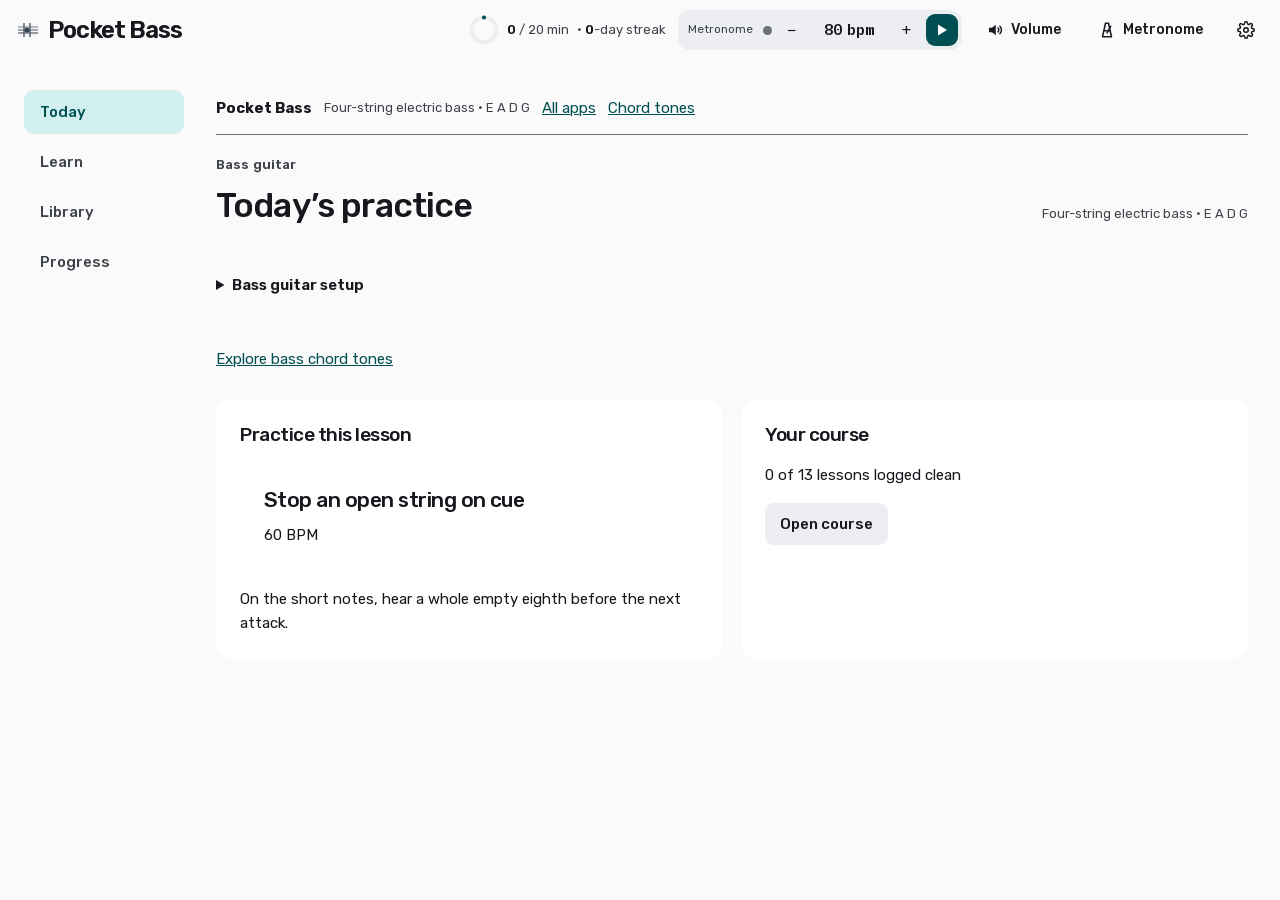
<file: bass/index.html>
<!doctype html>
<html lang="en" data-instrument="bass">
<head>
<meta charset="utf-8">
<meta name="viewport" content="width=device-width,initial-scale=1,viewport-fit=cover">
<meta name="description" content="Electric bass lessons, chord-tone ear training and bass song tabs.">
<style>:root{color-scheme:light;padding-top:env(safe-area-inset-top,0px);padding-bottom:env(safe-area-inset-bottom,0px)}body{margin:0;font:14px system-ui,sans-serif}img{max-width:100%}[hidden]{display:none!important}</style>
<link rel="manifest" href="manifest.webmanifest">
<meta name="theme-color" content="#fafafa" media="(prefers-color-scheme: light)">
<meta name="theme-color" content="#08090b" media="(prefers-color-scheme: dark)">
<link rel="apple-touch-icon" href="../apple-touch-icon.png">
<link rel="icon" type="image/png" href="../icon-192.png">
<meta name="apple-mobile-web-app-capable" content="yes">
<meta name="mobile-web-app-capable" content="yes">
<title>Pocket Bass</title>
</head>
<body>

<meta name="claude:viewport-fit-sides" content="cover">
<link rel="stylesheet" href="../shared/practice.css">

<header class="top pad" id="top">
  <div class="volpop" id="volPop" role="dialog" aria-labelledby="volTitle" hidden>
    <div class="vhd"><h2 id="volTitle">Volume</h2><div class="row"><button class="btn vmute" id="vMute" type="button" aria-pressed="false">Mute</button><button class="iconbtn" id="vClose" type="button" aria-label="Close volume">✕</button></div></div>
    <div class="vrow"><span>Master</span><input type="range" class="vctl" data-ch="master" min="0" max="100" step="1" aria-label="Master volume"><b class="vval" data-ch="master"></b></div>
    <div class="vrow"><span>Notes &amp; tones</span><input type="range" class="vctl" data-ch="notes" min="0" max="150" step="1" aria-label="Notes and tones volume"><b class="vval" data-ch="notes"></b></div>
    <div class="vrow"><span>Click &amp; drums</span><input type="range" class="vctl" data-ch="click" min="0" max="150" step="1" aria-label="Click and drums volume"><b class="vval" data-ch="click"></b></div>
    <div class="vactions"><button class="btn" id="vTest" type="button">Test mix</button><button class="btn" id="vReset" type="button" title="Set Master to 80%, Notes to 100% and Click to 100%">Reset levels</button></div>
    <p class="small muted" id="vSoundStatus" role="status"></p>
    <p class="small muted">Notes and tones covers exercises, chord previews, ear training and drones. Click and drums covers the metronome, count-ins and drum backing. Press M anywhere to mute.</p>
  </div>
  <div class="inner">
    <div class="brand">
      <svg width="24" height="24" viewBox="0 0 24 24" aria-hidden="true"><rect x="2" y="5" width="20" height="14" rx="3" fill="var(--wood)"/><line x1="8" y1="5" x2="8" y2="19" stroke="var(--fret)" stroke-width="1.5"/><line x1="14" y1="5" x2="14" y2="19" stroke="var(--fret)" stroke-width="1.5"/><line x1="2" y1="9" x2="22" y2="9" stroke="var(--string)" stroke-width=".8"/><line x1="2" y1="12" x2="22" y2="12" stroke="var(--string)" stroke-width="1"/><line x1="2" y1="15" x2="22" y2="15" stroke="var(--string)" stroke-width="1.2"/><circle cx="11" cy="12" r="2.6" fill="var(--root)"/></svg>
      <span class="bname">Pocket Bass</span>
    </div>
    <div class="hstat" title="Practice today">
      <svg width="30" height="30" viewBox="0 0 36 36" aria-hidden="true"><circle cx="18" cy="18" r="15" fill="none" stroke="var(--surface-2)" stroke-width="5"/><circle id="hdrRing" cx="18" cy="18" r="15" fill="none" stroke="var(--accent)" stroke-width="5" stroke-linecap="round" stroke-dasharray="0 100" transform="rotate(-90 18 18)"/></svg>
      <span><b id="hdrMin">0</b><span class="hgoal"> / <span id="hdrGoal">20</span></span> min</span>
      <span class="hide-sm">· <b id="hdrStreak">0</b>-day streak</span>
    </div>
    <div class="pill" id="routinePill" hidden>
      <button id="rpOpen" type="button"><span class="rp-action">Open block ↗</span><span id="rpText">Warm-up</span></button><span id="rpTime" class="mono" aria-label="Block time remaining">2:00</span>
      <button id="rpPause" type="button">Pause</button>
      <button id="rpSkip" type="button">Skip</button>
      <button id="rpStop" type="button" aria-label="End routine">End</button>
    </div>
    <div class="mini" aria-label="Playback controls"><span id="miniContext" class="mini-context">Metronome</span>
      <span class="pulse" id="pulse" aria-hidden="true"></span>
      <button type="button" id="miniMinus" aria-label="Slower">−</button>
      <button type="button" class="bpm" id="miniBpm" title="Open metronome">80 bpm</button>
      <button type="button" id="miniPlus" aria-label="Faster">+</button>
      <button type="button" class="play" id="miniPlay" aria-label="Start metronome"><svg width="14" height="14" viewBox="0 0 14 14" aria-hidden="true"><path id="miniIcon" d="M3 1.5v11l9-5.5z" fill="currentColor"/></svg></button>
    </div>
    <button class="iconbtn volbtn" id="volBtn" type="button" aria-label="Volume" aria-expanded="false" aria-controls="volPop" title="Volume (M to mute)"><svg width="18" height="18" viewBox="0 0 24 24" fill="none" stroke="currentColor" stroke-width="2" stroke-linecap="round" stroke-linejoin="round" aria-hidden="true"><path d="M4 9h4l5-4v14l-5-4H4z" fill="currentColor" stroke="none"/><path class="vw1" d="M16 9.5a3.5 3.5 0 0 1 0 5"/><path class="vw2" d="M18.5 7a7 7 0 0 1 0 10"/><path class="vx" d="M16 9l5 6M21 9l-5 6"/></svg><span class="vlabel">Volume</span></button>
    <button class="iconbtn toolbtn" type="button" data-go="tuner" aria-label="Tuner" title="Tuner and drone"><svg width="18" height="18" viewBox="0 0 24 24" fill="none" stroke="currentColor" stroke-width="2" stroke-linecap="round" stroke-linejoin="round" aria-hidden="true"><path d="M8.5 2v6.5a3.5 3.5 0 0 0 7 0V2"/><path d="M12 12v10"/><path d="M9.5 22h5"/></svg><span class="tlabel">Tuner</span></button>
    <button class="iconbtn toolbtn" type="button" data-go="metronome" aria-label="Metronome" title="Metronome"><svg width="18" height="18" viewBox="0 0 24 24" fill="none" stroke="currentColor" stroke-width="2" stroke-linecap="round" stroke-linejoin="round" aria-hidden="true"><path d="M10 3h4l4 18H6z"/><path d="M12 16l5-9"/><path d="M8.5 13h7"/></svg><span class="tlabel">Metronome</span></button>
    <button class="iconbtn" id="openSettings" type="button" aria-label="Settings"><svg width="18" height="18" viewBox="0 0 24 24" fill="none" stroke="currentColor" stroke-width="2" aria-hidden="true"><circle cx="12" cy="12" r="3"/><path d="M19.4 15a1.7 1.7 0 0 0 .3 1.8l.1.1a2 2 0 1 1-2.8 2.8l-.1-.1a1.7 1.7 0 0 0-1.8-.3 1.7 1.7 0 0 0-1 1.5V21a2 2 0 1 1-4 0v-.1a1.7 1.7 0 0 0-1.1-1.5 1.7 1.7 0 0 0-1.8.3l-.1.1a2 2 0 1 1-2.8-2.8l.1-.1a1.7 1.7 0 0 0 .3-1.8 1.7 1.7 0 0 0-1.5-1H3a2 2 0 1 1 0-4h.1a1.7 1.7 0 0 0 1.5-1.1 1.7 1.7 0 0 0-.3-1.8l-.1-.1a2 2 0 1 1 2.8-2.8l.1.1a1.7 1.7 0 0 0 1.8.3H9a1.7 1.7 0 0 0 1-1.5V3a2 2 0 1 1 4 0v.1a1.7 1.7 0 0 0 1 1.5 1.7 1.7 0 0 0 1.8-.3l.1-.1a2 2 0 1 1 2.8 2.8l-.1.1a1.7 1.7 0 0 0-.3 1.8V9a1.7 1.7 0 0 0 1.5 1H21a2 2 0 1 1 0 4h-.1a1.7 1.7 0 0 0-1.5 1z"/></svg></button>
  </div>
</header>
<nav class="tabs pad" aria-label="Main navigation">
  <div class="inner" role="tablist">
    <button class="tab" role="tab" data-tab="today">Today</button>
    <button class="tab" role="tab" data-tab="learn">Learn</button>
    <button class="tab" role="tab" data-tab="library">Library</button>
    <button class="tab" role="tab" data-tab="progress">Progress</button>
  </div>
</nav>

<main class="pad">
<div class="inner">

<div class="studio-bar"><label for="studioPicker">Instrument</label><select id="studioPicker"><option value="guitar">Guitar</option><option value="bass">Bass guitar</option><option value="drums">Drums</option></select><span id="studioDesc" class="small muted"></span></div>
<section id="studioPage" class="view" hidden></section>
<nav id="libraryNav" class="row" aria-label="Library sections" hidden><button class="btn" type="button" data-go="library">All</button><button class="btn" type="button" data-go="songs">Riffs</button><button class="btn" type="button" data-go="voicings">Chord Shapes</button><button class="btn" type="button" data-go="explorer">Scales</button><button class="btn" type="button" data-go="rhythm">Rhythm</button><button class="btn" type="button" data-go="exercises">Exercises</button><button class="btn" type="button" data-go="fretboard">Fretboard</button><button class="btn" type="button" data-go="ear">Ear training</button></nav>
<section class="view" id="view-library" hidden>
  <div class="vhead"><h2>What do you want to work on?</h2><p class="small muted">Explore a sound, practice a skill, or add something to your daily focus.</p></div>
  <div class="card stack" id="essCard"></div>
  <details class="skipped-folder" id="savedPractice" hidden><summary>Saved practice spots <span id="savedPracticeCount"></span></summary><div class="stack" id="savedPracticeList"></div></details>
  <details class="skipped-folder" id="skippedExercises"><summary>Skipped exercises <span id="skippedCount"></span></summary><div class="stack" id="skippedList"></div></details>
  <div class="excards">
    <button class="excard" type="button" data-go="songs"><h3>Riffs</h3><span>Learn real songs from alternative, Midwest emo, indie and shoegaze. Find a riff for your tuning, starting with E standard.</span></button>
    <button class="excard" type="button" data-go="voicings"><h3>Chord Shapes</h3><span>Open-string clusters, modal colors and compact extensions. Hear a sound, then use it in a study.</span></button>
    <button class="excard" type="button" data-go="explorer"><h3>Scales</h3><span>Understand a scale across the neck and hear its sound over a drone.</span></button>
    <button class="excard" type="button" data-go="rhythm"><h3>Rhythm</h3><span>Subdivisions, strumming, chugs, syncopation, odd meters and dotted-8th delay rhythms.</span></button>
    <button class="excard" type="button" data-go="exercises"><h3>Exercises</h3><span>Guided workouts for changes, fretboard fluency, arpeggios and technique.</span></button>
    <button class="excard" type="button" data-go="fretboard"><h3>Fretboard</h3><span>Find notes and intervals, with extra practice for your weak spots.</span></button>
    <button class="excard" type="button" data-go="ear"><h3>Ear training</h3><span>Recognize scale degrees, intervals and chord qualities by sound.</span></button>
  </div>
</section>
<section class="view" id="view-bass" hidden></section>
<section class="view" id="view-drums" hidden></section>
<section class="view" id="view-songs" hidden>
  <div class="vhead"><div class="stack" style="gap:8px"><span class="label">Song repertoire</span><h2>Riffs</h2></div><p class="small muted">Guitar parts worth learning, from Midwest emo to shoegaze. Start in E standard, save a few for practice, and open the tabs on Songsterr.</p></div>
  <div class="riff-filters">
    <label class="f riff-search"><span>Find a riff</span><input id="riffSearch" type="search" placeholder="Song, artist or technique" autocomplete="off"></label>
    <label class="f"><span>Tuning</span><select id="riffTuning"></select></label>
    <button class="btn" type="button" id="riffSaved" aria-pressed="false">☆ Saved <span id="riffSavedCount">0</span></button>
  </div>
  <div class="riff-genres" id="riffGenres" role="group" aria-label="Riff genre"></div>
  <div class="riff-summary"><p class="small muted" id="riffCount" role="status" aria-live="polite"></p><button class="linkbtn" type="button" id="riffReset" hidden>Reset filters</button></div>
  <div class="riff-list" id="riffList"></div>
  <div class="riff-empty stack" id="riffEmpty" hidden><h3 id="riffEmptyTitle"></h3><p class="small muted" id="riffEmptyText"></p><button class="btn" type="button" id="riffShowAll">Show all tunings</button></div>
  <p class="small muted riff-source-note">Tuning is for the linked guitar part; other parts or versions may differ. Tabs open in a new tab on Songsterr and need an internet connection. Your saved list stays here.</p>
</section>
<section class="view" id="view-progress" hidden>
  <div class="vhead"><h2>Your progress</h2><p class="small muted">Return to a previous attempt, review what is due, and see how your playing develops.</p></div>
  <div class="stats">
    <div class="stat"><svg width="46" height="46" viewBox="0 0 36 36" aria-hidden="true"><circle cx="18" cy="18" r="15" fill="none" stroke="var(--surface-2)" stroke-width="4.5"/><circle id="bigRing" cx="18" cy="18" r="15" fill="none" stroke="var(--accent)" stroke-width="4.5" stroke-linecap="round" stroke-dasharray="0 100" transform="rotate(-90 18 18)"/></svg><div><div class="v" id="stToday">0</div><div class="k">minutes today</div></div></div>
    <div class="stat"><div><div class="v" id="stStreak">0</div><div class="k">day streak</div></div></div>
    <div class="stat"><div><div class="v" id="stWeek">0</div><div class="k">minutes this week</div></div></div>
    <div class="stat"><div><div class="v" id="stTotal">0</div><div class="k">hours all time</div></div></div>
  </div>
  <div class="card stack"><h3>Last 7 days</h3><svg id="weekChart" class="weekchart" viewBox="0 0 320 150" width="100%" role="img" aria-label="Minutes practiced over the last seven days"></svg></div>
  <div id="bandProgress" class="card stack" hidden></div>
  <div class="card stack"><h3>Practice history</h3><div id="progressHistory" class="stack"></div></div>
</section>

<!-- TODAY -->
<section class="view" id="view-today">
  <div class="vhead">
    <div class="stack" style="gap:4px"><span class="label" id="todayDate">Today</span><h2>Guitar practice</h2></div>
    <p class="muted small">Choose your time and focus. Your session connects reviews, focused practice and a musical application. Each block opens the right material; move on when you are ready.</p>
  </div>
  <div id="guitarSetup"></div>
  <div class="card practice-resume" id="practiceResume" hidden></div>
  <div class="grid">
    <div class="card stack">
      <div class="row" style="justify-content:space-between"><h3>Routine</h3><span class="small muted" id="rtDone"></span></div>
      <div class="row"><label class="f"><span>Time today (minutes)</span><input id="rtMinutes" type="number" min="5" max="90" step="1"></label><label class="f" style="flex:1;min-width:160px"><span>My focus</span><select id="rtFocus"></select></label></div>
      <div class="seg" id="rtSeg"></div>
      <div class="row"><button class="btn primary big" id="rtStart" type="button">Start my session</button><span class="small muted" id="rtHint"></span></div>
      <details id="rtPreview"><summary>Preview session plan</summary><ul class="blocks" id="rtBlocks"></ul></details>
      <div id="jBox" class="stack" style="gap:6px"></div>
    </div>
    <div class="card stack">
      <h3>Continue learning</h3>
      <div id="continueLearn" class="stack"></div>
      <div id="dueBox" class="stack" style="gap:8px"></div>
    </div>
    <div class="card stack">
      <div class="row" style="justify-content:space-between"><h3>Exercises up next</h3><button class="btn" type="button" data-go="exercises">All exercises</button></div>
      <span class="small muted" id="upNextSum"></span>
      <div id="upNext"></div>
    </div>
    <div class="card stack">
      <h3>Focus next</h3>
      <div id="weakList"></div>
    </div>
  </div>
  <details class="card">
    <summary>How practice works</summary>
    <ul class="method small">
      <li><b>New material in one block, review mixed together.</b> Today's plan gives one new exercise step a solid block of repetition, then mixes short reviews of different skills. In studies with clarinetists, mixing exercises held up better than repeating one at a time when players were tested later, even though most players preferred blocked practice (<a href="https://digitalcommons.georgiasouthern.edu/music-facpubs/2" target="_blank" rel="noopener">Stambaugh, 2011</a>; <a href="https://www.frontiersin.org/articles/10.3389/fpsyg.2016.01251/full" target="_blank" rel="noopener">Carter and Grahn, 2016</a>). Results depend on the task: <a href="https://journals.sagepub.com/doi/full/10.1177/00224294231222801" target="_blank" rel="noopener">Mathias and Goldman, 2025</a> found better retention with blocked practice of difficult violin excerpts. Use focused repetition for an unfamiliar task and manageable contrasts as it becomes comfortable.</li>
      <li><b>Clean runs, not just more runs.</b> In a study of advanced pianists, total practice time and repetitions didn't predict next-day performance. The best players fixed errors on the spot, changed tempo on purpose and repeated a passage until it stayed right (<a href="https://cml.music.utexas.edu/research/music-teaching-and-learning" target="_blank" rel="noopener">Duke, Simmons and Cash, 2009</a>). The two-clean-run rule and slowdown of about 10% are practical defaults inspired by this approach, rather than experimentally established thresholds. In technical steps, the tempo rises after two clean runs, and "Practice" lets you loop just the bar that breaks, then put it back into the whole step.</li>
      <li><b>Listen before you play.</b> Musicians who heard a model before practicing improved more during practice and overnight (<a href="https://scholars.ttu.edu/en/publications/effects-of-model-performances-on-music-skill-acquisition-and-over-5" target="_blank" rel="noopener">Cash and colleagues</a>). New steps suggest one "Listen first" pass.</li>
      <li><b>Spaced, cold reviews.</b> How you play during practice is a poor guide to what you'll keep (<a href="https://pubmed.ncbi.nlm.nih.gov/25910388/" target="_blank" rel="noopener">Soderstrom and Bjork, 2015</a>). Finished steps and passed units come back after 1, 3, 7, 16 and 35 days, with a first-play check before listening or rehearsal. Prepared attempts return tomorrow. These day intervals are practical defaults, rather than a validated guitar-specific schedule. Spacing reviews out helps long-term memory, and the best gap grows the longer you want to remember something (<a href="https://pubmed.ncbi.nlm.nih.gov/19076480/" target="_blank" rel="noopener">Cepeda et al., 2008</a>). Recalling from memory also beats re-reading (<a href="https://applied-science-cisdev.sites.olt.ubc.ca/files/2018/06/retrieval-and-spacing.pdf" target="_blank" rel="noopener">Karpicke and Roediger</a>).</li>
      <li><b>Focus on the sound.</b> Musicians played more expressively, and no less accurately, when they focused on the sound they were making instead of their finger movements (<a href="https://oasis.library.unlv.edu/kns_fac_articles/224" target="_blank" rel="noopener">Mornell and Wulf, 2018</a>). Each exercise gives one listening cue.</li>
      <li><b>Write your own, inside limits.</b> Popular musicians learn by ear and by making their own music alongside practice (<a href="https://www.ucl.ac.uk/ioe/research-projects/2017/jun/adapting-popular-musicians-practices-classroom" target="_blank" rel="noopener">Lucy Green</a>). Every voicing ends with a "Your riff" step, and a small constraint helps you avoid falling back on old habits.</li>
      <li><b>Plan, then reflect.</b> Musicians who were taught to set a goal and check their own progress improved more in the same practice time (<a href="https://bulletproofmusician.com/research-tested-practice-strategies-that-will-help-you-learn-new-&" target="_blank" rel="noopener">Miksza</a>). After a routine, write one line about what to fix next time; it shows up at the start of your next session.</li>
      <li><b>Ears in context.</b> Scale-degree training plays a cadence first, then the note, then resolves it home. It's the approach popularized by the <a href="https://apps.apple.com/app/id1088761926" target="_blank" rel="noopener">Functional Ear Trainer</a> app.</li>
    </ul>
  </details>
</section>



<!-- LEARN -->
<section class="view" id="view-learn" hidden>
  <div id="lnPath" class="stack" style="gap:16px">
    <div class="vhead"><div class="stack" style="gap:4px"><span class="label">Guitar learning path</span><h2>Fretboard mastery</h2></div><p class="muted small">Nine units that build on each other, from naming every note to voicings for writing your own riffs. Each unit has short lessons with diagrams, a 10-question check (8 to pass, with an explanation after every answer, and a couple of questions from earlier units), and the drills and exercises that make it automatic. Passed units come back as short mixed reviews, spaced further apart each time you get them right.</p></div>
    <div id="lnReview"></div>
    <ol class="path" id="lnUnits"></ol>
  </div>
  <div id="lnUnit" class="stack" hidden>
    <div class="row" style="justify-content:space-between"><button class="btn" id="lnBack" type="button">← All units</button><span class="small muted" id="lnUnitNo"></span></div>
    <div class="card stack">
      <div class="stack" style="gap:2px"><h2 id="lnTitle">Unit</h2><p class="small muted" id="lnSum"></p></div>
      <div class="seg" id="lnTabs"><button type="button" data-v="lesson">Lesson</button><button type="button" data-v="quiz">Check</button><button type="button" data-v="practice">Practice</button></div>
      <div id="lnLesson" class="stack">
        <div class="row" style="justify-content:space-between"><span class="label" id="lnCardNo"></span><span class="lndots" id="lnDots"></span></div>
        <h3 id="lnCardTitle"></h3>
        <div class="lnbody" id="lnCardBody"></div>
        <div class="scroll-x"><div id="lnBoard"></div></div>
        <div class="legend" id="lnLegend"></div>
        <div class="row"><button class="btn" id="lnPrev" type="button">Back</button><button class="btn primary" id="lnNext" type="button">Next</button></div>
      </div>
      <div id="lnQuiz" class="stack" hidden>
        <div class="prompt"><div class="q" id="qzQ"></div><div class="scorebar" id="qzScore"></div></div>
        <div class="scroll-x qzwrap" id="qzBoardWrap"><div id="qzBoard"></div></div>
        <p class="small muted" id="qzHint" style="text-align:center"></p>
        <div class="ansbtns" id="qzAns"></div>
        <div class="qzfb" id="qzFb"></div>
        <div class="row" style="justify-content:center"><button class="btn" id="qzSkip" type="button">Show me</button><button class="btn primary" id="qzNext" type="button" hidden>Next question</button></div>
        <div class="row" style="justify-content:center" id="qzEndBtns"></div>
      </div>
      <div id="lnPractice" class="stack" hidden></div>
    </div>
  </div>
</section>

<!-- EXERCISES -->
<section class="view" id="view-exercises" hidden>
  <div id="exLib" class="stack" style="gap:16px">
    <div class="vhead"><div class="stack" style="gap:4px"><span class="label">Play along</span><h2>Exercises</h2></div><p class="muted small">Workouts for knowing the neck in any key, connecting it with technique and chord tones, and turning it into riffs, plus a play-along for every voicing. Scale workouts live under Library → <button class="linkbtn" type="button" data-go="explorer">Scales</button>, bundled with each scale. Each one shows exactly what to play, note by note, in time. Most work in any key: pick one, or let it move up a 4th every loop until you've played it in all 12. Rate every run and the tempo climbs toward the goal.</p></div>
    <label class="f catalog-search"><span>Find an exercise</span><input type="search" id="exSearch" maxlength="120" placeholder="Search a technique, chord or skill…" autocomplete="off"></label>
    <div id="exRecent" class="stack" style="gap:14px"></div>
    <div id="exList" class="stack" style="gap:18px"></div>
    <div id="exHist" class="stack" style="gap:14px" hidden></div>
    <p class="small muted"><button class="linkbtn" type="button" data-go="progress" id="exHistSum">Run history</button></p>
  </div>
  <div id="exPlayer" class="stack" hidden>
    <div class="row" style="justify-content:space-between"><button class="btn" id="pBack" type="button">← All exercises</button><span class="row" style="gap:10px"><span class="small muted" id="pCat"></span><button class="btn" id="pFocusPick" type="button" aria-pressed="false">Make my focus</button><button class="btn" id="pSkip" type="button" aria-pressed="false">Too easy — skip</button><button class="btn favbtn" id="pFav" type="button" aria-pressed="false">☆ Favorite</button></span></div>
    <div class="card stack practice-workspace">
      <h2 id="pTitle">Exercise</h2>
      <div class="practice-layout">
        <div class="practice-stage stack">
          <div class="row" id="pKeyRow" hidden><label class="f" style="flex-direction:row;align-items:center;gap:6px"><span>Key</span><select id="pKey"></select></label><button class="btn" id="pRandKey" type="button">Random key</button></div>
          <div class="steps" id="pSteps"></div>
          <p class="practice-instruction"><b id="pStepName"></b> <span class="muted" id="pStepDesc"></span></p>
          <div class="ptrans">
            <button class="btn primary big" id="pPlay" type="button">Play</button>
            <button class="btn" id="pRestart" type="button" title="Return to the beginning of this step">↶ Restart</button>
            <button class="btn" id="pListen" type="button" title="Hear and watch one pass without playing">Listen first</button>
            <div class="ptempo"><button class="round sm" id="pSlower" type="button" aria-label="Slower">−</button><div><div><button class="bpmtap mono" id="pBpm" type="button" title="Tap to type a tempo">60</button><input class="bpmin mono" id="pBpmIn" type="number" inputmode="numeric" min="30" max="260" aria-label="Tempo in bpm" hidden> <span class="small muted">bpm · goal <button class="bpmtap goaltap mono" id="pGoal" type="button" title="Tap to change the goal tempo">90</button><span id="pOver"></span></span></div><div class="tbar"><i id="pTempoBar"></i></div></div><button class="round sm" id="pFaster" type="button" aria-label="Faster">+</button></div>
          </div>
          <div class="goaled" id="pGoalEd" hidden>
            <label class="f" style="flex-direction:row;align-items:center;gap:6px"><span>Goal tempo</span><input class="bpmin mono" id="pGoalIn" type="number" inputmode="numeric" min="40" max="260"> <span class="small muted">bpm</span></label>
            <label class="toggle"><input type="checkbox" id="pGoalAll"> All steps of this exercise</label>
            <button class="btn primary" id="pGoalSave" type="button">Set goal</button><button class="btn" id="pGoalReset" type="button">Default</button><button class="btn" id="pGoalCancel" type="button">Cancel</button>
            <span class="small muted" id="pGoalNote"></span>
          </div>
          <div class="pctl" id="pCtl">
            <div class="pctl-row" role="group" aria-label="Playback"><span class="pctl-lab">Play</span>
              <label class="chip"><input type="checkbox" id="pLoop"> Loop</label>
              <label class="chip" title="Count four beats, then start from the beginning of the selected beat"><input type="checkbox" id="pCount"> Count-in</label>
              <label class="chip"><input type="checkbox" id="pClick"> Click</label>
              <label class="chip" id="pGuideChip"><input type="checkbox" id="pGuide"> Notes</label>
              <label class="chip" title="Speed up 4 bpm every loop"><input type="checkbox" id="pLadder"> +4 bpm / loop</label>
              <label class="chip" id="pKeyCycleChip" title="Move up a 4th every loop to play through all 12 keys"><input type="checkbox" id="pKeyCycle"> New key / loop</label>
            </div>
            <div class="pctl-row" role="group" aria-label="Display"><span class="pctl-lab">Show</span>
              <div class="seg pseg" id="pLabSeg"><button type="button" data-v="finger">None</button><button type="button" data-v="degree">Degrees</button><button type="button" data-v="chord">Chord tones</button><button type="button" data-v="note">Notes</button></div>
              <select id="pLab" hidden aria-hidden="true" tabindex="-1"><option value="finger">None</option><option value="degree">Scale degrees</option><option value="chord">Chord tones</option><option value="note">Note names</option></select>
              <label class="chip" title="Small finger numbers next to each note"><input type="checkbox" id="pFingers" aria-describedby="pFingerHint"> Show fingers</label>
            </div>
          </div>
          <div class="tab-bar-nav"><span class="small muted">Bars</span><div class="bar-strip" id="pBars" role="group" aria-label="Jump to a bar"></div></div>
          <div class="hw"><canvas id="pCanvas" tabindex="0" aria-describedby="pTabHint pSelection" role="img" aria-label="Exercise tab. Click a note to start there. Drag to select notes. Scroll horizontally to move through the exercise."></canvas><div class="tab-scroll"><input type="range" id="pScroll" min="0" max="4" step="0.01" value="0" aria-label="Tab view position"></div></div>
          <div class="tab-navigation small muted"><span id="pTabHint">Click to position · drag to select · Space play / pause</span><span class="row" style="gap:6px;align-items:center"><span id="pPosition"></span><button class="btn sm" id="pPrev" type="button" aria-label="Previous note" title="Previous note (left arrow)">◀</button><button class="btn sm" id="pNext" type="button" aria-label="Next note" title="Next note (right arrow)">▶</button></span></div>
          <div class="tab-selection"><div class="tab-selection-info" id="pSelection" role="status" aria-live="polite"></div><button class="linkbtn" type="button" id="pClearSelection" hidden>Clear selection</button></div>
          <div class="finger-legend small muted" id="pFingerHint" aria-label="Fretting hand finger key" hidden></div>
          <div class="pstatus small muted" id="pStatus"></div>
          <p class="small pfocus" id="pFocus"></p>
          <div class="scroll-x"><div id="pBoard"></div></div>
          <details class="practice-help"><summary>Notation &amp; keyboard shortcuts</summary><div class="legend"><span><i style="background:var(--warn)"></i>Play now</span><span><i style="background:var(--surface);border:1.5px solid var(--ink)"></i>Next</span><span><i style="background:var(--wood-2);border:1px solid var(--fret)"></i>Rest of the shape</span><span>Above the tab: bracket = downstroke, V = upstroke, h = hammer-on, p = pull-off, sl = slide, PM = palm mute, ~ = tremolo-arm glide, &gt; = accent, faint dashed arrow = air strum (move but miss), ✕ = muted chuck, dashed box = delay echo. Counts under the tab: 1 e &amp; a</span></div><p class="small muted kbdhint">Keys: <kbd>Space</kbd> play / pause · <kbd>Home</kbd> restart · <kbd>1</kbd> Clean · <kbd>2</kbd> Almost · <kbd>3</kbd> Messy · <kbd>L</kbd> listen first · <kbd>←</kbd> <kbd>→</kbd> step through notes · <kbd>M</kbd> mute</p></details>
        </div>
        <aside class="practice-aside stack" aria-label="Practice guidance and settings">
          <div class="feedback" id="pFeedback" role="group" aria-label="Rate the last run">
            <span class="label">Rate the last run</span>
            <button class="btn" id="pClean" type="button">Clean</button>
            <button class="btn" id="pAlmost" type="button">Almost</button>
            <button class="btn" id="pMessy" type="button">Messy</button>
            <button class="btn primary" id="pNextStep" type="button" hidden>Next step →</button>
            <span class="small muted" id="pBest"></span>
          </div>
          <details class="practice-help"><summary id="pCriteriaTitle">What counts as clean?</summary><p class="small muted" id="pCrit"><b>Clean</b>: no stops, every note lands with the click (one tiny slip is fine). <b>Almost</b>: kept going, a few notes off. <b>Messy</b>: stopped or lost the beat. Two clean runs in a row move the tempo up.</p></details>
          <div class="practice-tip"><p class="small"><b>Tip:</b> <span id="pTip"></span></p></div>
          <details class="practice-help"><summary>About this exercise</summary><p class="small muted" id="pAbout"></p><div id="pLesson"></div></details>
          <details class="phist" id="pHistWrap"><summary><b>Your history</b> <span class="small muted" id="pHistSum"></span></summary><div id="pHist" class="stack" style="gap:6px;margin-top:8px"></div></details>
        </aside>
      </div>
    </div>
  </div>
</section>


<!-- VOICINGS -->
<section class="view" id="view-voicings" hidden>
  <div class="stack chord-reference">
    <div class="vhead"><div><span class="label">Voicings worth discovering</span><h2>Chord Shapes</h2></div><p class="muted small">Hear a new color, follow the voice that gives it character, then develop it into a part.</p></div>
    <div class="chord-mode"><div class="seg chord-groups" id="chordGroup" aria-label="Chord shape group"><button type="button" data-group="open">Open chords</button><button type="button" data-group="movable">Movable shapes</button></div><p class="small muted" id="chordGroupHint"></p></div>
    <div class="card chord-controls"><label class="f"><span>Root</span><select id="chordRoot"></select></label><label class="f"><span>Genre</span><select id="chordGenre"></select></label><label class="f"><span>Diagram labels</span><select id="chordLabels"><option value="finger">Fingers</option><option value="note">Notes</option><option value="degree">Chord degrees</option></select></label></div>
    <div class="chord-summary"><h2 id="chordName"></h2><span class="small muted" id="chordCount" aria-live="polite"></span></div>
    <div class="finger-legend small muted" id="chordLegend"></div>
    <div id="chordCards" class="stack">
      <div id="chordGrid" class="chord-grid"></div>
      <details id="chordExtras" class="chord-extras"><summary id="chordExtrasSummary"></summary><div id="chordExtraGrid" class="chord-grid"></div></details>
      <div class="vo-empty" id="chordEmpty" hidden></div>
    </div>
    <p class="small muted">Standard tuning · O = open string · × = skip this string · A bar holds several strings with one finger. Genre tags suggest musical uses. Fingerings are suggestions.</p>
    <p class="small muted">Ready to play them in time? <button class="linkbtn" data-go="exercises" type="button">Open Exercises →</button></p>
  </div>
</section>

<!-- METRONOME -->
<section class="view" id="view-metronome" hidden>
  <div class="vhead"><h2>Metronome</h2><p class="muted small">Space bar starts and stops it from any tab. Tap a beat dot to change its accent: strong, medium, normal, silent.</p></div>
  <div class="metro-main">
    <div class="card">
      <div class="bpmrow">
        <button class="round" id="mMinus" type="button" aria-label="Slower by 1">−</button>
        <div><div class="bpmbig" id="bpmBig">80</div><div class="tempo-name" id="tempoName">Andante</div></div>
        <button class="round" id="mPlus" type="button" aria-label="Faster by 1">+</button>
      </div>
      <input type="range" id="bpmSlider" min="30" max="260" step="1" value="80" aria-label="Tempo" style="margin-top:14px">
      <div class="row" style="justify-content:center;margin-top:8px">
        <button class="btn" id="mMinus5" type="button">−5</button>
        <button class="btn" id="mTap" type="button">Tap tempo</button>
        <button class="btn" id="mPlus5" type="button">+5</button>
      </div>
      <div class="beats" id="beats"></div>
      <div class="barinfo" id="barInfo">Stopped</div>
      <button class="btn primary big playbig" id="mPlay" type="button">Start</button>
    </div>
    <div class="card stack">
      <label class="f"><span>Time signature</span>
        <select id="mSig"><option>2/4</option><option>3/4</option><option selected>4/4</option><option>5/4</option><option>6/8</option><option>7/8</option></select></label>
      <div class="f"><span class="small muted" style="font-weight:500">Subdivision</span>
        <div class="seg" id="mSub"><button data-v="1" type="button">Beats</button><button data-v="2" type="button">8ths</button><button data-v="3" type="button">Triplets</button><button data-v="4" type="button">16ths</button></div></div>
      <div class="f"><span class="small muted" style="font-weight:500">Sound</span>
        <div class="seg" id="mSound"><button data-v="click" type="button">Click</button><button data-v="wood" type="button">Wood</button><button data-v="beep" type="button">Beep</button><button data-v="drums" type="button">Drums</button></div></div>
      <label class="f" id="mDrumWrap"><span>Drum beat</span>
        <select id="mDrum"><option value="rock">Rock</option><option value="half">Half-time</option><option value="four">Four on the floor</option><option value="funk">Funk</option><option value="shuffle">Shuffle (blues)</option></select></label>
      <label class="f"><span>Swing <b class="mono" id="mSwingV">0%</b></span><input type="range" id="mSwing" min="0" max="100" step="5" value="0"></label>
      <label class="toggle"><input type="checkbox" id="mCount"> One-bar count-in</label>
    </div>
  </div>
  <div class="grid">
    <div class="card stack">
      <div class="row" style="justify-content:space-between"><h3>Speed trainer</h3><label class="toggle"><input type="checkbox" id="trOn"> On</label></div>
      <p class="small muted">Starts slow and speeds up automatically. Stay just below the speed where you get sloppy.</p>
      <div class="row">
        <label class="f"><span>From</span><input type="number" id="trStart" min="30" max="260"></label>
        <label class="f"><span>To</span><input type="number" id="trTarget" min="30" max="260"></label>
        <label class="f"><span>+ bpm</span><input type="number" id="trStep" min="1" max="20"></label>
        <label class="f"><span>Every (bars)</span><input type="number" id="trEvery" min="1" max="32"></label>
      </div>
    </div>
    <div class="card stack">
      <div class="row" style="justify-content:space-between"><h3>Gap trainer</h3><label class="toggle"><input type="checkbox" id="gpOn"> On</label></div>
      <p class="small muted">The click drops out for a few bars. Keep playing in time and check that you land together when it comes back.</p>
      <div class="row">
        <label class="f"><span>Play bars</span><input type="number" id="gpPlay" min="1" max="16"></label>
        <label class="f"><span>Silent bars</span><input type="number" id="gpMute" min="1" max="16"></label>
      </div>
    </div>
  </div>
  <div class="card stack">
    <div class="row" style="justify-content:space-between"><h3>Tempo log</h3><span class="small muted">Log the fastest tempo you can play cleanly 3 times in a row.</span></div>
    <div class="tlog" id="tlog"></div>
    <div class="row"><input type="text" id="tlNew" placeholder="New exercise, like Spider walk" style="flex:1;min-width:180px"><button class="btn" id="tlAdd" type="button">Add exercise</button></div>
  </div>
</section>

<!-- FRETBOARD -->
<section class="view" id="view-fretboard" hidden>
  <div class="vhead"><h2>Fretboard trainer</h2><p class="muted small">Notes you miss or answer slowly come up more often. A note counts as learned after you get it right quickly a few times.</p></div>
  <div class="card stack">
    <div class="seg" id="fMode"><button data-v="find" type="button">Find the note</button><button data-v="name" type="button">Name the note</button><button data-v="iv" type="button">Intervals</button><button data-v="all" type="button">Find them all</button><button data-v="heat" type="button">Progress map</button></div>
    <div class="row" id="fOpts">
      <span class="small muted">Strings</span><span class="row" id="fStr" style="gap:4px"></span>
      <label class="f" style="flex-direction:row;align-items:center;gap:6px"><span>Frets</span><select id="fRange"><option value="0-5">0–5</option><option value="0-7">0–7</option><option value="0-12" selected>0–12</option><option value="5-12">5–12</option><option value="7-15">7–15</option><option value="0-15">0–15</option></select></label>
      <label class="toggle"><input type="checkbox" id="fNat"> Natural notes only</label>
    </div>
    <div class="row" id="fIvOpts" hidden><span class="small muted">Intervals</span><span class="row" id="fIvSet" style="gap:4px"></span></div>
    <div class="prompt" id="fPrompt"></div>
    <div class="scroll-x"><div id="fBoard"></div></div>
    <div id="fBelow"></div>
  </div>
</section>

<!-- EAR -->
<section class="view" id="view-ear" hidden>
  <div class="vhead"><h2>Ear trainer</h2><p class="muted small">Number keys answer. Each mode moves up a level once you score 90% over 20 questions.</p></div>
  <div class="card stack">
    <div class="row" style="justify-content:space-between">
      <div class="seg" id="eMode"><button data-v="deg" type="button">Scale degrees</button><button data-v="iv" type="button">Intervals</button><button data-v="chord" type="button">Chord types</button></div>
      <label class="f" style="flex-direction:row;align-items:center;gap:6px"><span>Level</span><select id="eLevel"></select></label>
    </div>
    <div class="prompt">
      <div class="q" id="eQ">Press Play to start</div>
      <div class="fb-msg" id="eMsg"></div>
      <div class="scorebar" id="eScore"></div>
    </div>
    <div class="ansbtns" id="eAns"></div>
    <div class="row" style="justify-content:center">
      <button class="btn primary" id="ePlay" type="button">Play</button>
      <button class="btn" id="eReplay" type="button">Replay</button>
      <button class="btn" id="eCad" type="button">Hear the key</button>
      <button class="btn" id="eNext" type="button">Next</button>
      <label class="toggle"><input type="checkbox" id="eAuto" checked> Auto next</label>
    </div>
    <div id="eLevelUp"></div>
  </div>
  <div class="card stack"><h3>Accuracy by answer</h3><div class="bars" id="eStats"></div></div>
</section>

<!-- EXPLORER -->
<section class="view" id="view-rhythm" hidden>
  <div id="rMain" class="stack" style="gap:16px">
    <div class="vhead"><div class="stack" style="gap:4px"><span class="label">Time and feel</span><h2>Rhythm</h2></div><p class="muted small">Subdivisions, strumming, muting, syncopation, odd meters and delay rhythms. Counts under the tab show where every stroke falls. A faint dashed arrow is an air strum: move the hand but miss the strings. ✕ is a muted chuck.</p></div>
    <div class="stack" id="rEx" style="gap:18px"></div>
  </div>
</section>
<section class="view" id="view-explorer" hidden>
  <div id="xMain" class="stack" style="gap:16px">
  <div class="vhead"><div class="stack" style="gap:4px"><span class="label">See it, then play it</span><h2>Scales</h2></div><p class="muted small">Pick a key and scale and see it on the whole neck or one position at a time. The exercises below are built for that scale and open right here, already in your key.</p></div>
  <div class="card stack">
    <div class="row">
      <label class="f"><span>Key</span><select id="xKey"></select></label>
      <label class="f"><span>Scale</span><select id="xScale"></select></label>
      <label class="f"><span>Labels</span><select id="xLab"><option value="notes">Note names</option><option value="iv">Intervals</option><option value="none">None</option></select></label>
      <label class="toggle" style="margin-top:18px"><input type="checkbox" id="xChord" checked> Color by degree</label>
    </div>
    <div class="seg" id="xPos"></div>
    <div class="scroll-x"><div id="xBoard"></div></div>
    <div class="legend"><span><i style="background:var(--root)"></i>Root</span><span><i style="background:var(--d3)"></i>3rd</span><span><i style="background:var(--d5)"></i>5th</span><span><i style="background:var(--d7)"></i>7th</span><span><i style="background:var(--surface);border:1.5px solid var(--ink)"></i>Other scale notes</span></div>
    <p class="small" id="xInfo"></p>
    <div class="row"><button class="btn primary" id="xPlay" type="button">Play this position</button><button class="btn" id="xDrone" type="button">Root drone</button><span class="small muted">Plays at the metronome tempo, in 8th notes.</span></div>
  </div>
  <div class="card stack">
    <div class="row" style="justify-content:space-between;align-items:baseline"><h3 id="xPracTitle">Practice this scale</h3><span class="small muted">Opens in the key above. Progress and history are saved per scale.</span></div>
    <div class="excards" id="xEx"></div>
  </div>
  </div>
</section>

<!-- TUNER -->
<section class="view" id="view-tuner" hidden>
  <div class="vhead"><h2>Tuner</h2><p class="muted small">Press Start listening and play a string. Auto mode finds the string for you; Manual tunes the one you tap and moves to the next when it's in tune; Chromatic shows any note. Tap a peg anytime to hear its reference note.</p></div>
  <div class="card stack">
    <div class="row" style="justify-content:space-between">
      <label class="f"><span>Tuning</span><select id="tTuning"></select></label>
      <div class="seg" id="tnMode"><button data-v="auto" type="button">Auto</button><button data-v="manual" type="button">Manual</button><button data-v="chromatic" type="button">Chromatic</button></div>
    </div>
    <div class="tuner">
      <div class="stack" style="gap:6px;align-items:center;min-width:0">
        <div class="gauge" id="tnGauge"></div>
        <div class="tn-read" id="tnRead"></div>
        <div class="small muted mono" id="tnHz"></div>
        <div class="row" style="justify-content:center"><button class="btn primary big" id="tnListen" type="button">Start listening</button><button class="btn" id="tnRef" type="button">Play reference</button></div>
        <p class="small tn-mic" id="tnMic" hidden></p>
      </div>
      <div class="stack" style="align-items:center;gap:4px"><div id="tnHead" class="tn-head"></div><span class="small muted" id="tnProgress"></span><button class="btn" id="tnReset" type="button">Start over</button></div>
    </div>
  </div>
  <div class="card stack">
    <h3>Drone</h3>
    <p class="small muted">Hold a root note under your scale practice. Playing against a drone trains your ear to hear each note's pull toward the root and makes tuning problems obvious.</p>
    <div class="row">
      <label class="f"><span>Note</span><select id="drNote"></select></label>
      <label class="f"><span>Octave</span><select id="drOct"><option value="2">Low</option><option value="3" selected>Middle</option></select></label>
      <label class="f"><span>Sound</span><select id="drType"><option value="warm">Warm</option><option value="pure">Pure</option><option value="fifth">Root and fifth</option></select></label>
      <button class="btn primary" id="drGo" type="button" style="margin-top:18px">Start drone</button>
    </div>
  </div>
</section>

</div>
</main>

<div class="overlay" id="settings" hidden>
  <div class="panel" role="dialog" aria-modal="true" aria-labelledby="setTitle">
    <div class="row" style="justify-content:space-between"><h2 id="setTitle">Settings</h2><button class="iconbtn" id="closeSettings" type="button" aria-label="Close settings">✕</button></div>
    <label class="f"><span>Daily goal (minutes)</span><input type="number" id="sGoal" min="5" max="180"></label>
    <label class="f"><span>Note names</span><select id="sAcc"><option value="mixed">Mixed spelling (C#, Eb, F#, Ab, Bb)</option><option value="sharps">Sharps</option><option value="flats">Flats</option></select></label>
    <label class="toggle"><input type="checkbox" id="sLefty"> Left-handed fretboard</label>
    <div class="stack" style="gap:6px"><span class="label">Sound</span><button class="btn" id="sSound" type="button">Open volume controls</button></div>
    <label class="f"><span>Reference pitch</span><select id="sA4"><option value="438">A = 438 Hz</option><option value="439">A = 439 Hz</option><option value="440">A = 440 Hz</option><option value="441">A = 441 Hz</option><option value="442">A = 442 Hz</option></select></label>
    <div class="sync" id="syncStatus"><i></i><span>Progress is saved in this browser.</span></div>
    <div class="hr"></div>
    <div class="stack" style="gap:6px"><b>Back up your progress</b><span class="small muted" id="sBackupNote">Download a backup file of your progress, history and settings, and restore it on another device or browser.</span>
      <div class="row"><button class="btn" id="sExport" type="button">Download backup</button><label class="btn" for="sImport" style="cursor:pointer">Restore from file</label><input type="file" id="sImport" accept="application/json,.json" hidden><span class="small" id="sBackupMsg"></span></div></div>
    <div class="row"><button class="btn warn" id="sReset" type="button">Reset all progress</button><span class="small bad" id="sResetMsg"></span></div>
  </div>
</div>
<div class="toast" id="toast" role="status" aria-live="polite"></div>

<script src="../shared/practice.js"></script>

</body>
</html>
</file>
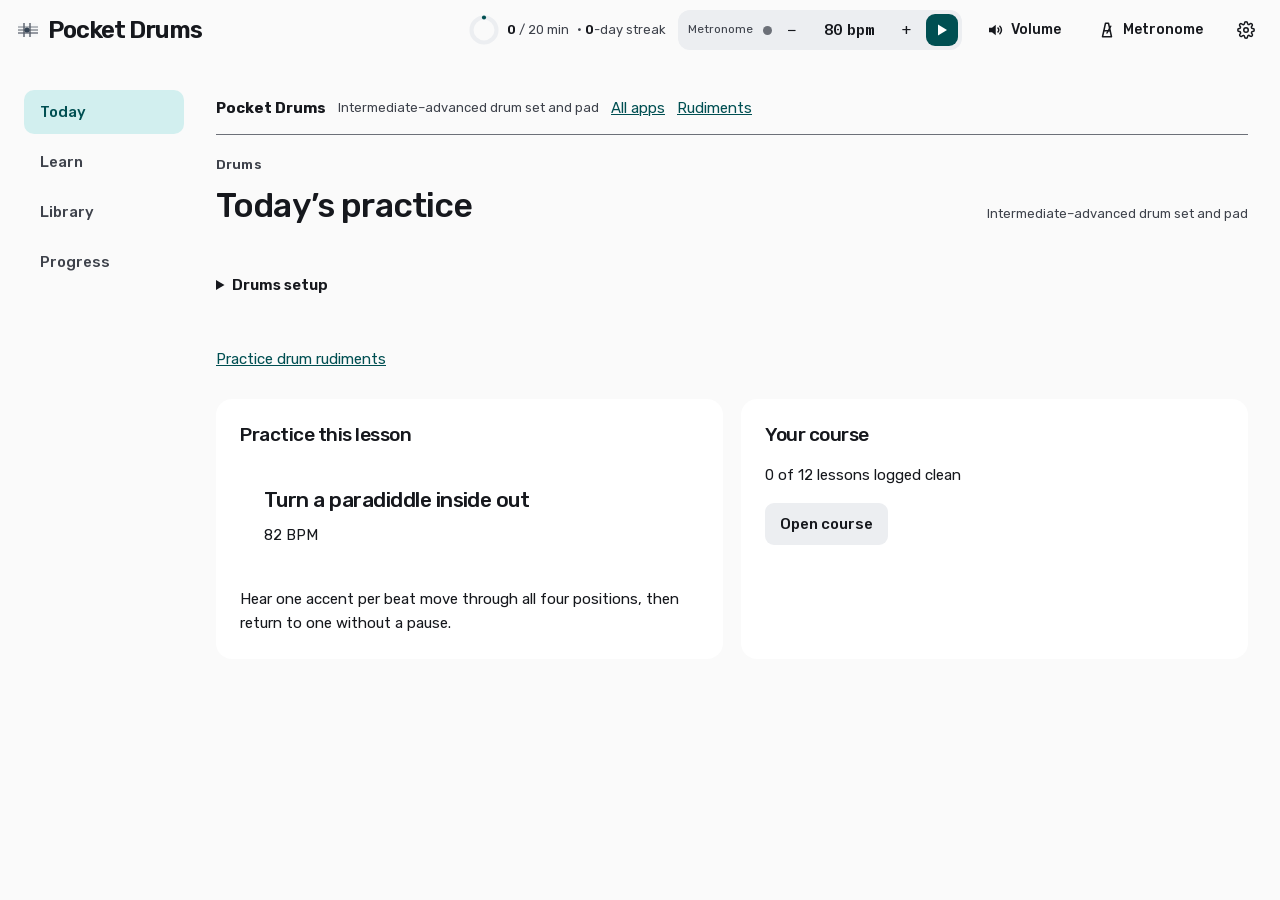
<file: drums/index.html>
<!doctype html>
<html lang="en" data-instrument="drums">
<head>
<meta charset="utf-8">
<meta name="viewport" content="width=device-width,initial-scale=1,viewport-fit=cover">
<meta name="description" content="Practice pad and drum kit lessons, rudiments and groove scores.">
<style>:root{color-scheme:light;padding-top:env(safe-area-inset-top,0px);padding-bottom:env(safe-area-inset-bottom,0px)}body{margin:0;font:14px system-ui,sans-serif}img{max-width:100%}[hidden]{display:none!important}</style>
<link rel="manifest" href="manifest.webmanifest">
<meta name="theme-color" content="#fafafa" media="(prefers-color-scheme: light)">
<meta name="theme-color" content="#08090b" media="(prefers-color-scheme: dark)">
<link rel="apple-touch-icon" href="../apple-touch-icon.png">
<link rel="icon" type="image/png" href="../icon-192.png">
<meta name="apple-mobile-web-app-capable" content="yes">
<meta name="mobile-web-app-capable" content="yes">
<title>Pocket Drums</title>
</head>
<body>

<meta name="claude:viewport-fit-sides" content="cover">
<link rel="stylesheet" href="../shared/practice.css">

<header class="top pad" id="top">
  <div class="volpop" id="volPop" role="dialog" aria-labelledby="volTitle" hidden>
    <div class="vhd"><h2 id="volTitle">Volume</h2><div class="row"><button class="btn vmute" id="vMute" type="button" aria-pressed="false">Mute</button><button class="iconbtn" id="vClose" type="button" aria-label="Close volume">✕</button></div></div>
    <div class="vrow"><span>Master</span><input type="range" class="vctl" data-ch="master" min="0" max="100" step="1" aria-label="Master volume"><b class="vval" data-ch="master"></b></div>
    <div class="vrow"><span>Notes &amp; tones</span><input type="range" class="vctl" data-ch="notes" min="0" max="150" step="1" aria-label="Notes and tones volume"><b class="vval" data-ch="notes"></b></div>
    <div class="vrow"><span>Click &amp; drums</span><input type="range" class="vctl" data-ch="click" min="0" max="150" step="1" aria-label="Click and drums volume"><b class="vval" data-ch="click"></b></div>
    <div class="vactions"><button class="btn" id="vTest" type="button">Test mix</button><button class="btn" id="vReset" type="button" title="Set Master to 80%, Notes to 100% and Click to 100%">Reset levels</button></div>
    <p class="small muted" id="vSoundStatus" role="status"></p>
    <p class="small muted">Notes and tones covers exercises, chord previews, ear training and drones. Click and drums covers the metronome, count-ins and drum backing. Press M anywhere to mute.</p>
  </div>
  <div class="inner">
    <div class="brand">
      <svg width="24" height="24" viewBox="0 0 24 24" aria-hidden="true"><rect x="2" y="5" width="20" height="14" rx="3" fill="var(--wood)"/><line x1="8" y1="5" x2="8" y2="19" stroke="var(--fret)" stroke-width="1.5"/><line x1="14" y1="5" x2="14" y2="19" stroke="var(--fret)" stroke-width="1.5"/><line x1="2" y1="9" x2="22" y2="9" stroke="var(--string)" stroke-width=".8"/><line x1="2" y1="12" x2="22" y2="12" stroke="var(--string)" stroke-width="1"/><line x1="2" y1="15" x2="22" y2="15" stroke="var(--string)" stroke-width="1.2"/><circle cx="11" cy="12" r="2.6" fill="var(--root)"/></svg>
      <span class="bname">Pocket Drums</span>
    </div>
    <div class="hstat" title="Practice today">
      <svg width="30" height="30" viewBox="0 0 36 36" aria-hidden="true"><circle cx="18" cy="18" r="15" fill="none" stroke="var(--surface-2)" stroke-width="5"/><circle id="hdrRing" cx="18" cy="18" r="15" fill="none" stroke="var(--accent)" stroke-width="5" stroke-linecap="round" stroke-dasharray="0 100" transform="rotate(-90 18 18)"/></svg>
      <span><b id="hdrMin">0</b><span class="hgoal"> / <span id="hdrGoal">20</span></span> min</span>
      <span class="hide-sm">· <b id="hdrStreak">0</b>-day streak</span>
    </div>
    <div class="pill" id="routinePill" hidden>
      <button id="rpOpen" type="button"><span class="rp-action">Open block ↗</span><span id="rpText">Warm-up</span></button><span id="rpTime" class="mono" aria-label="Block time remaining">2:00</span>
      <button id="rpPause" type="button">Pause</button>
      <button id="rpSkip" type="button">Skip</button>
      <button id="rpStop" type="button" aria-label="End routine">End</button>
    </div>
    <div class="mini" aria-label="Playback controls"><span id="miniContext" class="mini-context">Metronome</span>
      <span class="pulse" id="pulse" aria-hidden="true"></span>
      <button type="button" id="miniMinus" aria-label="Slower">−</button>
      <button type="button" class="bpm" id="miniBpm" title="Open metronome">80 bpm</button>
      <button type="button" id="miniPlus" aria-label="Faster">+</button>
      <button type="button" class="play" id="miniPlay" aria-label="Start metronome"><svg width="14" height="14" viewBox="0 0 14 14" aria-hidden="true"><path id="miniIcon" d="M3 1.5v11l9-5.5z" fill="currentColor"/></svg></button>
    </div>
    <button class="iconbtn volbtn" id="volBtn" type="button" aria-label="Volume" aria-expanded="false" aria-controls="volPop" title="Volume (M to mute)"><svg width="18" height="18" viewBox="0 0 24 24" fill="none" stroke="currentColor" stroke-width="2" stroke-linecap="round" stroke-linejoin="round" aria-hidden="true"><path d="M4 9h4l5-4v14l-5-4H4z" fill="currentColor" stroke="none"/><path class="vw1" d="M16 9.5a3.5 3.5 0 0 1 0 5"/><path class="vw2" d="M18.5 7a7 7 0 0 1 0 10"/><path class="vx" d="M16 9l5 6M21 9l-5 6"/></svg><span class="vlabel">Volume</span></button>
    <button class="iconbtn toolbtn" type="button" data-go="tuner" aria-label="Tuner" title="Tuner and drone"><svg width="18" height="18" viewBox="0 0 24 24" fill="none" stroke="currentColor" stroke-width="2" stroke-linecap="round" stroke-linejoin="round" aria-hidden="true"><path d="M8.5 2v6.5a3.5 3.5 0 0 0 7 0V2"/><path d="M12 12v10"/><path d="M9.5 22h5"/></svg><span class="tlabel">Tuner</span></button>
    <button class="iconbtn toolbtn" type="button" data-go="metronome" aria-label="Metronome" title="Metronome"><svg width="18" height="18" viewBox="0 0 24 24" fill="none" stroke="currentColor" stroke-width="2" stroke-linecap="round" stroke-linejoin="round" aria-hidden="true"><path d="M10 3h4l4 18H6z"/><path d="M12 16l5-9"/><path d="M8.5 13h7"/></svg><span class="tlabel">Metronome</span></button>
    <button class="iconbtn" id="openSettings" type="button" aria-label="Settings"><svg width="18" height="18" viewBox="0 0 24 24" fill="none" stroke="currentColor" stroke-width="2" aria-hidden="true"><circle cx="12" cy="12" r="3"/><path d="M19.4 15a1.7 1.7 0 0 0 .3 1.8l.1.1a2 2 0 1 1-2.8 2.8l-.1-.1a1.7 1.7 0 0 0-1.8-.3 1.7 1.7 0 0 0-1 1.5V21a2 2 0 1 1-4 0v-.1a1.7 1.7 0 0 0-1.1-1.5 1.7 1.7 0 0 0-1.8.3l-.1.1a2 2 0 1 1-2.8-2.8l.1-.1a1.7 1.7 0 0 0 .3-1.8 1.7 1.7 0 0 0-1.5-1H3a2 2 0 1 1 0-4h.1a1.7 1.7 0 0 0 1.5-1.1 1.7 1.7 0 0 0-.3-1.8l-.1-.1a2 2 0 1 1 2.8-2.8l.1.1a1.7 1.7 0 0 0 1.8.3H9a1.7 1.7 0 0 0 1-1.5V3a2 2 0 1 1 4 0v.1a1.7 1.7 0 0 0 1 1.5 1.7 1.7 0 0 0 1.8-.3l.1-.1a2 2 0 1 1 2.8 2.8l-.1.1a1.7 1.7 0 0 0-.3 1.8V9a1.7 1.7 0 0 0 1.5 1H21a2 2 0 1 1 0 4h-.1a1.7 1.7 0 0 0-1.5 1z"/></svg></button>
  </div>
</header>
<nav class="tabs pad" aria-label="Main navigation">
  <div class="inner" role="tablist">
    <button class="tab" role="tab" data-tab="today">Today</button>
    <button class="tab" role="tab" data-tab="learn">Learn</button>
    <button class="tab" role="tab" data-tab="library">Library</button>
    <button class="tab" role="tab" data-tab="progress">Progress</button>
  </div>
</nav>

<main class="pad">
<div class="inner">

<div class="studio-bar"><label for="studioPicker">Instrument</label><select id="studioPicker"><option value="guitar">Guitar</option><option value="bass">Bass guitar</option><option value="drums">Drums</option></select><span id="studioDesc" class="small muted"></span></div>
<section id="studioPage" class="view" hidden></section>
<nav id="libraryNav" class="row" aria-label="Library sections" hidden><button class="btn" type="button" data-go="library">All</button><button class="btn" type="button" data-go="songs">Riffs</button><button class="btn" type="button" data-go="voicings">Chord Shapes</button><button class="btn" type="button" data-go="explorer">Scales</button><button class="btn" type="button" data-go="rhythm">Rhythm</button><button class="btn" type="button" data-go="exercises">Exercises</button><button class="btn" type="button" data-go="fretboard">Fretboard</button><button class="btn" type="button" data-go="ear">Ear training</button></nav>
<section class="view" id="view-library" hidden>
  <div class="vhead"><h2>What do you want to work on?</h2><p class="small muted">Explore a sound, practice a skill, or add something to your daily focus.</p></div>
  <div class="card stack" id="essCard"></div>
  <details class="skipped-folder" id="savedPractice" hidden><summary>Saved practice spots <span id="savedPracticeCount"></span></summary><div class="stack" id="savedPracticeList"></div></details>
  <details class="skipped-folder" id="skippedExercises"><summary>Skipped exercises <span id="skippedCount"></span></summary><div class="stack" id="skippedList"></div></details>
  <div class="excards">
    <button class="excard" type="button" data-go="songs"><h3>Riffs</h3><span>Learn real songs from alternative, Midwest emo, indie and shoegaze. Find a riff for your tuning, starting with E standard.</span></button>
    <button class="excard" type="button" data-go="voicings"><h3>Chord Shapes</h3><span>Open-string clusters, modal colors and compact extensions. Hear a sound, then use it in a study.</span></button>
    <button class="excard" type="button" data-go="explorer"><h3>Scales</h3><span>Understand a scale across the neck and hear its sound over a drone.</span></button>
    <button class="excard" type="button" data-go="rhythm"><h3>Rhythm</h3><span>Subdivisions, strumming, chugs, syncopation, odd meters and dotted-8th delay rhythms.</span></button>
    <button class="excard" type="button" data-go="exercises"><h3>Exercises</h3><span>Guided workouts for changes, fretboard fluency, arpeggios and technique.</span></button>
    <button class="excard" type="button" data-go="fretboard"><h3>Fretboard</h3><span>Find notes and intervals, with extra practice for your weak spots.</span></button>
    <button class="excard" type="button" data-go="ear"><h3>Ear training</h3><span>Recognize scale degrees, intervals and chord qualities by sound.</span></button>
  </div>
</section>
<section class="view" id="view-bass" hidden></section>
<section class="view" id="view-drums" hidden></section>
<section class="view" id="view-songs" hidden>
  <div class="vhead"><div class="stack" style="gap:8px"><span class="label">Song repertoire</span><h2>Riffs</h2></div><p class="small muted">Guitar parts worth learning, from Midwest emo to shoegaze. Start in E standard, save a few for practice, and open the tabs on Songsterr.</p></div>
  <div class="riff-filters">
    <label class="f riff-search"><span>Find a riff</span><input id="riffSearch" type="search" placeholder="Song, artist or technique" autocomplete="off"></label>
    <label class="f"><span>Tuning</span><select id="riffTuning"></select></label>
    <button class="btn" type="button" id="riffSaved" aria-pressed="false">☆ Saved <span id="riffSavedCount">0</span></button>
  </div>
  <div class="riff-genres" id="riffGenres" role="group" aria-label="Riff genre"></div>
  <div class="riff-summary"><p class="small muted" id="riffCount" role="status" aria-live="polite"></p><button class="linkbtn" type="button" id="riffReset" hidden>Reset filters</button></div>
  <div class="riff-list" id="riffList"></div>
  <div class="riff-empty stack" id="riffEmpty" hidden><h3 id="riffEmptyTitle"></h3><p class="small muted" id="riffEmptyText"></p><button class="btn" type="button" id="riffShowAll">Show all tunings</button></div>
  <p class="small muted riff-source-note">Tuning is for the linked guitar part; other parts or versions may differ. Tabs open in a new tab on Songsterr and need an internet connection. Your saved list stays here.</p>
</section>
<section class="view" id="view-progress" hidden>
  <div class="vhead"><h2>Your progress</h2><p class="small muted">Return to a previous attempt, review what is due, and see how your playing develops.</p></div>
  <div class="stats">
    <div class="stat"><svg width="46" height="46" viewBox="0 0 36 36" aria-hidden="true"><circle cx="18" cy="18" r="15" fill="none" stroke="var(--surface-2)" stroke-width="4.5"/><circle id="bigRing" cx="18" cy="18" r="15" fill="none" stroke="var(--accent)" stroke-width="4.5" stroke-linecap="round" stroke-dasharray="0 100" transform="rotate(-90 18 18)"/></svg><div><div class="v" id="stToday">0</div><div class="k">minutes today</div></div></div>
    <div class="stat"><div><div class="v" id="stStreak">0</div><div class="k">day streak</div></div></div>
    <div class="stat"><div><div class="v" id="stWeek">0</div><div class="k">minutes this week</div></div></div>
    <div class="stat"><div><div class="v" id="stTotal">0</div><div class="k">hours all time</div></div></div>
  </div>
  <div class="card stack"><h3>Last 7 days</h3><svg id="weekChart" class="weekchart" viewBox="0 0 320 150" width="100%" role="img" aria-label="Minutes practiced over the last seven days"></svg></div>
  <div id="bandProgress" class="card stack" hidden></div>
  <div class="card stack"><h3>Practice history</h3><div id="progressHistory" class="stack"></div></div>
</section>

<!-- TODAY -->
<section class="view" id="view-today">
  <div class="vhead">
    <div class="stack" style="gap:4px"><span class="label" id="todayDate">Today</span><h2>Guitar practice</h2></div>
    <p class="muted small">Choose your time and focus. Your session connects reviews, focused practice and a musical application. Each block opens the right material; move on when you are ready.</p>
  </div>
  <div id="guitarSetup"></div>
  <div class="card practice-resume" id="practiceResume" hidden></div>
  <div class="grid">
    <div class="card stack">
      <div class="row" style="justify-content:space-between"><h3>Routine</h3><span class="small muted" id="rtDone"></span></div>
      <div class="row"><label class="f"><span>Time today (minutes)</span><input id="rtMinutes" type="number" min="5" max="90" step="1"></label><label class="f" style="flex:1;min-width:160px"><span>My focus</span><select id="rtFocus"></select></label></div>
      <div class="seg" id="rtSeg"></div>
      <div class="row"><button class="btn primary big" id="rtStart" type="button">Start my session</button><span class="small muted" id="rtHint"></span></div>
      <details id="rtPreview"><summary>Preview session plan</summary><ul class="blocks" id="rtBlocks"></ul></details>
      <div id="jBox" class="stack" style="gap:6px"></div>
    </div>
    <div class="card stack">
      <h3>Continue learning</h3>
      <div id="continueLearn" class="stack"></div>
      <div id="dueBox" class="stack" style="gap:8px"></div>
    </div>
    <div class="card stack">
      <div class="row" style="justify-content:space-between"><h3>Exercises up next</h3><button class="btn" type="button" data-go="exercises">All exercises</button></div>
      <span class="small muted" id="upNextSum"></span>
      <div id="upNext"></div>
    </div>
    <div class="card stack">
      <h3>Focus next</h3>
      <div id="weakList"></div>
    </div>
  </div>
  <details class="card">
    <summary>How practice works</summary>
    <ul class="method small">
      <li><b>New material in one block, review mixed together.</b> Today's plan gives one new exercise step a solid block of repetition, then mixes short reviews of different skills. In studies with clarinetists, mixing exercises held up better than repeating one at a time when players were tested later, even though most players preferred blocked practice (<a href="https://digitalcommons.georgiasouthern.edu/music-facpubs/2" target="_blank" rel="noopener">Stambaugh, 2011</a>; <a href="https://www.frontiersin.org/articles/10.3389/fpsyg.2016.01251/full" target="_blank" rel="noopener">Carter and Grahn, 2016</a>). Results depend on the task: <a href="https://journals.sagepub.com/doi/full/10.1177/00224294231222801" target="_blank" rel="noopener">Mathias and Goldman, 2025</a> found better retention with blocked practice of difficult violin excerpts. Use focused repetition for an unfamiliar task and manageable contrasts as it becomes comfortable.</li>
      <li><b>Clean runs, not just more runs.</b> In a study of advanced pianists, total practice time and repetitions didn't predict next-day performance. The best players fixed errors on the spot, changed tempo on purpose and repeated a passage until it stayed right (<a href="https://cml.music.utexas.edu/research/music-teaching-and-learning" target="_blank" rel="noopener">Duke, Simmons and Cash, 2009</a>). The two-clean-run rule and slowdown of about 10% are practical defaults inspired by this approach, rather than experimentally established thresholds. In technical steps, the tempo rises after two clean runs, and "Practice" lets you loop just the bar that breaks, then put it back into the whole step.</li>
      <li><b>Listen before you play.</b> Musicians who heard a model before practicing improved more during practice and overnight (<a href="https://scholars.ttu.edu/en/publications/effects-of-model-performances-on-music-skill-acquisition-and-over-5" target="_blank" rel="noopener">Cash and colleagues</a>). New steps suggest one "Listen first" pass.</li>
      <li><b>Spaced, cold reviews.</b> How you play during practice is a poor guide to what you'll keep (<a href="https://pubmed.ncbi.nlm.nih.gov/25910388/" target="_blank" rel="noopener">Soderstrom and Bjork, 2015</a>). Finished steps and passed units come back after 1, 3, 7, 16 and 35 days, with a first-play check before listening or rehearsal. Prepared attempts return tomorrow. These day intervals are practical defaults, rather than a validated guitar-specific schedule. Spacing reviews out helps long-term memory, and the best gap grows the longer you want to remember something (<a href="https://pubmed.ncbi.nlm.nih.gov/19076480/" target="_blank" rel="noopener">Cepeda et al., 2008</a>). Recalling from memory also beats re-reading (<a href="https://applied-science-cisdev.sites.olt.ubc.ca/files/2018/06/retrieval-and-spacing.pdf" target="_blank" rel="noopener">Karpicke and Roediger</a>).</li>
      <li><b>Focus on the sound.</b> Musicians played more expressively, and no less accurately, when they focused on the sound they were making instead of their finger movements (<a href="https://oasis.library.unlv.edu/kns_fac_articles/224" target="_blank" rel="noopener">Mornell and Wulf, 2018</a>). Each exercise gives one listening cue.</li>
      <li><b>Write your own, inside limits.</b> Popular musicians learn by ear and by making their own music alongside practice (<a href="https://www.ucl.ac.uk/ioe/research-projects/2017/jun/adapting-popular-musicians-practices-classroom" target="_blank" rel="noopener">Lucy Green</a>). Every voicing ends with a "Your riff" step, and a small constraint helps you avoid falling back on old habits.</li>
      <li><b>Plan, then reflect.</b> Musicians who were taught to set a goal and check their own progress improved more in the same practice time (<a href="https://bulletproofmusician.com/research-tested-practice-strategies-that-will-help-you-learn-new-&" target="_blank" rel="noopener">Miksza</a>). After a routine, write one line about what to fix next time; it shows up at the start of your next session.</li>
      <li><b>Ears in context.</b> Scale-degree training plays a cadence first, then the note, then resolves it home. It's the approach popularized by the <a href="https://apps.apple.com/app/id1088761926" target="_blank" rel="noopener">Functional Ear Trainer</a> app.</li>
    </ul>
  </details>
</section>



<!-- LEARN -->
<section class="view" id="view-learn" hidden>
  <div id="lnPath" class="stack" style="gap:16px">
    <div class="vhead"><div class="stack" style="gap:4px"><span class="label">Guitar learning path</span><h2>Fretboard mastery</h2></div><p class="muted small">Nine units that build on each other, from naming every note to voicings for writing your own riffs. Each unit has short lessons with diagrams, a 10-question check (8 to pass, with an explanation after every answer, and a couple of questions from earlier units), and the drills and exercises that make it automatic. Passed units come back as short mixed reviews, spaced further apart each time you get them right.</p></div>
    <div id="lnReview"></div>
    <ol class="path" id="lnUnits"></ol>
  </div>
  <div id="lnUnit" class="stack" hidden>
    <div class="row" style="justify-content:space-between"><button class="btn" id="lnBack" type="button">← All units</button><span class="small muted" id="lnUnitNo"></span></div>
    <div class="card stack">
      <div class="stack" style="gap:2px"><h2 id="lnTitle">Unit</h2><p class="small muted" id="lnSum"></p></div>
      <div class="seg" id="lnTabs"><button type="button" data-v="lesson">Lesson</button><button type="button" data-v="quiz">Check</button><button type="button" data-v="practice">Practice</button></div>
      <div id="lnLesson" class="stack">
        <div class="row" style="justify-content:space-between"><span class="label" id="lnCardNo"></span><span class="lndots" id="lnDots"></span></div>
        <h3 id="lnCardTitle"></h3>
        <div class="lnbody" id="lnCardBody"></div>
        <div class="scroll-x"><div id="lnBoard"></div></div>
        <div class="legend" id="lnLegend"></div>
        <div class="row"><button class="btn" id="lnPrev" type="button">Back</button><button class="btn primary" id="lnNext" type="button">Next</button></div>
      </div>
      <div id="lnQuiz" class="stack" hidden>
        <div class="prompt"><div class="q" id="qzQ"></div><div class="scorebar" id="qzScore"></div></div>
        <div class="scroll-x qzwrap" id="qzBoardWrap"><div id="qzBoard"></div></div>
        <p class="small muted" id="qzHint" style="text-align:center"></p>
        <div class="ansbtns" id="qzAns"></div>
        <div class="qzfb" id="qzFb"></div>
        <div class="row" style="justify-content:center"><button class="btn" id="qzSkip" type="button">Show me</button><button class="btn primary" id="qzNext" type="button" hidden>Next question</button></div>
        <div class="row" style="justify-content:center" id="qzEndBtns"></div>
      </div>
      <div id="lnPractice" class="stack" hidden></div>
    </div>
  </div>
</section>

<!-- EXERCISES -->
<section class="view" id="view-exercises" hidden>
  <div id="exLib" class="stack" style="gap:16px">
    <div class="vhead"><div class="stack" style="gap:4px"><span class="label">Play along</span><h2>Exercises</h2></div><p class="muted small">Workouts for knowing the neck in any key, connecting it with technique and chord tones, and turning it into riffs, plus a play-along for every voicing. Scale workouts live under Library → <button class="linkbtn" type="button" data-go="explorer">Scales</button>, bundled with each scale. Each one shows exactly what to play, note by note, in time. Most work in any key: pick one, or let it move up a 4th every loop until you've played it in all 12. Rate every run and the tempo climbs toward the goal.</p></div>
    <label class="f catalog-search"><span>Find an exercise</span><input type="search" id="exSearch" maxlength="120" placeholder="Search a technique, chord or skill…" autocomplete="off"></label>
    <div id="exRecent" class="stack" style="gap:14px"></div>
    <div id="exList" class="stack" style="gap:18px"></div>
    <div id="exHist" class="stack" style="gap:14px" hidden></div>
    <p class="small muted"><button class="linkbtn" type="button" data-go="progress" id="exHistSum">Run history</button></p>
  </div>
  <div id="exPlayer" class="stack" hidden>
    <div class="row" style="justify-content:space-between"><button class="btn" id="pBack" type="button">← All exercises</button><span class="row" style="gap:10px"><span class="small muted" id="pCat"></span><button class="btn" id="pFocusPick" type="button" aria-pressed="false">Make my focus</button><button class="btn" id="pSkip" type="button" aria-pressed="false">Too easy — skip</button><button class="btn favbtn" id="pFav" type="button" aria-pressed="false">☆ Favorite</button></span></div>
    <div class="card stack practice-workspace">
      <h2 id="pTitle">Exercise</h2>
      <div class="practice-layout">
        <div class="practice-stage stack">
          <div class="row" id="pKeyRow" hidden><label class="f" style="flex-direction:row;align-items:center;gap:6px"><span>Key</span><select id="pKey"></select></label><button class="btn" id="pRandKey" type="button">Random key</button></div>
          <div class="steps" id="pSteps"></div>
          <p class="practice-instruction"><b id="pStepName"></b> <span class="muted" id="pStepDesc"></span></p>
          <div class="ptrans">
            <button class="btn primary big" id="pPlay" type="button">Play</button>
            <button class="btn" id="pRestart" type="button" title="Return to the beginning of this step">↶ Restart</button>
            <button class="btn" id="pListen" type="button" title="Hear and watch one pass without playing">Listen first</button>
            <div class="ptempo"><button class="round sm" id="pSlower" type="button" aria-label="Slower">−</button><div><div><button class="bpmtap mono" id="pBpm" type="button" title="Tap to type a tempo">60</button><input class="bpmin mono" id="pBpmIn" type="number" inputmode="numeric" min="30" max="260" aria-label="Tempo in bpm" hidden> <span class="small muted">bpm · goal <button class="bpmtap goaltap mono" id="pGoal" type="button" title="Tap to change the goal tempo">90</button><span id="pOver"></span></span></div><div class="tbar"><i id="pTempoBar"></i></div></div><button class="round sm" id="pFaster" type="button" aria-label="Faster">+</button></div>
          </div>
          <div class="goaled" id="pGoalEd" hidden>
            <label class="f" style="flex-direction:row;align-items:center;gap:6px"><span>Goal tempo</span><input class="bpmin mono" id="pGoalIn" type="number" inputmode="numeric" min="40" max="260"> <span class="small muted">bpm</span></label>
            <label class="toggle"><input type="checkbox" id="pGoalAll"> All steps of this exercise</label>
            <button class="btn primary" id="pGoalSave" type="button">Set goal</button><button class="btn" id="pGoalReset" type="button">Default</button><button class="btn" id="pGoalCancel" type="button">Cancel</button>
            <span class="small muted" id="pGoalNote"></span>
          </div>
          <div class="pctl" id="pCtl">
            <div class="pctl-row" role="group" aria-label="Playback"><span class="pctl-lab">Play</span>
              <label class="chip"><input type="checkbox" id="pLoop"> Loop</label>
              <label class="chip" title="Count four beats, then start from the beginning of the selected beat"><input type="checkbox" id="pCount"> Count-in</label>
              <label class="chip"><input type="checkbox" id="pClick"> Click</label>
              <label class="chip" id="pGuideChip"><input type="checkbox" id="pGuide"> Notes</label>
              <label class="chip" title="Speed up 4 bpm every loop"><input type="checkbox" id="pLadder"> +4 bpm / loop</label>
              <label class="chip" id="pKeyCycleChip" title="Move up a 4th every loop to play through all 12 keys"><input type="checkbox" id="pKeyCycle"> New key / loop</label>
            </div>
            <div class="pctl-row" role="group" aria-label="Display"><span class="pctl-lab">Show</span>
              <div class="seg pseg" id="pLabSeg"><button type="button" data-v="finger">None</button><button type="button" data-v="degree">Degrees</button><button type="button" data-v="chord">Chord tones</button><button type="button" data-v="note">Notes</button></div>
              <select id="pLab" hidden aria-hidden="true" tabindex="-1"><option value="finger">None</option><option value="degree">Scale degrees</option><option value="chord">Chord tones</option><option value="note">Note names</option></select>
              <label class="chip" title="Small finger numbers next to each note"><input type="checkbox" id="pFingers" aria-describedby="pFingerHint"> Show fingers</label>
            </div>
          </div>
          <div class="tab-bar-nav"><span class="small muted">Bars</span><div class="bar-strip" id="pBars" role="group" aria-label="Jump to a bar"></div></div>
          <div class="hw"><canvas id="pCanvas" tabindex="0" aria-describedby="pTabHint pSelection" role="img" aria-label="Exercise tab. Click a note to start there. Drag to select notes. Scroll horizontally to move through the exercise."></canvas><div class="tab-scroll"><input type="range" id="pScroll" min="0" max="4" step="0.01" value="0" aria-label="Tab view position"></div></div>
          <div class="tab-navigation small muted"><span id="pTabHint">Click to position · drag to select · Space play / pause</span><span class="row" style="gap:6px;align-items:center"><span id="pPosition"></span><button class="btn sm" id="pPrev" type="button" aria-label="Previous note" title="Previous note (left arrow)">◀</button><button class="btn sm" id="pNext" type="button" aria-label="Next note" title="Next note (right arrow)">▶</button></span></div>
          <div class="tab-selection"><div class="tab-selection-info" id="pSelection" role="status" aria-live="polite"></div><button class="linkbtn" type="button" id="pClearSelection" hidden>Clear selection</button></div>
          <div class="finger-legend small muted" id="pFingerHint" aria-label="Fretting hand finger key" hidden></div>
          <div class="pstatus small muted" id="pStatus"></div>
          <p class="small pfocus" id="pFocus"></p>
          <div class="scroll-x"><div id="pBoard"></div></div>
          <details class="practice-help"><summary>Notation &amp; keyboard shortcuts</summary><div class="legend"><span><i style="background:var(--warn)"></i>Play now</span><span><i style="background:var(--surface);border:1.5px solid var(--ink)"></i>Next</span><span><i style="background:var(--wood-2);border:1px solid var(--fret)"></i>Rest of the shape</span><span>Above the tab: bracket = downstroke, V = upstroke, h = hammer-on, p = pull-off, sl = slide, PM = palm mute, ~ = tremolo-arm glide, &gt; = accent, faint dashed arrow = air strum (move but miss), ✕ = muted chuck, dashed box = delay echo. Counts under the tab: 1 e &amp; a</span></div><p class="small muted kbdhint">Keys: <kbd>Space</kbd> play / pause · <kbd>Home</kbd> restart · <kbd>1</kbd> Clean · <kbd>2</kbd> Almost · <kbd>3</kbd> Messy · <kbd>L</kbd> listen first · <kbd>←</kbd> <kbd>→</kbd> step through notes · <kbd>M</kbd> mute</p></details>
        </div>
        <aside class="practice-aside stack" aria-label="Practice guidance and settings">
          <div class="feedback" id="pFeedback" role="group" aria-label="Rate the last run">
            <span class="label">Rate the last run</span>
            <button class="btn" id="pClean" type="button">Clean</button>
            <button class="btn" id="pAlmost" type="button">Almost</button>
            <button class="btn" id="pMessy" type="button">Messy</button>
            <button class="btn primary" id="pNextStep" type="button" hidden>Next step →</button>
            <span class="small muted" id="pBest"></span>
          </div>
          <details class="practice-help"><summary id="pCriteriaTitle">What counts as clean?</summary><p class="small muted" id="pCrit"><b>Clean</b>: no stops, every note lands with the click (one tiny slip is fine). <b>Almost</b>: kept going, a few notes off. <b>Messy</b>: stopped or lost the beat. Two clean runs in a row move the tempo up.</p></details>
          <div class="practice-tip"><p class="small"><b>Tip:</b> <span id="pTip"></span></p></div>
          <details class="practice-help"><summary>About this exercise</summary><p class="small muted" id="pAbout"></p><div id="pLesson"></div></details>
          <details class="phist" id="pHistWrap"><summary><b>Your history</b> <span class="small muted" id="pHistSum"></span></summary><div id="pHist" class="stack" style="gap:6px;margin-top:8px"></div></details>
        </aside>
      </div>
    </div>
  </div>
</section>


<!-- VOICINGS -->
<section class="view" id="view-voicings" hidden>
  <div class="stack chord-reference">
    <div class="vhead"><div><span class="label">Voicings worth discovering</span><h2>Chord Shapes</h2></div><p class="muted small">Hear a new color, follow the voice that gives it character, then develop it into a part.</p></div>
    <div class="chord-mode"><div class="seg chord-groups" id="chordGroup" aria-label="Chord shape group"><button type="button" data-group="open">Open chords</button><button type="button" data-group="movable">Movable shapes</button></div><p class="small muted" id="chordGroupHint"></p></div>
    <div class="card chord-controls"><label class="f"><span>Root</span><select id="chordRoot"></select></label><label class="f"><span>Genre</span><select id="chordGenre"></select></label><label class="f"><span>Diagram labels</span><select id="chordLabels"><option value="finger">Fingers</option><option value="note">Notes</option><option value="degree">Chord degrees</option></select></label></div>
    <div class="chord-summary"><h2 id="chordName"></h2><span class="small muted" id="chordCount" aria-live="polite"></span></div>
    <div class="finger-legend small muted" id="chordLegend"></div>
    <div id="chordCards" class="stack">
      <div id="chordGrid" class="chord-grid"></div>
      <details id="chordExtras" class="chord-extras"><summary id="chordExtrasSummary"></summary><div id="chordExtraGrid" class="chord-grid"></div></details>
      <div class="vo-empty" id="chordEmpty" hidden></div>
    </div>
    <p class="small muted">Standard tuning · O = open string · × = skip this string · A bar holds several strings with one finger. Genre tags suggest musical uses. Fingerings are suggestions.</p>
    <p class="small muted">Ready to play them in time? <button class="linkbtn" data-go="exercises" type="button">Open Exercises →</button></p>
  </div>
</section>

<!-- METRONOME -->
<section class="view" id="view-metronome" hidden>
  <div class="vhead"><h2>Metronome</h2><p class="muted small">Space bar starts and stops it from any tab. Tap a beat dot to change its accent: strong, medium, normal, silent.</p></div>
  <div class="metro-main">
    <div class="card">
      <div class="bpmrow">
        <button class="round" id="mMinus" type="button" aria-label="Slower by 1">−</button>
        <div><div class="bpmbig" id="bpmBig">80</div><div class="tempo-name" id="tempoName">Andante</div></div>
        <button class="round" id="mPlus" type="button" aria-label="Faster by 1">+</button>
      </div>
      <input type="range" id="bpmSlider" min="30" max="260" step="1" value="80" aria-label="Tempo" style="margin-top:14px">
      <div class="row" style="justify-content:center;margin-top:8px">
        <button class="btn" id="mMinus5" type="button">−5</button>
        <button class="btn" id="mTap" type="button">Tap tempo</button>
        <button class="btn" id="mPlus5" type="button">+5</button>
      </div>
      <div class="beats" id="beats"></div>
      <div class="barinfo" id="barInfo">Stopped</div>
      <button class="btn primary big playbig" id="mPlay" type="button">Start</button>
    </div>
    <div class="card stack">
      <label class="f"><span>Time signature</span>
        <select id="mSig"><option>2/4</option><option>3/4</option><option selected>4/4</option><option>5/4</option><option>6/8</option><option>7/8</option></select></label>
      <div class="f"><span class="small muted" style="font-weight:500">Subdivision</span>
        <div class="seg" id="mSub"><button data-v="1" type="button">Beats</button><button data-v="2" type="button">8ths</button><button data-v="3" type="button">Triplets</button><button data-v="4" type="button">16ths</button></div></div>
      <div class="f"><span class="small muted" style="font-weight:500">Sound</span>
        <div class="seg" id="mSound"><button data-v="click" type="button">Click</button><button data-v="wood" type="button">Wood</button><button data-v="beep" type="button">Beep</button><button data-v="drums" type="button">Drums</button></div></div>
      <label class="f" id="mDrumWrap"><span>Drum beat</span>
        <select id="mDrum"><option value="rock">Rock</option><option value="half">Half-time</option><option value="four">Four on the floor</option><option value="funk">Funk</option><option value="shuffle">Shuffle (blues)</option></select></label>
      <label class="f"><span>Swing <b class="mono" id="mSwingV">0%</b></span><input type="range" id="mSwing" min="0" max="100" step="5" value="0"></label>
      <label class="toggle"><input type="checkbox" id="mCount"> One-bar count-in</label>
    </div>
  </div>
  <div class="grid">
    <div class="card stack">
      <div class="row" style="justify-content:space-between"><h3>Speed trainer</h3><label class="toggle"><input type="checkbox" id="trOn"> On</label></div>
      <p class="small muted">Starts slow and speeds up automatically. Stay just below the speed where you get sloppy.</p>
      <div class="row">
        <label class="f"><span>From</span><input type="number" id="trStart" min="30" max="260"></label>
        <label class="f"><span>To</span><input type="number" id="trTarget" min="30" max="260"></label>
        <label class="f"><span>+ bpm</span><input type="number" id="trStep" min="1" max="20"></label>
        <label class="f"><span>Every (bars)</span><input type="number" id="trEvery" min="1" max="32"></label>
      </div>
    </div>
    <div class="card stack">
      <div class="row" style="justify-content:space-between"><h3>Gap trainer</h3><label class="toggle"><input type="checkbox" id="gpOn"> On</label></div>
      <p class="small muted">The click drops out for a few bars. Keep playing in time and check that you land together when it comes back.</p>
      <div class="row">
        <label class="f"><span>Play bars</span><input type="number" id="gpPlay" min="1" max="16"></label>
        <label class="f"><span>Silent bars</span><input type="number" id="gpMute" min="1" max="16"></label>
      </div>
    </div>
  </div>
  <div class="card stack">
    <div class="row" style="justify-content:space-between"><h3>Tempo log</h3><span class="small muted">Log the fastest tempo you can play cleanly 3 times in a row.</span></div>
    <div class="tlog" id="tlog"></div>
    <div class="row"><input type="text" id="tlNew" placeholder="New exercise, like Spider walk" style="flex:1;min-width:180px"><button class="btn" id="tlAdd" type="button">Add exercise</button></div>
  </div>
</section>

<!-- FRETBOARD -->
<section class="view" id="view-fretboard" hidden>
  <div class="vhead"><h2>Fretboard trainer</h2><p class="muted small">Notes you miss or answer slowly come up more often. A note counts as learned after you get it right quickly a few times.</p></div>
  <div class="card stack">
    <div class="seg" id="fMode"><button data-v="find" type="button">Find the note</button><button data-v="name" type="button">Name the note</button><button data-v="iv" type="button">Intervals</button><button data-v="all" type="button">Find them all</button><button data-v="heat" type="button">Progress map</button></div>
    <div class="row" id="fOpts">
      <span class="small muted">Strings</span><span class="row" id="fStr" style="gap:4px"></span>
      <label class="f" style="flex-direction:row;align-items:center;gap:6px"><span>Frets</span><select id="fRange"><option value="0-5">0–5</option><option value="0-7">0–7</option><option value="0-12" selected>0–12</option><option value="5-12">5–12</option><option value="7-15">7–15</option><option value="0-15">0–15</option></select></label>
      <label class="toggle"><input type="checkbox" id="fNat"> Natural notes only</label>
    </div>
    <div class="row" id="fIvOpts" hidden><span class="small muted">Intervals</span><span class="row" id="fIvSet" style="gap:4px"></span></div>
    <div class="prompt" id="fPrompt"></div>
    <div class="scroll-x"><div id="fBoard"></div></div>
    <div id="fBelow"></div>
  </div>
</section>

<!-- EAR -->
<section class="view" id="view-ear" hidden>
  <div class="vhead"><h2>Ear trainer</h2><p class="muted small">Number keys answer. Each mode moves up a level once you score 90% over 20 questions.</p></div>
  <div class="card stack">
    <div class="row" style="justify-content:space-between">
      <div class="seg" id="eMode"><button data-v="deg" type="button">Scale degrees</button><button data-v="iv" type="button">Intervals</button><button data-v="chord" type="button">Chord types</button></div>
      <label class="f" style="flex-direction:row;align-items:center;gap:6px"><span>Level</span><select id="eLevel"></select></label>
    </div>
    <div class="prompt">
      <div class="q" id="eQ">Press Play to start</div>
      <div class="fb-msg" id="eMsg"></div>
      <div class="scorebar" id="eScore"></div>
    </div>
    <div class="ansbtns" id="eAns"></div>
    <div class="row" style="justify-content:center">
      <button class="btn primary" id="ePlay" type="button">Play</button>
      <button class="btn" id="eReplay" type="button">Replay</button>
      <button class="btn" id="eCad" type="button">Hear the key</button>
      <button class="btn" id="eNext" type="button">Next</button>
      <label class="toggle"><input type="checkbox" id="eAuto" checked> Auto next</label>
    </div>
    <div id="eLevelUp"></div>
  </div>
  <div class="card stack"><h3>Accuracy by answer</h3><div class="bars" id="eStats"></div></div>
</section>

<!-- EXPLORER -->
<section class="view" id="view-rhythm" hidden>
  <div id="rMain" class="stack" style="gap:16px">
    <div class="vhead"><div class="stack" style="gap:4px"><span class="label">Time and feel</span><h2>Rhythm</h2></div><p class="muted small">Subdivisions, strumming, muting, syncopation, odd meters and delay rhythms. Counts under the tab show where every stroke falls. A faint dashed arrow is an air strum: move the hand but miss the strings. ✕ is a muted chuck.</p></div>
    <div class="stack" id="rEx" style="gap:18px"></div>
  </div>
</section>
<section class="view" id="view-explorer" hidden>
  <div id="xMain" class="stack" style="gap:16px">
  <div class="vhead"><div class="stack" style="gap:4px"><span class="label">See it, then play it</span><h2>Scales</h2></div><p class="muted small">Pick a key and scale and see it on the whole neck or one position at a time. The exercises below are built for that scale and open right here, already in your key.</p></div>
  <div class="card stack">
    <div class="row">
      <label class="f"><span>Key</span><select id="xKey"></select></label>
      <label class="f"><span>Scale</span><select id="xScale"></select></label>
      <label class="f"><span>Labels</span><select id="xLab"><option value="notes">Note names</option><option value="iv">Intervals</option><option value="none">None</option></select></label>
      <label class="toggle" style="margin-top:18px"><input type="checkbox" id="xChord" checked> Color by degree</label>
    </div>
    <div class="seg" id="xPos"></div>
    <div class="scroll-x"><div id="xBoard"></div></div>
    <div class="legend"><span><i style="background:var(--root)"></i>Root</span><span><i style="background:var(--d3)"></i>3rd</span><span><i style="background:var(--d5)"></i>5th</span><span><i style="background:var(--d7)"></i>7th</span><span><i style="background:var(--surface);border:1.5px solid var(--ink)"></i>Other scale notes</span></div>
    <p class="small" id="xInfo"></p>
    <div class="row"><button class="btn primary" id="xPlay" type="button">Play this position</button><button class="btn" id="xDrone" type="button">Root drone</button><span class="small muted">Plays at the metronome tempo, in 8th notes.</span></div>
  </div>
  <div class="card stack">
    <div class="row" style="justify-content:space-between;align-items:baseline"><h3 id="xPracTitle">Practice this scale</h3><span class="small muted">Opens in the key above. Progress and history are saved per scale.</span></div>
    <div class="excards" id="xEx"></div>
  </div>
  </div>
</section>

<!-- TUNER -->
<section class="view" id="view-tuner" hidden>
  <div class="vhead"><h2>Tuner</h2><p class="muted small">Press Start listening and play a string. Auto mode finds the string for you; Manual tunes the one you tap and moves to the next when it's in tune; Chromatic shows any note. Tap a peg anytime to hear its reference note.</p></div>
  <div class="card stack">
    <div class="row" style="justify-content:space-between">
      <label class="f"><span>Tuning</span><select id="tTuning"></select></label>
      <div class="seg" id="tnMode"><button data-v="auto" type="button">Auto</button><button data-v="manual" type="button">Manual</button><button data-v="chromatic" type="button">Chromatic</button></div>
    </div>
    <div class="tuner">
      <div class="stack" style="gap:6px;align-items:center;min-width:0">
        <div class="gauge" id="tnGauge"></div>
        <div class="tn-read" id="tnRead"></div>
        <div class="small muted mono" id="tnHz"></div>
        <div class="row" style="justify-content:center"><button class="btn primary big" id="tnListen" type="button">Start listening</button><button class="btn" id="tnRef" type="button">Play reference</button></div>
        <p class="small tn-mic" id="tnMic" hidden></p>
      </div>
      <div class="stack" style="align-items:center;gap:4px"><div id="tnHead" class="tn-head"></div><span class="small muted" id="tnProgress"></span><button class="btn" id="tnReset" type="button">Start over</button></div>
    </div>
  </div>
  <div class="card stack">
    <h3>Drone</h3>
    <p class="small muted">Hold a root note under your scale practice. Playing against a drone trains your ear to hear each note's pull toward the root and makes tuning problems obvious.</p>
    <div class="row">
      <label class="f"><span>Note</span><select id="drNote"></select></label>
      <label class="f"><span>Octave</span><select id="drOct"><option value="2">Low</option><option value="3" selected>Middle</option></select></label>
      <label class="f"><span>Sound</span><select id="drType"><option value="warm">Warm</option><option value="pure">Pure</option><option value="fifth">Root and fifth</option></select></label>
      <button class="btn primary" id="drGo" type="button" style="margin-top:18px">Start drone</button>
    </div>
  </div>
</section>

</div>
</main>

<div class="overlay" id="settings" hidden>
  <div class="panel" role="dialog" aria-modal="true" aria-labelledby="setTitle">
    <div class="row" style="justify-content:space-between"><h2 id="setTitle">Settings</h2><button class="iconbtn" id="closeSettings" type="button" aria-label="Close settings">✕</button></div>
    <label class="f"><span>Daily goal (minutes)</span><input type="number" id="sGoal" min="5" max="180"></label>
    <label class="f"><span>Note names</span><select id="sAcc"><option value="mixed">Mixed spelling (C#, Eb, F#, Ab, Bb)</option><option value="sharps">Sharps</option><option value="flats">Flats</option></select></label>
    <label class="toggle"><input type="checkbox" id="sLefty"> Left-handed fretboard</label>
    <div class="stack" style="gap:6px"><span class="label">Sound</span><button class="btn" id="sSound" type="button">Open volume controls</button></div>
    <label class="f"><span>Reference pitch</span><select id="sA4"><option value="438">A = 438 Hz</option><option value="439">A = 439 Hz</option><option value="440">A = 440 Hz</option><option value="441">A = 441 Hz</option><option value="442">A = 442 Hz</option></select></label>
    <div class="sync" id="syncStatus"><i></i><span>Progress is saved in this browser.</span></div>
    <div class="hr"></div>
    <div class="stack" style="gap:6px"><b>Back up your progress</b><span class="small muted" id="sBackupNote">Download a backup file of your progress, history and settings, and restore it on another device or browser.</span>
      <div class="row"><button class="btn" id="sExport" type="button">Download backup</button><label class="btn" for="sImport" style="cursor:pointer">Restore from file</label><input type="file" id="sImport" accept="application/json,.json" hidden><span class="small" id="sBackupMsg"></span></div></div>
    <div class="row"><button class="btn warn" id="sReset" type="button">Reset all progress</button><span class="small bad" id="sResetMsg"></span></div>
  </div>
</div>
<div class="toast" id="toast" role="status" aria-live="polite"></div>

<script src="../shared/practice.js"></script>

</body>
</html>
</file>
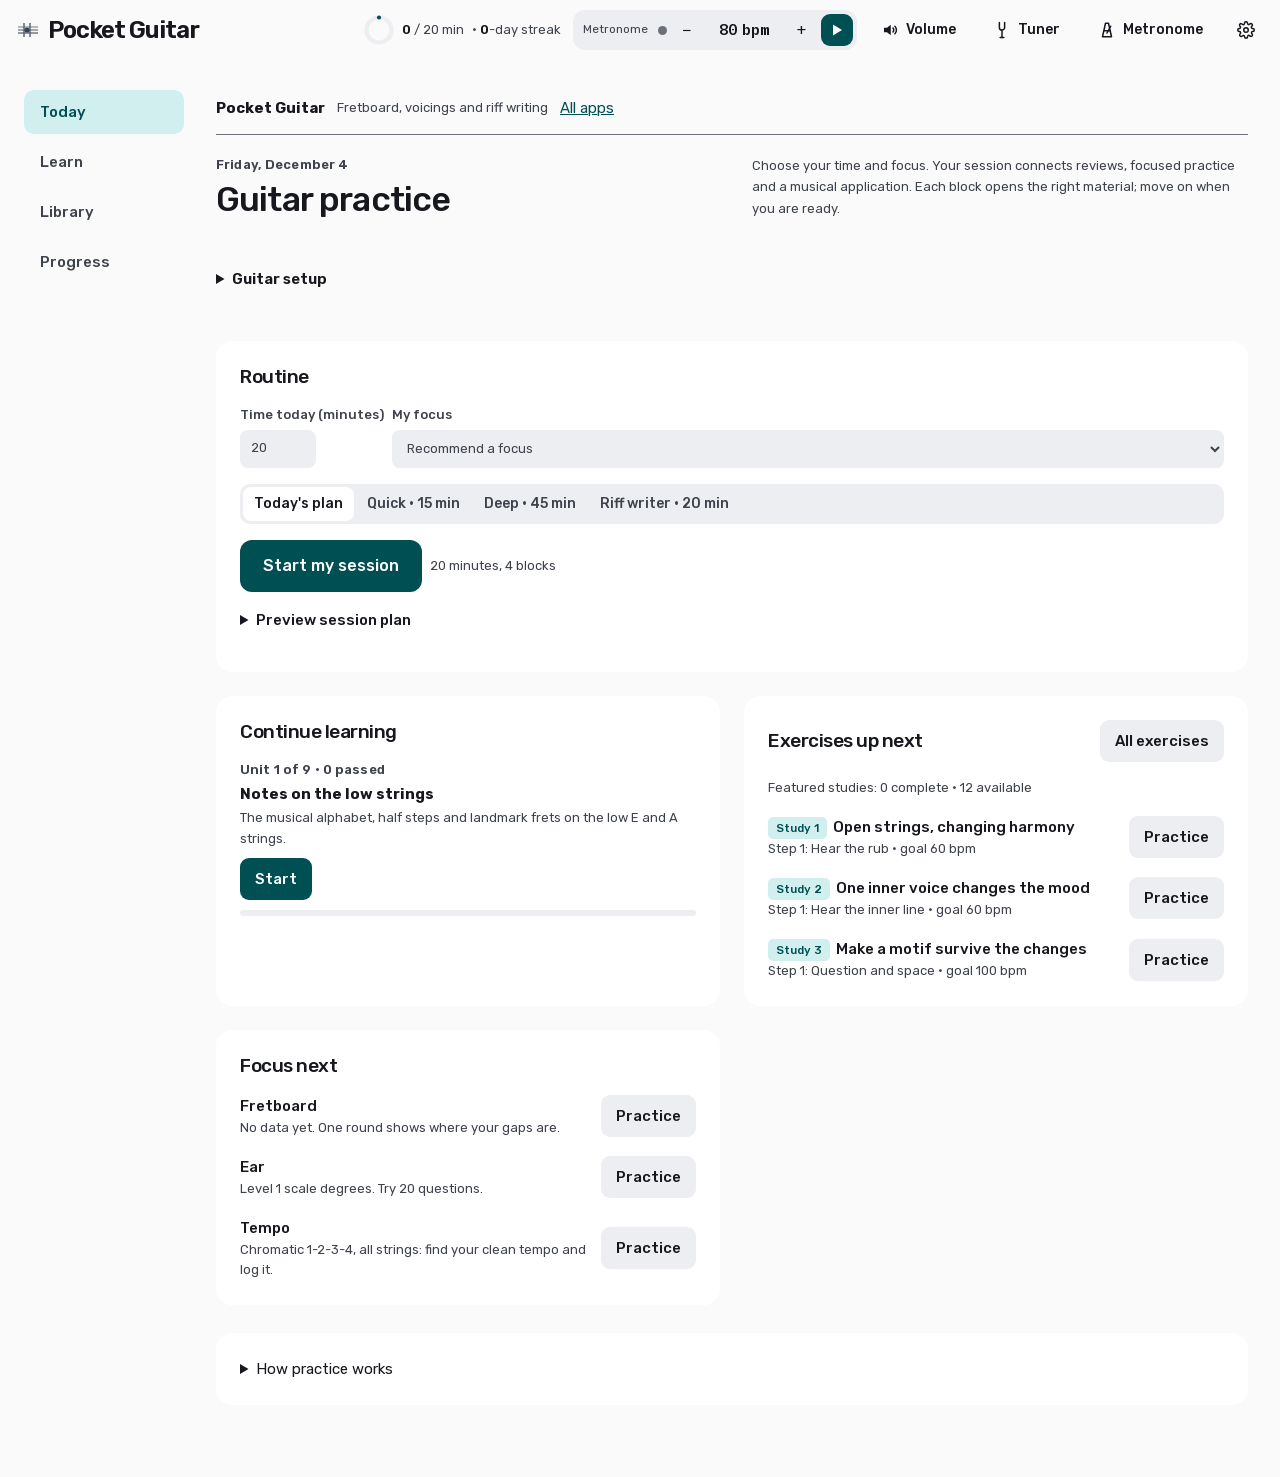
<file: guitar/index.html>
<!doctype html>
<html lang="en" data-instrument="guitar">
<head>
<meta charset="utf-8">
<meta name="viewport" content="width=device-width,initial-scale=1,viewport-fit=cover">
<meta name="description" content="Riff writing, chord voicings, fretboard workouts and guitar repertoire.">
<style>:root{color-scheme:light;padding-top:env(safe-area-inset-top,0px);padding-bottom:env(safe-area-inset-bottom,0px)}body{margin:0;font:14px system-ui,sans-serif}img{max-width:100%}[hidden]{display:none!important}</style>
<link rel="manifest" href="manifest.webmanifest">
<meta name="theme-color" content="#fafafa" media="(prefers-color-scheme: light)">
<meta name="theme-color" content="#08090b" media="(prefers-color-scheme: dark)">
<link rel="apple-touch-icon" href="../apple-touch-icon.png">
<link rel="icon" type="image/png" href="../icon-192.png">
<meta name="apple-mobile-web-app-capable" content="yes">
<meta name="mobile-web-app-capable" content="yes">
<title>Pocket Guitar</title>
</head>
<body>

<meta name="claude:viewport-fit-sides" content="cover">
<link rel="stylesheet" href="../shared/practice.css">

<header class="top pad" id="top">
  <div class="volpop" id="volPop" role="dialog" aria-labelledby="volTitle" hidden>
    <div class="vhd"><h2 id="volTitle">Volume</h2><div class="row"><button class="btn vmute" id="vMute" type="button" aria-pressed="false">Mute</button><button class="iconbtn" id="vClose" type="button" aria-label="Close volume">✕</button></div></div>
    <div class="vrow"><span>Master</span><input type="range" class="vctl" data-ch="master" min="0" max="100" step="1" aria-label="Master volume"><b class="vval" data-ch="master"></b></div>
    <div class="vrow"><span>Notes &amp; tones</span><input type="range" class="vctl" data-ch="notes" min="0" max="150" step="1" aria-label="Notes and tones volume"><b class="vval" data-ch="notes"></b></div>
    <div class="vrow"><span>Click &amp; drums</span><input type="range" class="vctl" data-ch="click" min="0" max="150" step="1" aria-label="Click and drums volume"><b class="vval" data-ch="click"></b></div>
    <div class="vactions"><button class="btn" id="vTest" type="button">Test mix</button><button class="btn" id="vReset" type="button" title="Set Master to 80%, Notes to 100% and Click to 100%">Reset levels</button></div>
    <p class="small muted" id="vSoundStatus" role="status"></p>
    <p class="small muted">Notes and tones covers exercises, chord previews, ear training and drones. Click and drums covers the metronome, count-ins and drum backing. Press M anywhere to mute.</p>
  </div>
  <div class="inner">
    <div class="brand">
      <svg width="24" height="24" viewBox="0 0 24 24" aria-hidden="true"><rect x="2" y="5" width="20" height="14" rx="3" fill="var(--wood)"/><line x1="8" y1="5" x2="8" y2="19" stroke="var(--fret)" stroke-width="1.5"/><line x1="14" y1="5" x2="14" y2="19" stroke="var(--fret)" stroke-width="1.5"/><line x1="2" y1="9" x2="22" y2="9" stroke="var(--string)" stroke-width=".8"/><line x1="2" y1="12" x2="22" y2="12" stroke="var(--string)" stroke-width="1"/><line x1="2" y1="15" x2="22" y2="15" stroke="var(--string)" stroke-width="1.2"/><circle cx="11" cy="12" r="2.6" fill="var(--root)"/></svg>
      <span class="bname">Pocket Guitar</span>
    </div>
    <div class="hstat" title="Practice today">
      <svg width="30" height="30" viewBox="0 0 36 36" aria-hidden="true"><circle cx="18" cy="18" r="15" fill="none" stroke="var(--surface-2)" stroke-width="5"/><circle id="hdrRing" cx="18" cy="18" r="15" fill="none" stroke="var(--accent)" stroke-width="5" stroke-linecap="round" stroke-dasharray="0 100" transform="rotate(-90 18 18)"/></svg>
      <span><b id="hdrMin">0</b><span class="hgoal"> / <span id="hdrGoal">20</span></span> min</span>
      <span class="hide-sm">· <b id="hdrStreak">0</b>-day streak</span>
    </div>
    <div class="pill" id="routinePill" hidden>
      <button id="rpOpen" type="button"><span class="rp-action">Open block ↗</span><span id="rpText">Warm-up</span></button><span id="rpTime" class="mono" aria-label="Block time remaining">2:00</span>
      <button id="rpPause" type="button">Pause</button>
      <button id="rpSkip" type="button">Skip</button>
      <button id="rpStop" type="button" aria-label="End routine">End</button>
    </div>
    <div class="mini" aria-label="Playback controls"><span id="miniContext" class="mini-context">Metronome</span>
      <span class="pulse" id="pulse" aria-hidden="true"></span>
      <button type="button" id="miniMinus" aria-label="Slower">−</button>
      <button type="button" class="bpm" id="miniBpm" title="Open metronome">80 bpm</button>
      <button type="button" id="miniPlus" aria-label="Faster">+</button>
      <button type="button" class="play" id="miniPlay" aria-label="Start metronome"><svg width="14" height="14" viewBox="0 0 14 14" aria-hidden="true"><path id="miniIcon" d="M3 1.5v11l9-5.5z" fill="currentColor"/></svg></button>
    </div>
    <button class="iconbtn volbtn" id="volBtn" type="button" aria-label="Volume" aria-expanded="false" aria-controls="volPop" title="Volume (M to mute)"><svg width="18" height="18" viewBox="0 0 24 24" fill="none" stroke="currentColor" stroke-width="2" stroke-linecap="round" stroke-linejoin="round" aria-hidden="true"><path d="M4 9h4l5-4v14l-5-4H4z" fill="currentColor" stroke="none"/><path class="vw1" d="M16 9.5a3.5 3.5 0 0 1 0 5"/><path class="vw2" d="M18.5 7a7 7 0 0 1 0 10"/><path class="vx" d="M16 9l5 6M21 9l-5 6"/></svg><span class="vlabel">Volume</span></button>
    <button class="iconbtn toolbtn" type="button" data-go="tuner" aria-label="Tuner" title="Tuner and drone"><svg width="18" height="18" viewBox="0 0 24 24" fill="none" stroke="currentColor" stroke-width="2" stroke-linecap="round" stroke-linejoin="round" aria-hidden="true"><path d="M8.5 2v6.5a3.5 3.5 0 0 0 7 0V2"/><path d="M12 12v10"/><path d="M9.5 22h5"/></svg><span class="tlabel">Tuner</span></button>
    <button class="iconbtn toolbtn" type="button" data-go="metronome" aria-label="Metronome" title="Metronome"><svg width="18" height="18" viewBox="0 0 24 24" fill="none" stroke="currentColor" stroke-width="2" stroke-linecap="round" stroke-linejoin="round" aria-hidden="true"><path d="M10 3h4l4 18H6z"/><path d="M12 16l5-9"/><path d="M8.5 13h7"/></svg><span class="tlabel">Metronome</span></button>
    <button class="iconbtn" id="openSettings" type="button" aria-label="Settings"><svg width="18" height="18" viewBox="0 0 24 24" fill="none" stroke="currentColor" stroke-width="2" aria-hidden="true"><circle cx="12" cy="12" r="3"/><path d="M19.4 15a1.7 1.7 0 0 0 .3 1.8l.1.1a2 2 0 1 1-2.8 2.8l-.1-.1a1.7 1.7 0 0 0-1.8-.3 1.7 1.7 0 0 0-1 1.5V21a2 2 0 1 1-4 0v-.1a1.7 1.7 0 0 0-1.1-1.5 1.7 1.7 0 0 0-1.8.3l-.1.1a2 2 0 1 1-2.8-2.8l.1-.1a1.7 1.7 0 0 0 .3-1.8 1.7 1.7 0 0 0-1.5-1H3a2 2 0 1 1 0-4h.1a1.7 1.7 0 0 0 1.5-1.1 1.7 1.7 0 0 0-.3-1.8l-.1-.1a2 2 0 1 1 2.8-2.8l.1.1a1.7 1.7 0 0 0 1.8.3H9a1.7 1.7 0 0 0 1-1.5V3a2 2 0 1 1 4 0v.1a1.7 1.7 0 0 0 1 1.5 1.7 1.7 0 0 0 1.8-.3l.1-.1a2 2 0 1 1 2.8 2.8l-.1.1a1.7 1.7 0 0 0-.3 1.8V9a1.7 1.7 0 0 0 1.5 1H21a2 2 0 1 1 0 4h-.1a1.7 1.7 0 0 0-1.5 1z"/></svg></button>
  </div>
</header>
<nav class="tabs pad" aria-label="Main navigation">
  <div class="inner" role="tablist">
    <button class="tab" role="tab" data-tab="today">Today</button>
    <button class="tab" role="tab" data-tab="learn">Learn</button>
    <button class="tab" role="tab" data-tab="library">Library</button>
    <button class="tab" role="tab" data-tab="progress">Progress</button>
  </div>
</nav>

<main class="pad">
<div class="inner">

<div class="studio-bar"><label for="studioPicker">Instrument</label><select id="studioPicker"><option value="guitar">Guitar</option><option value="bass">Bass guitar</option><option value="drums">Drums</option></select><span id="studioDesc" class="small muted"></span></div>
<section id="studioPage" class="view" hidden></section>
<nav id="libraryNav" class="row" aria-label="Library sections" hidden><button class="btn" type="button" data-go="library">All</button><button class="btn" type="button" data-go="songs">Riffs</button><button class="btn" type="button" data-go="voicings">Chord Shapes</button><button class="btn" type="button" data-go="explorer">Scales</button><button class="btn" type="button" data-go="rhythm">Rhythm</button><button class="btn" type="button" data-go="exercises">Exercises</button><button class="btn" type="button" data-go="fretboard">Fretboard</button><button class="btn" type="button" data-go="ear">Ear training</button></nav>
<section class="view" id="view-library" hidden>
  <div class="vhead"><h2>What do you want to work on?</h2><p class="small muted">Explore a sound, practice a skill, or add something to your daily focus.</p></div>
  <div class="card stack" id="essCard"></div>
  <details class="skipped-folder" id="savedPractice" hidden><summary>Saved practice spots <span id="savedPracticeCount"></span></summary><div class="stack" id="savedPracticeList"></div></details>
  <details class="skipped-folder" id="skippedExercises"><summary>Skipped exercises <span id="skippedCount"></span></summary><div class="stack" id="skippedList"></div></details>
  <div class="excards">
    <button class="excard" type="button" data-go="songs"><h3>Riffs</h3><span>Learn real songs from alternative, Midwest emo, indie and shoegaze. Find a riff for your tuning, starting with E standard.</span></button>
    <button class="excard" type="button" data-go="voicings"><h3>Chord Shapes</h3><span>Open-string clusters, modal colors and compact extensions. Hear a sound, then use it in a study.</span></button>
    <button class="excard" type="button" data-go="explorer"><h3>Scales</h3><span>Understand a scale across the neck and hear its sound over a drone.</span></button>
    <button class="excard" type="button" data-go="rhythm"><h3>Rhythm</h3><span>Subdivisions, strumming, chugs, syncopation, odd meters and dotted-8th delay rhythms.</span></button>
    <button class="excard" type="button" data-go="exercises"><h3>Exercises</h3><span>Guided workouts for changes, fretboard fluency, arpeggios and technique.</span></button>
    <button class="excard" type="button" data-go="fretboard"><h3>Fretboard</h3><span>Find notes and intervals, with extra practice for your weak spots.</span></button>
    <button class="excard" type="button" data-go="ear"><h3>Ear training</h3><span>Recognize scale degrees, intervals and chord qualities by sound.</span></button>
  </div>
</section>
<section class="view" id="view-bass" hidden></section>
<section class="view" id="view-drums" hidden></section>
<section class="view" id="view-songs" hidden>
  <div class="vhead"><div class="stack" style="gap:8px"><span class="label">Song repertoire</span><h2>Riffs</h2></div><p class="small muted">Guitar parts worth learning, from Midwest emo to shoegaze. Start in E standard, save a few for practice, and open the tabs on Songsterr.</p></div>
  <div class="riff-filters">
    <label class="f riff-search"><span>Find a riff</span><input id="riffSearch" type="search" placeholder="Song, artist or technique" autocomplete="off"></label>
    <label class="f"><span>Tuning</span><select id="riffTuning"></select></label>
    <button class="btn" type="button" id="riffSaved" aria-pressed="false">☆ Saved <span id="riffSavedCount">0</span></button>
  </div>
  <div class="riff-genres" id="riffGenres" role="group" aria-label="Riff genre"></div>
  <div class="riff-summary"><p class="small muted" id="riffCount" role="status" aria-live="polite"></p><button class="linkbtn" type="button" id="riffReset" hidden>Reset filters</button></div>
  <div class="riff-list" id="riffList"></div>
  <div class="riff-empty stack" id="riffEmpty" hidden><h3 id="riffEmptyTitle"></h3><p class="small muted" id="riffEmptyText"></p><button class="btn" type="button" id="riffShowAll">Show all tunings</button></div>
  <p class="small muted riff-source-note">Tuning is for the linked guitar part; other parts or versions may differ. Tabs open in a new tab on Songsterr and need an internet connection. Your saved list stays here.</p>
</section>
<section class="view" id="view-progress" hidden>
  <div class="vhead"><h2>Your progress</h2><p class="small muted">Return to a previous attempt, review what is due, and see how your playing develops.</p></div>
  <div class="stats">
    <div class="stat"><svg width="46" height="46" viewBox="0 0 36 36" aria-hidden="true"><circle cx="18" cy="18" r="15" fill="none" stroke="var(--surface-2)" stroke-width="4.5"/><circle id="bigRing" cx="18" cy="18" r="15" fill="none" stroke="var(--accent)" stroke-width="4.5" stroke-linecap="round" stroke-dasharray="0 100" transform="rotate(-90 18 18)"/></svg><div><div class="v" id="stToday">0</div><div class="k">minutes today</div></div></div>
    <div class="stat"><div><div class="v" id="stStreak">0</div><div class="k">day streak</div></div></div>
    <div class="stat"><div><div class="v" id="stWeek">0</div><div class="k">minutes this week</div></div></div>
    <div class="stat"><div><div class="v" id="stTotal">0</div><div class="k">hours all time</div></div></div>
  </div>
  <div class="card stack"><h3>Last 7 days</h3><svg id="weekChart" class="weekchart" viewBox="0 0 320 150" width="100%" role="img" aria-label="Minutes practiced over the last seven days"></svg></div>
  <div id="bandProgress" class="card stack" hidden></div>
  <div class="card stack"><h3>Practice history</h3><div id="progressHistory" class="stack"></div></div>
</section>

<!-- TODAY -->
<section class="view" id="view-today">
  <div class="vhead">
    <div class="stack" style="gap:4px"><span class="label" id="todayDate">Today</span><h2>Guitar practice</h2></div>
    <p class="muted small">Choose your time and focus. Your session connects reviews, focused practice and a musical application. Each block opens the right material; move on when you are ready.</p>
  </div>
  <div id="guitarSetup"></div>
  <div class="card practice-resume" id="practiceResume" hidden></div>
  <div class="grid">
    <div class="card stack">
      <div class="row" style="justify-content:space-between"><h3>Routine</h3><span class="small muted" id="rtDone"></span></div>
      <div class="row"><label class="f"><span>Time today (minutes)</span><input id="rtMinutes" type="number" min="5" max="90" step="1"></label><label class="f" style="flex:1;min-width:160px"><span>My focus</span><select id="rtFocus"></select></label></div>
      <div class="seg" id="rtSeg"></div>
      <div class="row"><button class="btn primary big" id="rtStart" type="button">Start my session</button><span class="small muted" id="rtHint"></span></div>
      <details id="rtPreview"><summary>Preview session plan</summary><ul class="blocks" id="rtBlocks"></ul></details>
      <div id="jBox" class="stack" style="gap:6px"></div>
    </div>
    <div class="card stack">
      <h3>Continue learning</h3>
      <div id="continueLearn" class="stack"></div>
      <div id="dueBox" class="stack" style="gap:8px"></div>
    </div>
    <div class="card stack">
      <div class="row" style="justify-content:space-between"><h3>Exercises up next</h3><button class="btn" type="button" data-go="exercises">All exercises</button></div>
      <span class="small muted" id="upNextSum"></span>
      <div id="upNext"></div>
    </div>
    <div class="card stack">
      <h3>Focus next</h3>
      <div id="weakList"></div>
    </div>
  </div>
  <details class="card">
    <summary>How practice works</summary>
    <ul class="method small">
      <li><b>New material in one block, review mixed together.</b> Today's plan gives one new exercise step a solid block of repetition, then mixes short reviews of different skills. In studies with clarinetists, mixing exercises held up better than repeating one at a time when players were tested later, even though most players preferred blocked practice (<a href="https://digitalcommons.georgiasouthern.edu/music-facpubs/2" target="_blank" rel="noopener">Stambaugh, 2011</a>; <a href="https://www.frontiersin.org/articles/10.3389/fpsyg.2016.01251/full" target="_blank" rel="noopener">Carter and Grahn, 2016</a>). Results depend on the task: <a href="https://journals.sagepub.com/doi/full/10.1177/00224294231222801" target="_blank" rel="noopener">Mathias and Goldman, 2025</a> found better retention with blocked practice of difficult violin excerpts. Use focused repetition for an unfamiliar task and manageable contrasts as it becomes comfortable.</li>
      <li><b>Clean runs, not just more runs.</b> In a study of advanced pianists, total practice time and repetitions didn't predict next-day performance. The best players fixed errors on the spot, changed tempo on purpose and repeated a passage until it stayed right (<a href="https://cml.music.utexas.edu/research/music-teaching-and-learning" target="_blank" rel="noopener">Duke, Simmons and Cash, 2009</a>). The two-clean-run rule and slowdown of about 10% are practical defaults inspired by this approach, rather than experimentally established thresholds. In technical steps, the tempo rises after two clean runs, and "Practice" lets you loop just the bar that breaks, then put it back into the whole step.</li>
      <li><b>Listen before you play.</b> Musicians who heard a model before practicing improved more during practice and overnight (<a href="https://scholars.ttu.edu/en/publications/effects-of-model-performances-on-music-skill-acquisition-and-over-5" target="_blank" rel="noopener">Cash and colleagues</a>). New steps suggest one "Listen first" pass.</li>
      <li><b>Spaced, cold reviews.</b> How you play during practice is a poor guide to what you'll keep (<a href="https://pubmed.ncbi.nlm.nih.gov/25910388/" target="_blank" rel="noopener">Soderstrom and Bjork, 2015</a>). Finished steps and passed units come back after 1, 3, 7, 16 and 35 days, with a first-play check before listening or rehearsal. Prepared attempts return tomorrow. These day intervals are practical defaults, rather than a validated guitar-specific schedule. Spacing reviews out helps long-term memory, and the best gap grows the longer you want to remember something (<a href="https://pubmed.ncbi.nlm.nih.gov/19076480/" target="_blank" rel="noopener">Cepeda et al., 2008</a>). Recalling from memory also beats re-reading (<a href="https://applied-science-cisdev.sites.olt.ubc.ca/files/2018/06/retrieval-and-spacing.pdf" target="_blank" rel="noopener">Karpicke and Roediger</a>).</li>
      <li><b>Focus on the sound.</b> Musicians played more expressively, and no less accurately, when they focused on the sound they were making instead of their finger movements (<a href="https://oasis.library.unlv.edu/kns_fac_articles/224" target="_blank" rel="noopener">Mornell and Wulf, 2018</a>). Each exercise gives one listening cue.</li>
      <li><b>Write your own, inside limits.</b> Popular musicians learn by ear and by making their own music alongside practice (<a href="https://www.ucl.ac.uk/ioe/research-projects/2017/jun/adapting-popular-musicians-practices-classroom" target="_blank" rel="noopener">Lucy Green</a>). Every voicing ends with a "Your riff" step, and a small constraint helps you avoid falling back on old habits.</li>
      <li><b>Plan, then reflect.</b> Musicians who were taught to set a goal and check their own progress improved more in the same practice time (<a href="https://bulletproofmusician.com/research-tested-practice-strategies-that-will-help-you-learn-new-&" target="_blank" rel="noopener">Miksza</a>). After a routine, write one line about what to fix next time; it shows up at the start of your next session.</li>
      <li><b>Ears in context.</b> Scale-degree training plays a cadence first, then the note, then resolves it home. It's the approach popularized by the <a href="https://apps.apple.com/app/id1088761926" target="_blank" rel="noopener">Functional Ear Trainer</a> app.</li>
    </ul>
  </details>
</section>



<!-- LEARN -->
<section class="view" id="view-learn" hidden>
  <div id="lnPath" class="stack" style="gap:16px">
    <div class="vhead"><div class="stack" style="gap:4px"><span class="label">Guitar learning path</span><h2>Fretboard mastery</h2></div><p class="muted small">Nine units that build on each other, from naming every note to voicings for writing your own riffs. Each unit has short lessons with diagrams, a 10-question check (8 to pass, with an explanation after every answer, and a couple of questions from earlier units), and the drills and exercises that make it automatic. Passed units come back as short mixed reviews, spaced further apart each time you get them right.</p></div>
    <div id="lnReview"></div>
    <ol class="path" id="lnUnits"></ol>
  </div>
  <div id="lnUnit" class="stack" hidden>
    <div class="row" style="justify-content:space-between"><button class="btn" id="lnBack" type="button">← All units</button><span class="small muted" id="lnUnitNo"></span></div>
    <div class="card stack">
      <div class="stack" style="gap:2px"><h2 id="lnTitle">Unit</h2><p class="small muted" id="lnSum"></p></div>
      <div class="seg" id="lnTabs"><button type="button" data-v="lesson">Lesson</button><button type="button" data-v="quiz">Check</button><button type="button" data-v="practice">Practice</button></div>
      <div id="lnLesson" class="stack">
        <div class="row" style="justify-content:space-between"><span class="label" id="lnCardNo"></span><span class="lndots" id="lnDots"></span></div>
        <h3 id="lnCardTitle"></h3>
        <div class="lnbody" id="lnCardBody"></div>
        <div class="scroll-x"><div id="lnBoard"></div></div>
        <div class="legend" id="lnLegend"></div>
        <div class="row"><button class="btn" id="lnPrev" type="button">Back</button><button class="btn primary" id="lnNext" type="button">Next</button></div>
      </div>
      <div id="lnQuiz" class="stack" hidden>
        <div class="prompt"><div class="q" id="qzQ"></div><div class="scorebar" id="qzScore"></div></div>
        <div class="scroll-x qzwrap" id="qzBoardWrap"><div id="qzBoard"></div></div>
        <p class="small muted" id="qzHint" style="text-align:center"></p>
        <div class="ansbtns" id="qzAns"></div>
        <div class="qzfb" id="qzFb"></div>
        <div class="row" style="justify-content:center"><button class="btn" id="qzSkip" type="button">Show me</button><button class="btn primary" id="qzNext" type="button" hidden>Next question</button></div>
        <div class="row" style="justify-content:center" id="qzEndBtns"></div>
      </div>
      <div id="lnPractice" class="stack" hidden></div>
    </div>
  </div>
</section>

<!-- EXERCISES -->
<section class="view" id="view-exercises" hidden>
  <div id="exLib" class="stack" style="gap:16px">
    <div class="vhead"><div class="stack" style="gap:4px"><span class="label">Play along</span><h2>Exercises</h2></div><p class="muted small">Workouts for knowing the neck in any key, connecting it with technique and chord tones, and turning it into riffs, plus a play-along for every voicing. Scale workouts live under Library → <button class="linkbtn" type="button" data-go="explorer">Scales</button>, bundled with each scale. Each one shows exactly what to play, note by note, in time. Most work in any key: pick one, or let it move up a 4th every loop until you've played it in all 12. Rate every run and the tempo climbs toward the goal.</p></div>
    <label class="f catalog-search"><span>Find an exercise</span><input type="search" id="exSearch" maxlength="120" placeholder="Search a technique, chord or skill…" autocomplete="off"></label>
    <div id="exRecent" class="stack" style="gap:14px"></div>
    <div id="exList" class="stack" style="gap:18px"></div>
    <div id="exHist" class="stack" style="gap:14px" hidden></div>
    <p class="small muted"><button class="linkbtn" type="button" data-go="progress" id="exHistSum">Run history</button></p>
  </div>
  <div id="exPlayer" class="stack" hidden>
    <div class="row" style="justify-content:space-between"><button class="btn" id="pBack" type="button">← All exercises</button><span class="row" style="gap:10px"><span class="small muted" id="pCat"></span><button class="btn" id="pFocusPick" type="button" aria-pressed="false">Make my focus</button><button class="btn" id="pSkip" type="button" aria-pressed="false">Too easy — skip</button><button class="btn favbtn" id="pFav" type="button" aria-pressed="false">☆ Favorite</button></span></div>
    <div class="card stack practice-workspace">
      <h2 id="pTitle">Exercise</h2>
      <div class="practice-layout">
        <div class="practice-stage stack">
          <div class="row" id="pKeyRow" hidden><label class="f" style="flex-direction:row;align-items:center;gap:6px"><span>Key</span><select id="pKey"></select></label><button class="btn" id="pRandKey" type="button">Random key</button></div>
          <div class="steps" id="pSteps"></div>
          <p class="practice-instruction"><b id="pStepName"></b> <span class="muted" id="pStepDesc"></span></p>
          <div class="ptrans">
            <button class="btn primary big" id="pPlay" type="button">Play</button>
            <button class="btn" id="pRestart" type="button" title="Return to the beginning of this step">↶ Restart</button>
            <button class="btn" id="pListen" type="button" title="Hear and watch one pass without playing">Listen first</button>
            <div class="ptempo"><button class="round sm" id="pSlower" type="button" aria-label="Slower">−</button><div><div><button class="bpmtap mono" id="pBpm" type="button" title="Tap to type a tempo">60</button><input class="bpmin mono" id="pBpmIn" type="number" inputmode="numeric" min="30" max="260" aria-label="Tempo in bpm" hidden> <span class="small muted">bpm · goal <button class="bpmtap goaltap mono" id="pGoal" type="button" title="Tap to change the goal tempo">90</button><span id="pOver"></span></span></div><div class="tbar"><i id="pTempoBar"></i></div></div><button class="round sm" id="pFaster" type="button" aria-label="Faster">+</button></div>
          </div>
          <div class="goaled" id="pGoalEd" hidden>
            <label class="f" style="flex-direction:row;align-items:center;gap:6px"><span>Goal tempo</span><input class="bpmin mono" id="pGoalIn" type="number" inputmode="numeric" min="40" max="260"> <span class="small muted">bpm</span></label>
            <label class="toggle"><input type="checkbox" id="pGoalAll"> All steps of this exercise</label>
            <button class="btn primary" id="pGoalSave" type="button">Set goal</button><button class="btn" id="pGoalReset" type="button">Default</button><button class="btn" id="pGoalCancel" type="button">Cancel</button>
            <span class="small muted" id="pGoalNote"></span>
          </div>
          <div class="pctl" id="pCtl">
            <div class="pctl-row" role="group" aria-label="Playback"><span class="pctl-lab">Play</span>
              <label class="chip"><input type="checkbox" id="pLoop"> Loop</label>
              <label class="chip" title="Count four beats, then start from the beginning of the selected beat"><input type="checkbox" id="pCount"> Count-in</label>
              <label class="chip"><input type="checkbox" id="pClick"> Click</label>
              <label class="chip" id="pGuideChip"><input type="checkbox" id="pGuide"> Notes</label>
              <label class="chip" title="Speed up 4 bpm every loop"><input type="checkbox" id="pLadder"> +4 bpm / loop</label>
              <label class="chip" id="pKeyCycleChip" title="Move up a 4th every loop to play through all 12 keys"><input type="checkbox" id="pKeyCycle"> New key / loop</label>
            </div>
            <div class="pctl-row" role="group" aria-label="Display"><span class="pctl-lab">Show</span>
              <div class="seg pseg" id="pLabSeg"><button type="button" data-v="finger">None</button><button type="button" data-v="degree">Degrees</button><button type="button" data-v="chord">Chord tones</button><button type="button" data-v="note">Notes</button></div>
              <select id="pLab" hidden aria-hidden="true" tabindex="-1"><option value="finger">None</option><option value="degree">Scale degrees</option><option value="chord">Chord tones</option><option value="note">Note names</option></select>
              <label class="chip" title="Small finger numbers next to each note"><input type="checkbox" id="pFingers" aria-describedby="pFingerHint"> Show fingers</label>
            </div>
          </div>
          <div class="tab-bar-nav"><span class="small muted">Bars</span><div class="bar-strip" id="pBars" role="group" aria-label="Jump to a bar"></div></div>
          <div class="hw"><canvas id="pCanvas" tabindex="0" aria-describedby="pTabHint pSelection" role="img" aria-label="Exercise tab. Click a note to start there. Drag to select notes. Scroll horizontally to move through the exercise."></canvas><div class="tab-scroll"><input type="range" id="pScroll" min="0" max="4" step="0.01" value="0" aria-label="Tab view position"></div></div>
          <div class="tab-navigation small muted"><span id="pTabHint">Click to position · drag to select · Space play / pause</span><span class="row" style="gap:6px;align-items:center"><span id="pPosition"></span><button class="btn sm" id="pPrev" type="button" aria-label="Previous note" title="Previous note (left arrow)">◀</button><button class="btn sm" id="pNext" type="button" aria-label="Next note" title="Next note (right arrow)">▶</button></span></div>
          <div class="tab-selection"><div class="tab-selection-info" id="pSelection" role="status" aria-live="polite"></div><button class="linkbtn" type="button" id="pClearSelection" hidden>Clear selection</button></div>
          <div class="finger-legend small muted" id="pFingerHint" aria-label="Fretting hand finger key" hidden></div>
          <div class="pstatus small muted" id="pStatus"></div>
          <p class="small pfocus" id="pFocus"></p>
          <div class="scroll-x"><div id="pBoard"></div></div>
          <details class="practice-help"><summary>Notation &amp; keyboard shortcuts</summary><div class="legend"><span><i style="background:var(--warn)"></i>Play now</span><span><i style="background:var(--surface);border:1.5px solid var(--ink)"></i>Next</span><span><i style="background:var(--wood-2);border:1px solid var(--fret)"></i>Rest of the shape</span><span>Above the tab: bracket = downstroke, V = upstroke, h = hammer-on, p = pull-off, sl = slide, PM = palm mute, ~ = tremolo-arm glide, &gt; = accent, faint dashed arrow = air strum (move but miss), ✕ = muted chuck, dashed box = delay echo. Counts under the tab: 1 e &amp; a</span></div><p class="small muted kbdhint">Keys: <kbd>Space</kbd> play / pause · <kbd>Home</kbd> restart · <kbd>1</kbd> Clean · <kbd>2</kbd> Almost · <kbd>3</kbd> Messy · <kbd>L</kbd> listen first · <kbd>←</kbd> <kbd>→</kbd> step through notes · <kbd>M</kbd> mute</p></details>
        </div>
        <aside class="practice-aside stack" aria-label="Practice guidance and settings">
          <div class="feedback" id="pFeedback" role="group" aria-label="Rate the last run">
            <span class="label">Rate the last run</span>
            <button class="btn" id="pClean" type="button">Clean</button>
            <button class="btn" id="pAlmost" type="button">Almost</button>
            <button class="btn" id="pMessy" type="button">Messy</button>
            <button class="btn primary" id="pNextStep" type="button" hidden>Next step →</button>
            <span class="small muted" id="pBest"></span>
          </div>
          <details class="practice-help"><summary id="pCriteriaTitle">What counts as clean?</summary><p class="small muted" id="pCrit"><b>Clean</b>: no stops, every note lands with the click (one tiny slip is fine). <b>Almost</b>: kept going, a few notes off. <b>Messy</b>: stopped or lost the beat. Two clean runs in a row move the tempo up.</p></details>
          <div class="practice-tip"><p class="small"><b>Tip:</b> <span id="pTip"></span></p></div>
          <details class="practice-help"><summary>About this exercise</summary><p class="small muted" id="pAbout"></p><div id="pLesson"></div></details>
          <details class="phist" id="pHistWrap"><summary><b>Your history</b> <span class="small muted" id="pHistSum"></span></summary><div id="pHist" class="stack" style="gap:6px;margin-top:8px"></div></details>
        </aside>
      </div>
    </div>
  </div>
</section>


<!-- VOICINGS -->
<section class="view" id="view-voicings" hidden>
  <div class="stack chord-reference">
    <div class="vhead"><div><span class="label">Voicings worth discovering</span><h2>Chord Shapes</h2></div><p class="muted small">Hear a new color, follow the voice that gives it character, then develop it into a part.</p></div>
    <div class="chord-mode"><div class="seg chord-groups" id="chordGroup" aria-label="Chord shape group"><button type="button" data-group="open">Open chords</button><button type="button" data-group="movable">Movable shapes</button></div><p class="small muted" id="chordGroupHint"></p></div>
    <div class="card chord-controls"><label class="f"><span>Root</span><select id="chordRoot"></select></label><label class="f"><span>Genre</span><select id="chordGenre"></select></label><label class="f"><span>Diagram labels</span><select id="chordLabels"><option value="finger">Fingers</option><option value="note">Notes</option><option value="degree">Chord degrees</option></select></label></div>
    <div class="chord-summary"><h2 id="chordName"></h2><span class="small muted" id="chordCount" aria-live="polite"></span></div>
    <div class="finger-legend small muted" id="chordLegend"></div>
    <div id="chordCards" class="stack">
      <div id="chordGrid" class="chord-grid"></div>
      <details id="chordExtras" class="chord-extras"><summary id="chordExtrasSummary"></summary><div id="chordExtraGrid" class="chord-grid"></div></details>
      <div class="vo-empty" id="chordEmpty" hidden></div>
    </div>
    <p class="small muted">Standard tuning · O = open string · × = skip this string · A bar holds several strings with one finger. Genre tags suggest musical uses. Fingerings are suggestions.</p>
    <p class="small muted">Ready to play them in time? <button class="linkbtn" data-go="exercises" type="button">Open Exercises →</button></p>
  </div>
</section>

<!-- METRONOME -->
<section class="view" id="view-metronome" hidden>
  <div class="vhead"><h2>Metronome</h2><p class="muted small">Space bar starts and stops it from any tab. Tap a beat dot to change its accent: strong, medium, normal, silent.</p></div>
  <div class="metro-main">
    <div class="card">
      <div class="bpmrow">
        <button class="round" id="mMinus" type="button" aria-label="Slower by 1">−</button>
        <div><div class="bpmbig" id="bpmBig">80</div><div class="tempo-name" id="tempoName">Andante</div></div>
        <button class="round" id="mPlus" type="button" aria-label="Faster by 1">+</button>
      </div>
      <input type="range" id="bpmSlider" min="30" max="260" step="1" value="80" aria-label="Tempo" style="margin-top:14px">
      <div class="row" style="justify-content:center;margin-top:8px">
        <button class="btn" id="mMinus5" type="button">−5</button>
        <button class="btn" id="mTap" type="button">Tap tempo</button>
        <button class="btn" id="mPlus5" type="button">+5</button>
      </div>
      <div class="beats" id="beats"></div>
      <div class="barinfo" id="barInfo">Stopped</div>
      <button class="btn primary big playbig" id="mPlay" type="button">Start</button>
    </div>
    <div class="card stack">
      <label class="f"><span>Time signature</span>
        <select id="mSig"><option>2/4</option><option>3/4</option><option selected>4/4</option><option>5/4</option><option>6/8</option><option>7/8</option></select></label>
      <div class="f"><span class="small muted" style="font-weight:500">Subdivision</span>
        <div class="seg" id="mSub"><button data-v="1" type="button">Beats</button><button data-v="2" type="button">8ths</button><button data-v="3" type="button">Triplets</button><button data-v="4" type="button">16ths</button></div></div>
      <div class="f"><span class="small muted" style="font-weight:500">Sound</span>
        <div class="seg" id="mSound"><button data-v="click" type="button">Click</button><button data-v="wood" type="button">Wood</button><button data-v="beep" type="button">Beep</button><button data-v="drums" type="button">Drums</button></div></div>
      <label class="f" id="mDrumWrap"><span>Drum beat</span>
        <select id="mDrum"><option value="rock">Rock</option><option value="half">Half-time</option><option value="four">Four on the floor</option><option value="funk">Funk</option><option value="shuffle">Shuffle (blues)</option></select></label>
      <label class="f"><span>Swing <b class="mono" id="mSwingV">0%</b></span><input type="range" id="mSwing" min="0" max="100" step="5" value="0"></label>
      <label class="toggle"><input type="checkbox" id="mCount"> One-bar count-in</label>
    </div>
  </div>
  <div class="grid">
    <div class="card stack">
      <div class="row" style="justify-content:space-between"><h3>Speed trainer</h3><label class="toggle"><input type="checkbox" id="trOn"> On</label></div>
      <p class="small muted">Starts slow and speeds up automatically. Stay just below the speed where you get sloppy.</p>
      <div class="row">
        <label class="f"><span>From</span><input type="number" id="trStart" min="30" max="260"></label>
        <label class="f"><span>To</span><input type="number" id="trTarget" min="30" max="260"></label>
        <label class="f"><span>+ bpm</span><input type="number" id="trStep" min="1" max="20"></label>
        <label class="f"><span>Every (bars)</span><input type="number" id="trEvery" min="1" max="32"></label>
      </div>
    </div>
    <div class="card stack">
      <div class="row" style="justify-content:space-between"><h3>Gap trainer</h3><label class="toggle"><input type="checkbox" id="gpOn"> On</label></div>
      <p class="small muted">The click drops out for a few bars. Keep playing in time and check that you land together when it comes back.</p>
      <div class="row">
        <label class="f"><span>Play bars</span><input type="number" id="gpPlay" min="1" max="16"></label>
        <label class="f"><span>Silent bars</span><input type="number" id="gpMute" min="1" max="16"></label>
      </div>
    </div>
  </div>
  <div class="card stack">
    <div class="row" style="justify-content:space-between"><h3>Tempo log</h3><span class="small muted">Log the fastest tempo you can play cleanly 3 times in a row.</span></div>
    <div class="tlog" id="tlog"></div>
    <div class="row"><input type="text" id="tlNew" placeholder="New exercise, like Spider walk" style="flex:1;min-width:180px"><button class="btn" id="tlAdd" type="button">Add exercise</button></div>
  </div>
</section>

<!-- FRETBOARD -->
<section class="view" id="view-fretboard" hidden>
  <div class="vhead"><h2>Fretboard trainer</h2><p class="muted small">Notes you miss or answer slowly come up more often. A note counts as learned after you get it right quickly a few times.</p></div>
  <div class="card stack">
    <div class="seg" id="fMode"><button data-v="find" type="button">Find the note</button><button data-v="name" type="button">Name the note</button><button data-v="iv" type="button">Intervals</button><button data-v="all" type="button">Find them all</button><button data-v="heat" type="button">Progress map</button></div>
    <div class="row" id="fOpts">
      <span class="small muted">Strings</span><span class="row" id="fStr" style="gap:4px"></span>
      <label class="f" style="flex-direction:row;align-items:center;gap:6px"><span>Frets</span><select id="fRange"><option value="0-5">0–5</option><option value="0-7">0–7</option><option value="0-12" selected>0–12</option><option value="5-12">5–12</option><option value="7-15">7–15</option><option value="0-15">0–15</option></select></label>
      <label class="toggle"><input type="checkbox" id="fNat"> Natural notes only</label>
    </div>
    <div class="row" id="fIvOpts" hidden><span class="small muted">Intervals</span><span class="row" id="fIvSet" style="gap:4px"></span></div>
    <div class="prompt" id="fPrompt"></div>
    <div class="scroll-x"><div id="fBoard"></div></div>
    <div id="fBelow"></div>
  </div>
</section>

<!-- EAR -->
<section class="view" id="view-ear" hidden>
  <div class="vhead"><h2>Ear trainer</h2><p class="muted small">Number keys answer. Each mode moves up a level once you score 90% over 20 questions.</p></div>
  <div class="card stack">
    <div class="row" style="justify-content:space-between">
      <div class="seg" id="eMode"><button data-v="deg" type="button">Scale degrees</button><button data-v="iv" type="button">Intervals</button><button data-v="chord" type="button">Chord types</button></div>
      <label class="f" style="flex-direction:row;align-items:center;gap:6px"><span>Level</span><select id="eLevel"></select></label>
    </div>
    <div class="prompt">
      <div class="q" id="eQ">Press Play to start</div>
      <div class="fb-msg" id="eMsg"></div>
      <div class="scorebar" id="eScore"></div>
    </div>
    <div class="ansbtns" id="eAns"></div>
    <div class="row" style="justify-content:center">
      <button class="btn primary" id="ePlay" type="button">Play</button>
      <button class="btn" id="eReplay" type="button">Replay</button>
      <button class="btn" id="eCad" type="button">Hear the key</button>
      <button class="btn" id="eNext" type="button">Next</button>
      <label class="toggle"><input type="checkbox" id="eAuto" checked> Auto next</label>
    </div>
    <div id="eLevelUp"></div>
  </div>
  <div class="card stack"><h3>Accuracy by answer</h3><div class="bars" id="eStats"></div></div>
</section>

<!-- EXPLORER -->
<section class="view" id="view-rhythm" hidden>
  <div id="rMain" class="stack" style="gap:16px">
    <div class="vhead"><div class="stack" style="gap:4px"><span class="label">Time and feel</span><h2>Rhythm</h2></div><p class="muted small">Subdivisions, strumming, muting, syncopation, odd meters and delay rhythms. Counts under the tab show where every stroke falls. A faint dashed arrow is an air strum: move the hand but miss the strings. ✕ is a muted chuck.</p></div>
    <div class="stack" id="rEx" style="gap:18px"></div>
  </div>
</section>
<section class="view" id="view-explorer" hidden>
  <div id="xMain" class="stack" style="gap:16px">
  <div class="vhead"><div class="stack" style="gap:4px"><span class="label">See it, then play it</span><h2>Scales</h2></div><p class="muted small">Pick a key and scale and see it on the whole neck or one position at a time. The exercises below are built for that scale and open right here, already in your key.</p></div>
  <div class="card stack">
    <div class="row">
      <label class="f"><span>Key</span><select id="xKey"></select></label>
      <label class="f"><span>Scale</span><select id="xScale"></select></label>
      <label class="f"><span>Labels</span><select id="xLab"><option value="notes">Note names</option><option value="iv">Intervals</option><option value="none">None</option></select></label>
      <label class="toggle" style="margin-top:18px"><input type="checkbox" id="xChord" checked> Color by degree</label>
    </div>
    <div class="seg" id="xPos"></div>
    <div class="scroll-x"><div id="xBoard"></div></div>
    <div class="legend"><span><i style="background:var(--root)"></i>Root</span><span><i style="background:var(--d3)"></i>3rd</span><span><i style="background:var(--d5)"></i>5th</span><span><i style="background:var(--d7)"></i>7th</span><span><i style="background:var(--surface);border:1.5px solid var(--ink)"></i>Other scale notes</span></div>
    <p class="small" id="xInfo"></p>
    <div class="row"><button class="btn primary" id="xPlay" type="button">Play this position</button><button class="btn" id="xDrone" type="button">Root drone</button><span class="small muted">Plays at the metronome tempo, in 8th notes.</span></div>
  </div>
  <div class="card stack">
    <div class="row" style="justify-content:space-between;align-items:baseline"><h3 id="xPracTitle">Practice this scale</h3><span class="small muted">Opens in the key above. Progress and history are saved per scale.</span></div>
    <div class="excards" id="xEx"></div>
  </div>
  </div>
</section>

<!-- TUNER -->
<section class="view" id="view-tuner" hidden>
  <div class="vhead"><h2>Tuner</h2><p class="muted small">Press Start listening and play a string. Auto mode finds the string for you; Manual tunes the one you tap and moves to the next when it's in tune; Chromatic shows any note. Tap a peg anytime to hear its reference note.</p></div>
  <div class="card stack">
    <div class="row" style="justify-content:space-between">
      <label class="f"><span>Tuning</span><select id="tTuning"></select></label>
      <div class="seg" id="tnMode"><button data-v="auto" type="button">Auto</button><button data-v="manual" type="button">Manual</button><button data-v="chromatic" type="button">Chromatic</button></div>
    </div>
    <div class="tuner">
      <div class="stack" style="gap:6px;align-items:center;min-width:0">
        <div class="gauge" id="tnGauge"></div>
        <div class="tn-read" id="tnRead"></div>
        <div class="small muted mono" id="tnHz"></div>
        <div class="row" style="justify-content:center"><button class="btn primary big" id="tnListen" type="button">Start listening</button><button class="btn" id="tnRef" type="button">Play reference</button></div>
        <p class="small tn-mic" id="tnMic" hidden></p>
      </div>
      <div class="stack" style="align-items:center;gap:4px"><div id="tnHead" class="tn-head"></div><span class="small muted" id="tnProgress"></span><button class="btn" id="tnReset" type="button">Start over</button></div>
    </div>
  </div>
  <div class="card stack">
    <h3>Drone</h3>
    <p class="small muted">Hold a root note under your scale practice. Playing against a drone trains your ear to hear each note's pull toward the root and makes tuning problems obvious.</p>
    <div class="row">
      <label class="f"><span>Note</span><select id="drNote"></select></label>
      <label class="f"><span>Octave</span><select id="drOct"><option value="2">Low</option><option value="3" selected>Middle</option></select></label>
      <label class="f"><span>Sound</span><select id="drType"><option value="warm">Warm</option><option value="pure">Pure</option><option value="fifth">Root and fifth</option></select></label>
      <button class="btn primary" id="drGo" type="button" style="margin-top:18px">Start drone</button>
    </div>
  </div>
</section>

</div>
</main>

<div class="overlay" id="settings" hidden>
  <div class="panel" role="dialog" aria-modal="true" aria-labelledby="setTitle">
    <div class="row" style="justify-content:space-between"><h2 id="setTitle">Settings</h2><button class="iconbtn" id="closeSettings" type="button" aria-label="Close settings">✕</button></div>
    <label class="f"><span>Daily goal (minutes)</span><input type="number" id="sGoal" min="5" max="180"></label>
    <label class="f"><span>Note names</span><select id="sAcc"><option value="mixed">Mixed spelling (C#, Eb, F#, Ab, Bb)</option><option value="sharps">Sharps</option><option value="flats">Flats</option></select></label>
    <label class="toggle"><input type="checkbox" id="sLefty"> Left-handed fretboard</label>
    <div class="stack" style="gap:6px"><span class="label">Sound</span><button class="btn" id="sSound" type="button">Open volume controls</button></div>
    <label class="f"><span>Reference pitch</span><select id="sA4"><option value="438">A = 438 Hz</option><option value="439">A = 439 Hz</option><option value="440">A = 440 Hz</option><option value="441">A = 441 Hz</option><option value="442">A = 442 Hz</option></select></label>
    <div class="sync" id="syncStatus"><i></i><span>Progress is saved in this browser.</span></div>
    <div class="hr"></div>
    <div class="stack" style="gap:6px"><b>Back up your progress</b><span class="small muted" id="sBackupNote">Download a backup file of your progress, history and settings, and restore it on another device or browser.</span>
      <div class="row"><button class="btn" id="sExport" type="button">Download backup</button><label class="btn" for="sImport" style="cursor:pointer">Restore from file</label><input type="file" id="sImport" accept="application/json,.json" hidden><span class="small" id="sBackupMsg"></span></div></div>
    <div class="row"><button class="btn warn" id="sReset" type="button">Reset all progress</button><span class="small bad" id="sResetMsg"></span></div>
  </div>
</div>
<div class="toast" id="toast" role="status" aria-live="polite"></div>

<script src="../shared/practice.js"></script>

</body>
</html>
</file>
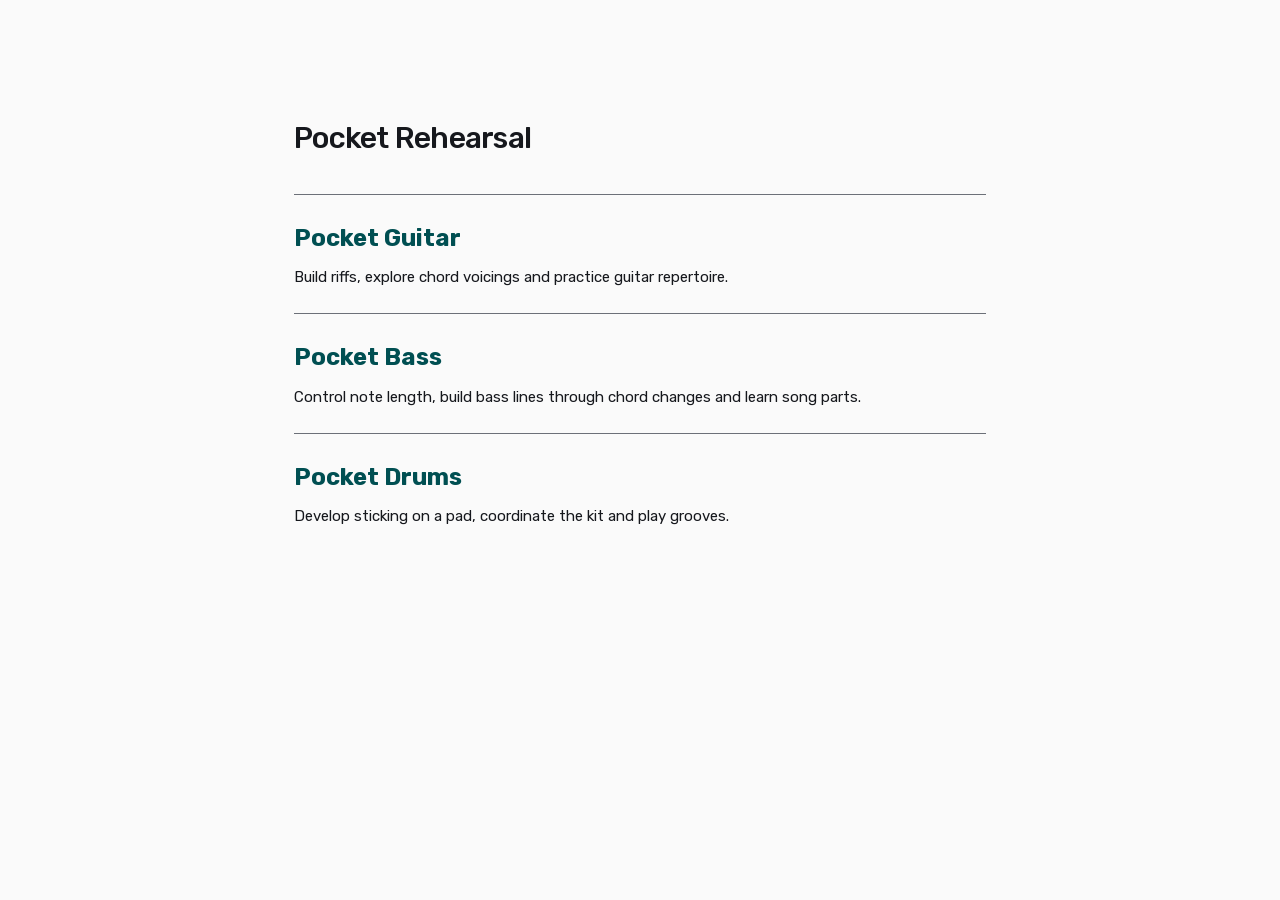
<file: apps.html>
<!doctype html>
<html lang="en"><head><meta charset="utf-8"><meta name="viewport" content="width=device-width,initial-scale=1"><title>Pocket Rehearsal · Choose your instrument</title><link rel="stylesheet" href="shared/practice.css"><style>main.chooser{max-width:740px;margin:clamp(36px,10vh,100px) auto;padding:24px}.chooser h1{margin:0 0 32px}.chooser a{display:block;padding:24px 0;border-top:1px solid var(--line);text-decoration:none}.chooser strong,.chooser span{display:block}.chooser strong{font-size:1.5rem;color:var(--accent)}.chooser span{margin-top:8px;color:var(--ink)}</style></head>
<body><main class="chooser"><h1>Pocket Rehearsal</h1><nav aria-label="Instrument apps">
<a href="guitar/"><strong>Pocket Guitar</strong><span>Build riffs, explore chord voicings and practice guitar repertoire.</span></a>
<a href="bass/"><strong>Pocket Bass</strong><span>Control note length, build bass lines through chord changes and learn song parts.</span></a>
<a href="drums/"><strong>Pocket Drums</strong><span>Develop sticking on a pad, coordinate the kit and play grooves.</span></a>
</nav></main></body></html>
</file>
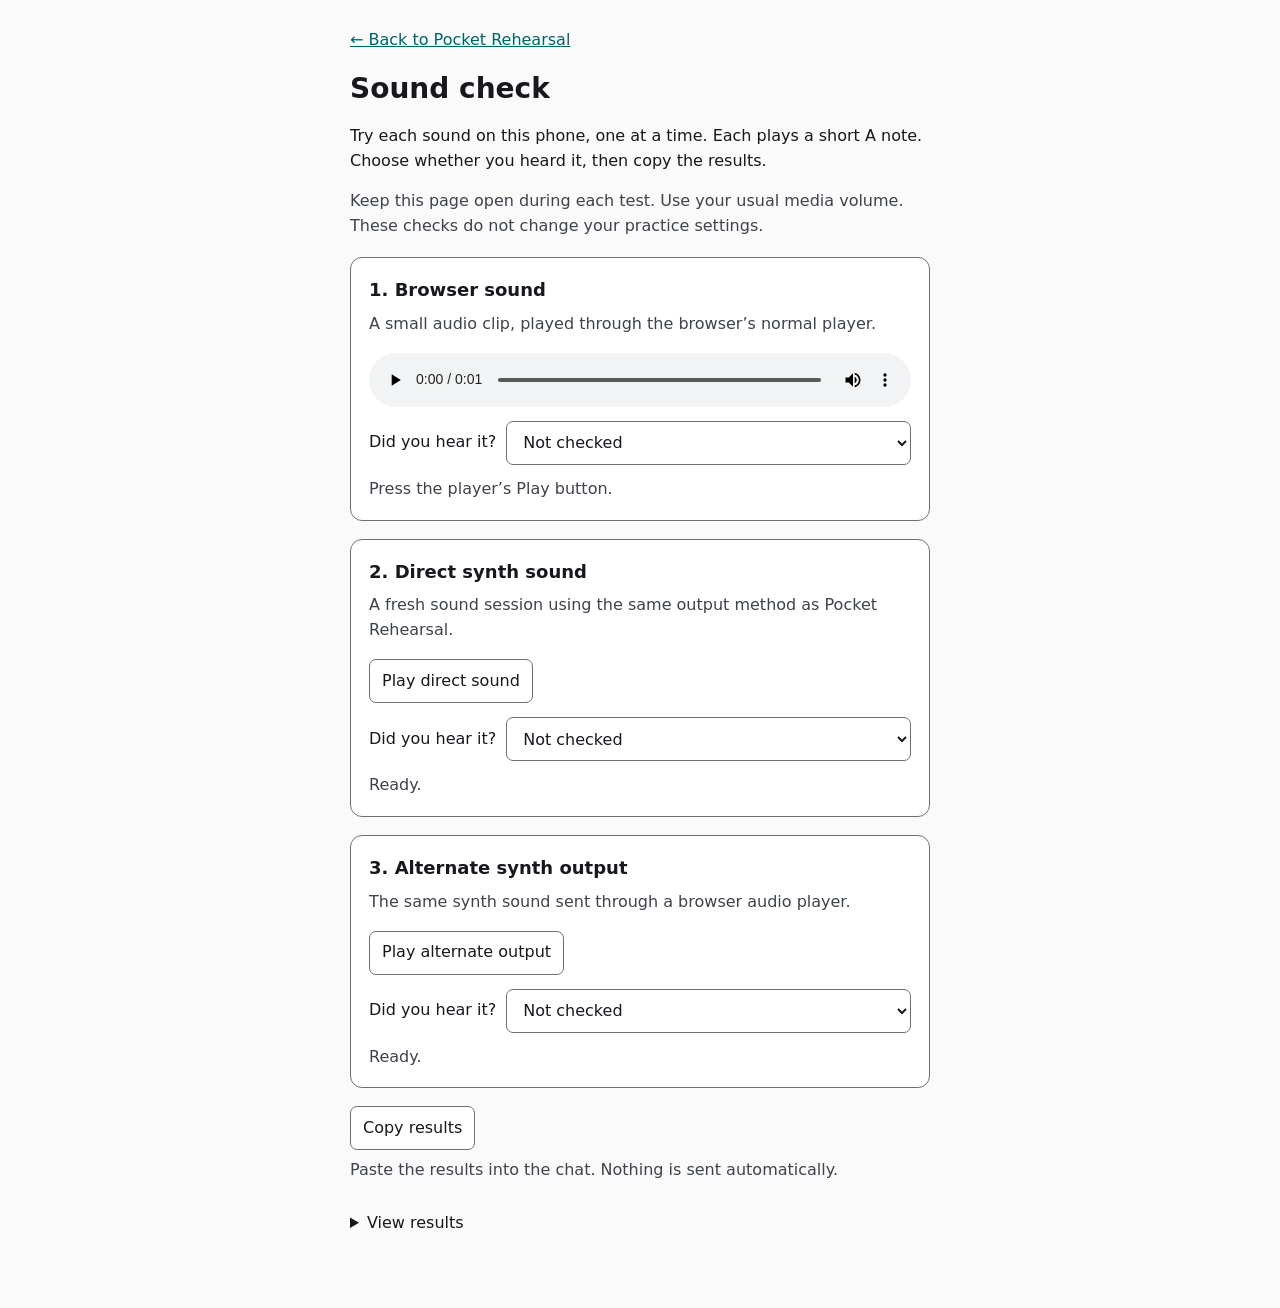
<file: audio-check.html>
<!doctype html>
<html lang="en">
<meta charset="utf-8">
<meta name="viewport" content="width=device-width,initial-scale=1">
<meta name="color-scheme" content="light dark">
<title>Pocket Rehearsal · Sound check</title>
<style>
:root{font:16px/1.55 system-ui,sans-serif;color-scheme:light dark;--bg:#fafafa;--surface:#fff;--ink:#16181d;--muted:#3e424b;--line:#6c7078;--accent:#006369}
@media(prefers-color-scheme:dark){:root{--bg:#08090b;--surface:#202328;--ink:#fff;--muted:#e0e4eb;--line:#949aa5;--accent:#22d9dc}}
*{box-sizing:border-box}body{margin:0;background:var(--bg);color:var(--ink)}main{max-width:620px;margin:auto;padding:28px 20px 60px}a{color:var(--accent)}h1{font-size:28px;line-height:1.2}h2{font-size:18px;margin:0 0 8px}p{margin:8px 0 16px}.muted{color:var(--muted)}section{margin:18px 0;padding:18px;border:1px solid var(--line);border-radius:12px;background:var(--surface)}button,select{font:inherit;min-height:44px;border:1px solid var(--line);border-radius:7px;color:var(--ink);background:var(--surface);padding:8px 12px}button{cursor:pointer}button:disabled{opacity:.6;cursor:wait}button:focus-visible,select:focus-visible{outline:3px solid var(--accent);outline-offset:3px}audio{display:block;width:100%;margin:12px 0}.answer{display:flex;align-items:center;flex-wrap:wrap;gap:10px;margin-top:14px}select{flex:1;min-width:160px}output{display:block;color:var(--muted);margin-top:12px;overflow-wrap:anywhere}textarea{width:100%;min-height:210px;font:12px/1.5 ui-monospace,monospace;color:var(--ink);background:var(--surface);padding:12px;border:1px solid var(--line);border-radius:7px}summary{cursor:pointer;padding:12px 0}#copyStatus{display:inline;margin-left:8px}
</style>
<main>
<a href="./">← Back to Pocket Rehearsal</a>
<h1>Sound check</h1>
<p>Try each sound on this phone, one at a time. Each plays a short A note. Choose whether you heard it, then copy the results.</p>
<p class="muted">Keep this page open during each test. Use your usual media volume. These checks do not change your practice settings.</p>
<section>
  <h2>1. Browser sound</h2>
  <p class="muted">A small audio clip, played through the browser’s normal player.</p>
  <audio id="clip" controls preload="auto"></audio>
  <label class="answer">Did you hear it? <select data-answer="clip" aria-label="Did you hear browser sound?"><option value="not checked">Not checked</option><option value="yes">Yes</option><option value="no">No</option></select></label>
  <output id="clipStatus" role="status">Press the player’s Play button.</output>
</section>
<section>
  <h2>2. Direct synth sound</h2>
  <p class="muted">A fresh sound session using the same output method as Pocket Rehearsal.</p>
  <button id="direct" type="button">Play direct sound</button>
  <label class="answer">Did you hear it? <select data-answer="direct" aria-label="Did you hear direct synth sound?"><option value="not checked">Not checked</option><option value="yes">Yes</option><option value="no">No</option></select></label>
  <output id="directStatus" role="status">Ready.</output>
</section>
<section>
  <h2>3. Alternate synth output</h2>
  <p class="muted">The same synth sound sent through a browser audio player.</p>
  <button id="media" type="button">Play alternate output</button>
  <label class="answer">Did you hear it? <select data-answer="media" aria-label="Did you hear alternate synth output?"><option value="not checked">Not checked</option><option value="yes">Yes</option><option value="no">No</option></select></label>
  <output id="mediaStatus" role="status">Ready.</output>
</section>
<button id="copy" type="button">Copy results</button><output id="copyStatus" role="status"></output>
<p class="muted">Paste the results into the chat. Nothing is sent automatically.</p>
<details><summary>View results</summary><textarea id="report" readonly aria-label="Sound check results"></textarea></details>
<audio id="stream" hidden></audio>
</main>
<script>
(() => {
'use strict';
const $=s=>document.querySelector(s),results={version:'audio-check-1',browser:navigator.userAgent,secure:window.isSecureContext,appSettings:null,tests:{clip:{},direct:{},media:{}}};
try{const s=JSON.parse(localStorage.getItem('fretlab.v1'));if(s)results.appSettings={vol:s.settings?.vol,muted:s.settings?.muted,nvol:s.settings?.nvol,cvol:s.settings?.cvol,guide:s.ui?.exopts?.guide,click:s.ui?.exopts?.click};}catch(e){}
let context=null,timer=null,serial=0;
function update(){for(const n of document.querySelectorAll('[data-answer]'))results.tests[n.dataset.answer].heard=n.value;$('#report').value=JSON.stringify(results,null,2);}
function status(id,text){$('#'+id+'Status').textContent=text;update();}
function wav(){
  const rate=22050,count=Math.round(rate*1.2),bytes=new Uint8Array(44+count*2),v=new DataView(bytes.buffer);
  const word=(offset,s)=>{for(let i=0;i<s.length;i++)bytes[offset+i]=s.charCodeAt(i);};
  word(0,'RIFF');v.setUint32(4,36+count*2,true);word(8,'WAVE');word(12,'fmt ');v.setUint32(16,16,true);v.setUint16(20,1,true);v.setUint16(22,1,true);v.setUint32(24,rate,true);v.setUint32(28,rate*2,true);v.setUint16(32,2,true);v.setUint16(34,16,true);word(36,'data');v.setUint32(40,count*2,true);
  for(let i=0;i<count;i++){const t=i/rate,envelope=Math.min(1,t/.015,(1.2-t)/.08);v.setInt16(44+i*2,Math.round(Math.sin(2*Math.PI*440*t)*.2*envelope*32767),true);}
  let binary='';for(const byte of bytes)binary+=String.fromCharCode(byte);return 'data:audio/wav;base64,'+btoa(binary);
}
$('#clip').src=wav();
for(const event of ['playing','ended','error'])$('#clip').addEventListener(event,()=>{
  const a=$('#clip'),r=results.tests.clip;Object.assign(r,{event,time:a.currentTime,error:a.error?{code:a.error.code,message:a.error.message}:null});
  status('clip',event==='error'?'The browser could not play the clip.':event==='ended'?'Clip finished. Did you hear it?':'Clip is playing.');
});
function stop(){
  serial++;clearTimeout(timer);$('#clip').pause();$('#stream').pause();$('#stream').srcObject=null;
  if(context){context.close().catch(()=>{});context=null;}
  $('#direct').disabled=false;$('#media').disabled=false;
}
async function play(id){
  stop();const token=serial,r=results.tests[id];delete r.error;status(id,'Starting…');$('#'+id).disabled=true;
  try{
    const C=window.AudioContext||window.webkitAudioContext,c=context=new C(),start=c.currentTime,resume=c.resume();
    let played=Promise.resolve(),output=c.destination;
    if(id==='media'){output=c.createMediaStreamDestination();r.route='media element';$('#stream').srcObject=output.stream;played=$('#stream').play();}
    else r.route='direct';
    timer=setTimeout(()=>{if(token!==serial)return;r.state=c.state;r.clockAdvance=c.currentTime-start;r.error={name:'TimeoutError',message:'Audio start did not complete'};stop();status(id,'Sound has not started. Copy the results so we can investigate.');},2500);
    await Promise.all([resume,played]);if(token!==serial)return;
    clearTimeout(timer);const now=c.currentTime,o=c.createOscillator(),g=c.createGain();o.frequency.value=440;g.gain.setValueAtTime(0,now);g.gain.linearRampToValueAtTime(.2,now+.015);g.gain.setValueAtTime(.2,now+1.1);g.gain.linearRampToValueAtTime(0,now+1.2);o.connect(g);g.connect(output);o.start(now);o.stop(now+1.22);
    Object.assign(r,{state:c.state,sampleRate:c.sampleRate,baseLatency:c.baseLatency});status(id,'Sound is playing.');
    timer=setTimeout(()=>{if(token!==serial)return;Object.assign(r,{state:c.state,clockAdvance:Math.round((c.currentTime-start)*1000)/1000});status(id,'Test finished. Did you hear it?');stop();},1450);
  }catch(e){if(token!==serial)return;r.error={name:e.name,message:e.message};stop();status(id,'The browser could not start this sound. Copy the results so we can investigate.');}
}
$('#clip').addEventListener('play',()=>{serial++;clearTimeout(timer);$('#stream').pause();$('#stream').srcObject=null;if(context){context.close().catch(()=>{});context=null;}$('#direct').disabled=false;$('#media').disabled=false;});
$('#direct').onclick=()=>play('direct');$('#media').onclick=()=>play('media');
document.querySelectorAll('[data-answer]').forEach(n=>n.onchange=update);
$('#copy').onclick=async()=>{update();try{await navigator.clipboard.writeText($('#report').value);$('#copyStatus').textContent='Copied.';}catch(e){$('details').open=true;$('#report').focus();$('#report').select();$('#copyStatus').textContent='Select and copy the results below.';}};
window.addEventListener('pagehide',stop);update();
})();
</script>
</html>
</file>
<file: shared/practice.css>
@font-face {
  font-family: 'IBM Plex Mono';
  font-style: normal;
  font-weight: 400;
  font-display: swap;
  src: url([data-uri]) format('woff2');
  unicode-range: U+0000-00FF, U+0131, U+0152-0153, U+02BB-02BC, U+02C6, U+02DA, U+02DC, U+0304, U+0308, U+0329, U+2000-206F, U+20AC, U+2122, U+2191, U+2193, U+2212, U+2215, U+FEFF, U+FFFD;
}
@font-face {
  font-family: 'IBM Plex Mono';
  font-style: normal;
  font-weight: 500;
  font-display: swap;
  src: url([data-uri]) format('woff2');
  unicode-range: U+0000-00FF, U+0131, U+0152-0153, U+02BB-02BC, U+02C6, U+02DA, U+02DC, U+0304, U+0308, U+0329, U+2000-206F, U+20AC, U+2122, U+2191, U+2193, U+2212, U+2215, U+FEFF, U+FFFD;
}
@font-face {
  font-family: 'IBM Plex Mono';
  font-style: normal;
  font-weight: 600;
  font-display: swap;
  src: url([data-uri]) format('woff2');
  unicode-range: U+0000-00FF, U+0131, U+0152-0153, U+02BB-02BC, U+02C6, U+02DA, U+02DC, U+0304, U+0308, U+0329, U+2000-206F, U+20AC, U+2122, U+2191, U+2193, U+2212, U+2215, U+FEFF, U+FFFD;
}
@font-face {
  font-family: 'Rubik';
  font-style: normal;
  font-weight: 300 700;
  font-display: swap;
  src: url([data-uri]) format('woff2');
  unicode-range: U+0000-00FF, U+0131, U+0152-0153, U+02BB-02BC, U+02C6, U+02DA, U+02DC, U+0304, U+0308, U+0329, U+2000-206F, U+20AC, U+2122, U+2191, U+2193, U+2212, U+2215, U+FEFF, U+FFFD;
}
/* The header transport follows the active practice tool. Fretboards scroll inside their own containers on narrow screens. */
:root{
  --bg:#fafafa; --surface:#ffffff; --surface-2:#eceef1; --ink:#16181d; --muted:#3e424b; --line:#6c7078;
  --accent:#004f52; --accent-ink:#ffffff; --accent-soft:#d2efef;
  --root:#364454; --root-ink:#ffffff; --root-soft:#e7ebf0; --root-text:#364454;
  --good:#095f1c; --good-ink:#ffffff; --good-text:#095f1c; --warn:#304d6a; --warn-ink:#ffffff; --warn-text:#304d6a; --bad:#b00030; --bad-ink:#ffffff;
  --good-soft:#e2f3e5; --bad-soft:#fae3e9; --warn-soft:#e7edf4;
  --wood:#f6f7f8; --wood-2:#e3e6eb; --fret:#626873; --string:#555c67; --inlay:#737a85;
  --d3:#0050aa; --d3-ink:#ffffff; --d5:#00604e; --d5-ink:#ffffff; --d7:#6e2b91; --d7-ink:#ffffff;
  --font-display:var(--font-body);
  --font-body:"Rubik",system-ui,-apple-system,"Segoe UI",sans-serif;
  --font-mono:"IBM Plex Mono",ui-monospace,Menlo,Consolas,monospace;
}
@media (prefers-color-scheme: dark){:root:not([data-theme="light"]){
  --bg:#08090b; --surface:#202328; --surface-2:#30343b; --ink:#ffffff; --muted:#e0e4eb; --line:#949aa5;
  --accent:#2de0de; --accent-ink:#08090b; --accent-soft:#113236;
  --root:#c4ceda; --root-ink:#08090b; --root-soft:#282f39; --root-text:#c4ceda;
  --good:#77e08c; --good-ink:#08090b; --good-text:#77e08c; --warn:#bacbdd; --warn-ink:#08090b; --warn-text:#bacbdd; --bad:#ff91ad; --bad-ink:#08090b;
  --good-soft:#163b23; --bad-soft:#421c2a; --warn-soft:#253344;
  --wood:#181b20; --wood-2:#30343b; --fret:#989fab; --string:#c6ccd6; --inlay:#7d8592;
  --d3:#7fb9ff; --d3-ink:#08090b; --d5:#5de5bf; --d5-ink:#08090b; --d7:#d7b0ff; --d7-ink:#08090b; color-scheme:dark;
}}
:root[data-theme="dark"]{
  --bg:#08090b; --surface:#202328; --surface-2:#30343b; --ink:#ffffff; --muted:#e0e4eb; --line:#949aa5;
  --accent:#2de0de; --accent-ink:#08090b; --accent-soft:#113236;
  --root:#c4ceda; --root-ink:#08090b; --root-soft:#282f39; --root-text:#c4ceda;
  --good:#77e08c; --good-ink:#08090b; --good-text:#77e08c; --warn:#bacbdd; --warn-ink:#08090b; --warn-text:#bacbdd; --bad:#ff91ad; --bad-ink:#08090b;
  --good-soft:#163b23; --bad-soft:#421c2a; --warn-soft:#253344;
  --wood:#181b20; --wood-2:#30343b; --fret:#989fab; --string:#c6ccd6; --inlay:#7d8592;
  --d3:#7fb9ff; --d3-ink:#08090b; --d5:#5de5bf; --d5-ink:#08090b; --d7:#d7b0ff; --d7-ink:#08090b; color-scheme:dark;
}
*{box-sizing:border-box}
[hidden]{display:none!important}
html,body{background:var(--bg);color:var(--ink)}
body{font-family:var(--font-body);font-size:15px;line-height:1.5;font-optical-sizing:auto;-webkit-font-smoothing:antialiased}
body::before{content:"";position:fixed;inset:0 0 auto;height:env(safe-area-inset-top,0px);z-index:30;background:var(--bg)}
.pad{padding-left:max(16px,env(safe-area-inset-left,0px));padding-right:max(16px,env(safe-area-inset-right,0px))}
.inner{max-width:1000px;margin:0 auto}
button,select,input{font:inherit;color:inherit}
button{cursor:pointer}
:focus-visible{outline:2px solid var(--accent);outline-offset:2px}
h1,h2,h3{font-family:var(--font-display);font-weight:600;letter-spacing:-.025em;margin:0;text-wrap:balance}
h2{font-size:26px;line-height:1.2}
h3{font-size:19px;line-height:1.25}
p{margin:0}
.muted{color:var(--muted)}
.small{font-size:13px}
.mono{font-family:var(--font-mono);font-variant-numeric:tabular-nums}
.label{font-family:var(--font-body);font-weight:600;font-size:13px;letter-spacing:.01em;color:var(--muted)}

/* header */
.top{position:sticky;top:env(safe-area-inset-top,0px);z-index:20;background:var(--bg);border-bottom:1px solid var(--line)}
.top .inner{display:flex;align-items:center;gap:12px;padding-block:10px;flex-wrap:wrap}
.brand{display:flex;align-items:center;gap:8px;font-family:var(--font-display);font-weight:700;font-size:24px;letter-spacing:-.035em;margin-right:auto}
.brand svg{flex:none}
.hstat{display:flex;align-items:center;gap:8px;font-size:13px;color:var(--muted)}
.hstat b{color:var(--ink);font-weight:600}
.mini{display:flex;align-items:center;gap:4px;background:var(--surface);border:1px solid var(--line);border-radius:12px;padding:3px}
.mini button{border:0;background:transparent;width:32px;height:32px;border-radius:9px;display:grid;place-items:center}
.mini button:hover{background:var(--surface-2)}
.mini .bpm{font-family:var(--font-mono);font-weight:600;min-width:74px;white-space:nowrap;text-align:center;font-size:15px;background:none;border:0;padding:0 2px}
.mini .bpm{display:flex;align-items:center;justify-content:center}
.mini .bpm .unit{margin-left:.3em}
.mini .play{background:var(--accent);color:var(--accent-ink)}
.mini .play:hover{background:var(--accent);filter:brightness(1.08)}
.pulse{width:9px;height:9px;border-radius:50%;background:var(--line);transition:background .05s}
.pulse.on{background:var(--accent)}
.pulse.acc{background:var(--root)}
.volpop{position:absolute;right:16px;top:calc(100% + 8px);z-index:40;width:min(440px,calc(100vw - 32px));max-height:calc(100dvh - var(--hdr-h,60px) - 24px);overflow-y:auto;overscroll-behavior:contain;background:var(--surface);border:1px solid var(--line);border-radius:14px;padding:18px 20px;box-shadow:0 12px 32px rgba(0,0,0,.18);display:flex;flex-direction:column;gap:14px}
.volpop[hidden]{display:none}
.vhd{display:flex;justify-content:space-between;align-items:center}
.vhd h2{font-size:18px}
.vhd .row{gap:8px}
.vrow{display:grid;grid-template-columns:minmax(0,1fr) auto;gap:2px 12px;align-items:center;font-size:14px}
.vrow>span{grid-area:1/1;font-weight:500}
.vrow .vval{grid-area:1/2}
.vrow .vctl{grid-area:2/1/3/-1}
.vrow b{font:600 13px var(--font-mono);text-align:right}
.vactions{display:flex;align-items:center;gap:8px;flex-wrap:wrap}
.vactions .btn{flex:1}
.vctl{appearance:none;-webkit-appearance:none;background:transparent;width:100%;height:40px;margin:0;cursor:pointer}
.vctl::-webkit-slider-runnable-track{height:6px;border-radius:999px;background:linear-gradient(to right,var(--accent) var(--level,0%),var(--line) var(--level,0%))}
.vctl::-webkit-slider-thumb{-webkit-appearance:none;width:20px;height:20px;margin-top:-7px;border:2px solid var(--surface);border-radius:50%;background:var(--accent);box-shadow:0 0 0 1px var(--accent)}
.vctl::-moz-range-track{height:6px;border-radius:999px;background:var(--line)}
.vctl::-moz-range-progress{height:6px;border-radius:999px;background:var(--accent)}
.vctl::-moz-range-thumb{width:16px;height:16px;border:2px solid var(--surface);border-radius:50%;background:var(--accent);box-shadow:0 0 0 1px var(--accent)}
.iconbtn.volbtn{display:inline-flex;align-items:center;justify-content:center;gap:7px;width:36px;padding:0;font-size:14px;font-weight:500}
.volbtn[aria-expanded="true"]{border-color:var(--accent);background:var(--accent-soft)}
.volbtn .vlabel{display:none}
@media(min-width:900px){.iconbtn.volbtn{width:auto;padding:0 11px}.volbtn .vlabel{display:inline}}
@media(pointer:coarse){.vctl{height:44px}.vhd .iconbtn{width:44px;height:44px}}
.vmute[aria-pressed="true"]{background:var(--bad-soft);border-color:var(--bad);color:var(--bad)}
.volbtn .vx{display:none} .volbtn.muted .vx{display:block} .volbtn.muted .vw1,.volbtn.muted .vw2{display:none} .volbtn.low .vw2{display:none}
.volbtn.muted{color:var(--bad);border-color:var(--bad)}
.iconbtn{border:1px solid var(--line);background:var(--surface);border-radius:10px;width:36px;height:36px;display:grid;place-items:center}
.pill{display:flex;align-items:center;gap:8px;background:var(--accent-soft);border:1px solid var(--accent);border-radius:999px;padding:4px 6px 4px 12px;font-size:13px}
.pill button{border:0;background:var(--surface);border-radius:7px;padding:6px 10px;font-size:13px;white-space:nowrap}
#routinePill{order:9;flex-basis:100%;width:100%;border-radius:10px;padding:5px 7px;flex-wrap:wrap}
#rpOpen{display:flex;align-items:center;gap:12px;flex:1;min-width:160px;background:transparent;text-align:left;white-space:normal}
#rpOpen:hover{background:var(--surface)}
#rpOpen .rp-action{color:var(--accent);font-weight:600;white-space:nowrap}
#rpText{overflow-wrap:anywhere}
#rpTime{font-size:13px;white-space:nowrap}
@media(max-width:680px){#rpOpen{flex-basis:calc(100% - 75px)}}
.tabs{border-bottom:1px solid var(--line);background:var(--bg);position:sticky;top:calc(env(safe-area-inset-top,0px) + var(--hdr-h,57px));z-index:19}
.tabs .inner{display:flex;gap:2px;overflow-x:auto;scrollbar-width:none}
.tabs .inner::-webkit-scrollbar{display:none}
.tab{border:0;background:none;padding:12px 12px 10px;font-family:var(--font-display);font-weight:600;font-size:16px;letter-spacing:0;color:var(--muted);border-bottom:3px solid transparent;white-space:nowrap}
.tab:hover{color:var(--ink)}
.tabs .inner.more-r{-webkit-mask-image:linear-gradient(90deg,#000 calc(100% - 44px),transparent);mask-image:linear-gradient(90deg,#000 calc(100% - 44px),transparent)}
.tabs .inner.more-l{-webkit-mask-image:linear-gradient(90deg,transparent,#000 44px);mask-image:linear-gradient(90deg,transparent,#000 44px)}
.tabs .inner.more-l.more-r{-webkit-mask-image:linear-gradient(90deg,transparent,#000 44px,#000 calc(100% - 44px),transparent);mask-image:linear-gradient(90deg,transparent,#000 44px,#000 calc(100% - 44px),transparent)}
@media (min-width:900px){.tab{padding:12px 10px 10px;font-size:15px;letter-spacing:.03em}}
@media (max-width:440px){.hstat > span{display:none}.mini .pulse{display:none}.top .iconbtn{width:34px;height:34px}}
@media (max-width:680px){.brand .bname{display:none}.hstat .hgoal{display:none}.top .inner{gap:8px;padding-block:6px}.mini .bpm{min-width:44px;font-size:14px}.mini .bpm .unit{display:none}.mini button{width:30px;height:30px}.pill{order:9;width:100%;justify-content:space-between}}
.tab[aria-selected="true"]{color:var(--ink);border-bottom-color:var(--accent)}
.tabs .inner{display:grid;grid-template-columns:repeat(4,minmax(0,1fr));overflow:visible}
.tab{padding-inline:4px;letter-spacing:0}
.toolbtn .tlabel{display:none}
@media (max-width:1099px){.hstat .hide-sm{display:none}.mini .mini-context{display:none}}
@media (max-width:400px){.brand{display:none}.top .inner{gap:6px}}
.toolbtn[aria-pressed="true"]{color:var(--accent);border-color:var(--accent);background:var(--accent-soft)}
@media (min-width:900px){.toolbtn{width:auto;padding:0 12px;gap:7px;display:inline-flex;align-items:center;font-size:14px;font-weight:500}.toolbtn .tlabel{display:inline}}
#libraryNav{margin-bottom:16px}
#libraryNav[hidden]{display:none}
#libraryNav [aria-current="page"]{background:var(--accent-soft);border-color:var(--accent)}
@media(max-width:560px){.tab{font-size:14px}}
@media(max-width:560px){.hstat{display:none}}

main{padding-block:20px 60px}
.view{display:flex;flex-direction:column;gap:16px}
.view[hidden]{display:none!important}
.vhead{display:flex;align-items:flex-end;justify-content:space-between;gap:12px;flex-wrap:wrap}
.vhead p{max-width:62ch}
.card{background:var(--surface);border:1px solid var(--line);border-radius:14px;padding:16px;min-width:0}
.grid{display:grid;grid-template-columns:repeat(auto-fit,minmax(min(100%,300px),1fr));gap:16px}
.row{display:flex;gap:8px;flex-wrap:wrap;align-items:center}
.stack{display:flex;flex-direction:column;gap:10px}
.btn{border:1px solid var(--line);background:var(--surface);border-radius:10px;padding:8px 14px;font-weight:500;display:inline-flex;align-items:center;gap:8px;justify-content:center}
.btn:hover{border-color:var(--muted)}
.btn.primary{background:var(--accent);border-color:var(--accent);color:var(--accent-ink)}
.btn.primary:hover{filter:brightness(1.07)}
.btn.big{padding:12px 22px;font-size:17px;border-radius:12px}
.btn.warn{border-color:var(--bad);color:var(--bad)}
.btn:disabled{opacity:.5;cursor:default}
.seg{display:inline-flex;background:var(--surface-2);border-radius:10px;padding:3px;gap:2px;flex-wrap:wrap}
.seg button{border:0;background:transparent;border-radius:8px;padding:6px 11px;font-size:14px;font-weight:500;color:var(--muted)}
.seg button[aria-pressed="true"]{background:var(--surface);color:var(--ink);box-shadow:0 1px 2px rgba(0,0,0,.12)}
.chip{border:1px solid var(--line);background:var(--surface);border-radius:999px;padding:5px 12px;font-size:13px;font-weight:500}
.chip[aria-pressed="true"]{background:var(--ink);color:var(--bg);border-color:var(--ink)}
select,input[type=number],input[type=text]{background:var(--surface);border:1px solid var(--line);border-radius:9px;padding:7px 10px;min-width:0}
input[type=number]{width:76px}
input[type=range]{accent-color:var(--accent);width:100%}
label.f{display:flex;flex-direction:column;gap:4px;font-size:13px;color:var(--muted)}
label.f > span{font-weight:500}
.toggle{display:inline-flex;align-items:center;gap:8px;font-size:14px;cursor:pointer;user-select:none}
.toggle input{width:18px;height:18px;accent-color:var(--accent)}
.hr{height:1px;background:var(--line);border:0;margin:4px 0}
.scroll-x{overflow-x:auto;-webkit-overflow-scrolling:touch;border-radius:12px}
.toast{position:fixed;left:50%;bottom:calc(20px + env(safe-area-inset-bottom,0px));transform:translateX(-50%) translateY(20px);background:var(--ink);color:var(--bg);padding:10px 16px;border-radius:12px;font-size:14px;opacity:0;pointer-events:none;transition:.25s;z-index:50;max-width:calc(100vw - 32px)}
.toast.show{opacity:1;transform:translateX(-50%) translateY(0)}

/* fretboard */
.fb{display:block}
.fb-wood{fill:var(--wood)}
.fb-fret{stroke:var(--fret);stroke-width:2}
.fb-nut{fill:var(--inlay)}
.fb-edge{stroke:var(--fret);stroke-width:1}
.fb-str{stroke:var(--string)}
.fb-inlay{fill:var(--inlay);opacity:.5}
.fb-num{fill:var(--muted);font:500 11px var(--font-mono);text-anchor:middle}
.fb-lab{fill:var(--muted);font:500 11px var(--font-mono);text-anchor:middle}
.fb-win{fill:var(--accent);fill-opacity:.2;stroke:var(--accent);stroke-width:1.5}
.fb-hit{fill:var(--accent);fill-opacity:0;cursor:pointer}
.fb-hit:hover{fill-opacity:.18}
.mk{pointer-events:none}
.mk circle{stroke-width:1.5}
.mk text{font:600 10.5px var(--font-body)}
.mk-note circle{fill:var(--surface);stroke:var(--ink)} .mk-note text{fill:var(--ink)}
.mk-root circle{fill:var(--root);stroke:var(--root)} .mk-root text{fill:var(--root-ink)}
.mk-chord circle{fill:var(--accent);stroke:var(--accent)} .mk-chord text{fill:var(--accent-ink)}
.mk-dim circle{fill:var(--wood-2);stroke:var(--fret)} .mk-dim text{fill:var(--muted)}
.mk-hit circle{fill:var(--good);stroke:var(--good)} .mk-hit text{fill:var(--good-ink)}
.mk-miss circle{fill:var(--bad);stroke:var(--bad)} .mk-miss text{fill:var(--bad-ink)}
.mk-ask circle{fill:var(--warn);stroke:var(--surface);stroke-width:3} .mk-ask text{fill:var(--warn-ink)}
.mk-play circle{fill:var(--warn);stroke:var(--warn)} .mk-play text{fill:var(--warn-ink)}
.mk-h0 circle{fill:var(--surface-2);stroke:var(--fret);fill-opacity:.55} .mk-h0 text{fill:var(--muted)}
.mk-h1 circle{fill:var(--bad);stroke:var(--bad)} .mk-h1 text{fill:var(--bad-ink)}
.mk-h2 circle{fill:var(--warn);stroke:var(--warn)} .mk-h2 text{fill:var(--warn-ink)}
.mk-h3 circle{fill:var(--good);stroke:var(--good)} .mk-h3 text{fill:var(--good-ink)}
.legend{display:flex;gap:14px;flex-wrap:wrap;font-size:13px;color:var(--muted)}
.legend i{display:inline-block;width:11px;height:11px;border-radius:50%;margin-right:6px;vertical-align:-1px}

/* today */
.stats{display:grid;grid-template-columns:repeat(auto-fit,minmax(150px,1fr));gap:12px}
.stat{background:var(--surface);border:1px solid var(--line);border-radius:14px;padding:14px 16px;display:flex;gap:12px;align-items:center}
.stat .v{font-family:var(--font-display);font-size:30px;font-weight:600;line-height:1}
.stat .k{font-size:12.5px;color:var(--muted)}
.blocks{display:flex;flex-direction:column;gap:6px;margin:0;padding:0;list-style:none}
.blocks li{display:grid;grid-template-columns:44px 1fr auto;gap:10px;align-items:center;padding:9px 10px;border-radius:10px;border:1px solid var(--line)}
.blocks li .m{font-family:var(--font-mono);font-size:13px;color:var(--muted)}
.blocks li.cur{border-color:var(--accent);background:var(--accent-soft)}
.blocks li.done{opacity:.55}
.blocks li .tool{font-size:12px;color:var(--muted)}
#view-today>.grid{grid-template-columns:repeat(2,minmax(0,1fr))}
#view-today>.grid>.card:first-child{grid-column:1/-1}
#rtPreview>summary{cursor:pointer;font-weight:500}
#rtPreview .blocks{margin-top:10px;display:grid;grid-template-columns:repeat(auto-fit,minmax(210px,1fr))}
@media(max-width:700px){#view-today>.grid{grid-template-columns:1fr}}
.weak{display:grid;grid-template-columns:1fr auto;gap:8px 12px;align-items:center}
.weak + .weak{border-top:1px solid var(--line);padding-top:10px;margin-top:10px}
.method li{margin-bottom:8px}
.method{padding-left:18px;margin:6px 0 0}
a{color:var(--accent)}

/* metronome */
.metro-main{display:grid;grid-template-columns:minmax(0,1.2fr) minmax(0,1fr);gap:16px}
@media (max-width:760px){.metro-main{grid-template-columns:1fr}}
.bpmbig{font-family:var(--font-mono);font-size:clamp(64px,12vw,96px);font-weight:500;line-height:1;letter-spacing:-.03em;text-align:center}
.bpmrow{display:flex;align-items:center;justify-content:center;gap:12px}
.round{width:52px;height:52px;border-radius:50%;border:1px solid var(--line);background:var(--surface);font-size:22px;display:grid;place-items:center}
.round:hover{border-color:var(--muted)}
.tempo-name{text-align:center;font-family:var(--font-display);font-size:18px;letter-spacing:0;color:var(--muted)}
.beats{display:flex;justify-content:center;gap:10px;flex-wrap:wrap;margin:14px 0 4px}
.beat{width:40px;height:40px;border-radius:50%;border:2px solid var(--line);background:transparent;position:relative;transition:transform .06s}
.beat[data-l="3"]{background:var(--ink);border-color:var(--ink)}
.beat[data-l="2"]{background:var(--surface-2);border-color:var(--ink)}
.beat[data-l="1"]{border-color:var(--muted)}
.beat[data-l="0"]{border-style:dashed;opacity:.6}
.beat.on{background:var(--accent)!important;border-color:var(--accent)!important;transform:scale(1.14)}
.beat.on.acc{background:var(--root)!important;border-color:var(--root)!important}
.barinfo{text-align:center;font-size:13px;color:var(--muted);min-height:20px}
.playbig{width:100%;margin-top:10px}
.tlog{display:flex;flex-direction:column;gap:8px}
.tlog .item{display:grid;grid-template-columns:minmax(0,1fr) auto auto;gap:8px;align-items:center;padding:8px 0;border-top:1px solid var(--line)}
@media (max-width:620px){.tlog .item{grid-template-columns:minmax(0,1fr) auto}.tlog .item > .row{grid-column:1 / -1}}
.spark{display:block}

/* trainer prompts */
.prompt{display:flex;flex-direction:column;align-items:center;text-align:center;gap:6px;padding:8px 0 4px}
.prompt .q{font-family:var(--font-display);font-size:clamp(26px,5vw,38px);font-weight:600;line-height:1.1}
.prompt .q em{font-style:normal;color:var(--root-text)}
.prompt .fb-msg{min-height:22px;font-size:14px;font-weight:500}
.good{color:var(--good-text)} .bad{color:var(--bad)}
.scorebar{display:flex;gap:18px;justify-content:center;flex-wrap:wrap;font-size:13px;color:var(--muted)}
.scorebar b{color:var(--ink);font-family:var(--font-mono)}
.notebtns{display:grid;grid-template-columns:repeat(6,minmax(0,1fr));gap:6px;max-width:520px;margin:0 auto;width:100%}
.notebtns button,.ansbtns button{border:1px solid var(--line);background:var(--surface);border-radius:10px;padding:10px 4px;font-weight:600}
.notebtns button:hover,.ansbtns button:hover{border-color:var(--muted)}
.ansbtns{display:grid;grid-template-columns:repeat(auto-fit,minmax(78px,1fr));gap:8px;max-width:640px;margin:0 auto;width:100%}
.ansbtns button small{display:block;font-weight:400;color:var(--muted);font-size:11.5px}
.ansbtns button.ok,.notebtns button.ok{background:var(--good);border-color:var(--good-text);color:var(--good-ink)}
.ansbtns button.ok small{color:var(--good-ink)}
.ansbtns button.no,.notebtns button.no{background:var(--bad);border-color:var(--bad);color:var(--bad-ink)}
.summary{display:grid;grid-template-columns:repeat(auto-fit,minmax(110px,1fr));gap:10px;width:100%;max-width:560px}
.summary div{background:var(--surface-2);border-radius:10px;padding:10px}
.summary b{display:block;font-family:var(--font-display);font-size:26px}
.bars{display:flex;flex-direction:column;gap:6px}
.bars .b{display:grid;grid-template-columns:60px 1fr 44px;gap:8px;align-items:center;font-size:13px}
.bars .t{height:8px;background:var(--surface-2);border-radius:4px;overflow:hidden}
.bars .t i{display:block;height:100%;background:var(--good)}

/* changes */
.chpair{display:grid;grid-template-columns:1fr auto 1fr;gap:12px;align-items:center}
.cbox{width:100%;max-width:150px;display:block;margin:0 auto}
.cbox .cl{stroke:var(--muted)} .cbox .cn{fill:var(--ink)} .cbox .cd{fill:var(--accent)} .cbox .co{fill:none;stroke:var(--muted)} .cbox text{fill:var(--muted);font:500 11px var(--font-mono)} .cbox .ct{fill:var(--ink);font:600 16px var(--font-display)}
.timer{position:relative;width:200px;height:200px;margin:0 auto}
.timer svg{width:100%;height:100%;transform:rotate(-90deg)}
.timer .tc{position:absolute;inset:0;display:flex;flex-direction:column;align-items:center;justify-content:center}
.timer .tc b{font-family:var(--font-mono);font-size:52px;font-weight:500;line-height:1}
.tap{width:100%;min-height:96px;border-radius:16px;border:2px dashed var(--accent);background:var(--accent-soft);font-family:var(--font-display);font-size:26px;font-weight:600;letter-spacing:.04em;color:var(--ink)}
.tap:active{transform:scale(.99)}
.tap:disabled{opacity:.45}
table.t{width:100%;border-collapse:collapse;font-size:14px}
table.t th{text-align:left;font-weight:500;color:var(--muted);font-size:12.5px;padding:6px 8px;border-bottom:1px solid var(--line)}
table.t td{padding:7px 8px;border-bottom:1px solid var(--line)}

/* tuner */
.strings{display:grid;grid-template-columns:repeat(6,minmax(0,1fr));gap:8px}
.sbtn{border:1px solid var(--line);background:var(--surface);border-radius:12px;padding:14px 4px;display:flex;flex-direction:column;align-items:center;gap:2px}
.sbtn b{font-family:var(--font-display);font-size:28px;line-height:1}
.sbtn small{color:var(--muted);font-size:12px}
.sbtn.on{background:var(--accent);border-color:var(--accent);color:var(--accent-ink)}
.sbtn.on small{color:var(--accent-ink)}
@media (max-width:480px){.strings{grid-template-columns:repeat(3,minmax(0,1fr))}}

/* settings */
.overlay{position:fixed;inset:0;background:rgba(0,0,0,.45);z-index:40;display:flex;align-items:flex-start;justify-content:center;padding:calc(60px + env(safe-area-inset-top,0px)) max(16px,env(safe-area-inset-right,0px)) 20px max(16px,env(safe-area-inset-left,0px));overflow-y:auto}
.overlay[hidden]{display:none!important}
.panel{background:var(--surface);border-radius:16px;padding:20px;width:100%;max-width:460px;display:flex;flex-direction:column;gap:14px;border:1px solid var(--line)}
.sync{font-size:12.5px;color:var(--muted);display:flex;align-items:center;gap:6px}
.sync i{width:8px;height:8px;border-radius:50%;background:var(--warn);display:inline-block}
.sync.acct i{background:var(--good)}



/* exercise history */
.rstrip{display:grid;grid-template-columns:repeat(auto-fill,minmax(min(100%,240px),1fr));gap:10px}
.rcard{display:flex;flex-direction:column;gap:3px;text-align:left;background:var(--surface);border:1px solid var(--line);border-radius:12px;padding:10px 12px;color:var(--ink);min-width:0}
.rcard:hover{border-color:var(--accent)} .rcard b{font-weight:600} .rcard .go{color:var(--accent);font-weight:600;font-size:13px;margin-top:2px}
.rchip{display:inline-block;font-size:11.5px;font-weight:600;padding:1px 7px;border-radius:999px;background:var(--surface-2);color:var(--muted)}
.rchip.clean{background:var(--good-soft);color:var(--good-text)} .rchip.almost{background:var(--warn-soft);color:var(--warn-text)} .rchip.messy{background:var(--bad-soft);color:var(--bad)}
.hday{display:flex;justify-content:space-between;align-items:baseline;gap:8px;border-bottom:1px solid var(--line);padding-bottom:4px}
.hrow{display:grid;grid-template-columns:62px minmax(0,1fr) auto;gap:10px;align-items:center;width:100%;text-align:left;background:none;border:0;border-radius:10px;padding:7px 8px;color:var(--ink)}
.hrow:hover{background:var(--surface-2)} .hrow .t{font:500 12.5px var(--font-mono);color:var(--muted)} .hrow .m{min-width:0} .hrow .m div{overflow:hidden;text-overflow:ellipsis;white-space:nowrap}
.phist{border-top:1px solid var(--line);padding-top:10px} .phist summary{cursor:pointer}
.psrow{display:grid;grid-template-columns:minmax(0,1fr) 120px auto;gap:10px;align-items:center;padding:6px 0;border-bottom:1px dashed var(--line)}
.psrow:last-child{border-bottom:0} .psrow svg{display:block}
@media (max-width:560px){.psrow{grid-template-columns:minmax(0,1fr) auto}.psrow svg{display:none}}
.linkbtn{background:none;border:0;padding:0;color:var(--accent);font:inherit;font-weight:600;text-decoration:underline;cursor:pointer}
.qzwrap > div{width:max-content;margin-inline:auto}
.btn.flash{background:var(--accent);color:var(--accent-ink);border-color:var(--accent)}
.kbdhint kbd{font:600 11px var(--font-mono);border:1px solid var(--line);border-bottom-width:2px;border-radius:5px;padding:0 5px;background:var(--surface)}
@media (hover:none){.kbdhint{display:none}}
.weekchart{display:block;width:100%;max-width:560px;height:auto;max-height:240px;margin-inline:auto}
.favbtn[aria-pressed="true"]{color:var(--warn-text);border-color:var(--warn-text)}
/* research-based practice */
.pfocus{margin:0;color:var(--ink)} .pfocus b{color:var(--accent)}
.pnew{display:block;background:var(--surface-2);border-radius:10px;padding:8px 12px;margin:0}
.qtag{display:block;font:600 13px var(--font-body);letter-spacing:.01em;color:var(--accent);margin-bottom:6px}
.duecard{display:flex;justify-content:space-between;align-items:center;gap:10px;flex-wrap:wrap;background:var(--surface-2);border-radius:12px;padding:10px 12px}
.jnote{width:100%;min-height:58px;resize:vertical;border:1px solid var(--line);border-radius:10px;padding:8px 10px;background:var(--surface);color:var(--ink);font:inherit}
.revres{margin:4px 0 0;padding-left:18px}
/* voicings */
.tag{display:inline-block;font-size:11.5px;font-weight:500;padding:2px 8px;border-radius:999px;background:var(--surface-2);color:var(--muted);margin-right:4px}
.esspills{display:flex;flex-wrap:wrap;gap:6px}
.ess-actions{display:flex;align-items:center;justify-content:flex-end;gap:8px;flex-wrap:wrap}
.ess-actions .btn.sm{color:var(--muted);background:transparent}
.skipped-folder{border-top:1px solid var(--line);padding-block:12px}
.skipped-folder>summary{cursor:pointer;font-size:13px;font-weight:500;color:var(--muted)}
#skippedList{margin-top:14px}
.esspill{width:34px;height:34px;border-radius:999px;border:1px solid var(--line);background:var(--surface);color:var(--muted);font:500 13px var(--font-mono);display:inline-flex;align-items:center;justify-content:center}
.esspill.done{background:var(--accent-soft);color:var(--accent);border-color:transparent}
.esspill.next{border-color:var(--accent);color:var(--ink);border-width:2px}
.tag.ess{background:var(--accent-soft);color:var(--accent);margin-right:6px}
details.more>summary{cursor:pointer;font-weight:500;padding:10px 0}
.vbox{display:block;max-width:100%;height:auto}
/* tuner (gauge adapted from KotoLab) */
.tuner{display:grid;grid-template-columns:minmax(0,1.3fr) minmax(0,1fr);gap:18px;align-items:start}
@media (max-width:720px){.tuner{grid-template-columns:1fr}}
.gauge{width:100%;max-width:400px}
.gauge-svg{display:block;width:100%;height:auto}
.g-zone{fill:none;stroke-width:12}
.g-far{stroke:var(--bad-soft)} .g-near{stroke:var(--warn-soft)} .g-in{stroke:var(--good-soft)}
.g-tick{stroke:var(--fret);stroke-width:1.4} .g-tick.major{stroke:var(--muted);stroke-width:2}
.g-scale{font:10px var(--font-mono);fill:var(--muted)} .g-side{font:11px var(--font-body);fill:var(--muted)}
.g-needle-line{stroke:var(--ink);stroke-width:3;stroke-linecap:round} .g-needle-tip{fill:var(--ink)}
.g-ring-bg{fill:none;stroke:var(--surface-2);stroke-width:6}
.g-ring{fill:none;stroke:var(--good);stroke-width:6;stroke-linecap:round;transition:stroke-dashoffset .12s linear}
.g-hub{fill:var(--surface);stroke:var(--line);stroke-width:1.5;transition:fill .2s,stroke .2s}
.g-note{font:700 24px var(--font-display);fill:var(--ink)} .g-cents{font:600 11px var(--font-mono);fill:var(--muted)}
.g-check{fill:none;stroke:var(--good-ink);stroke-width:5;stroke-linecap:round;stroke-linejoin:round;stroke-dasharray:46;stroke-dashoffset:46;opacity:0}
.gauge-svg[data-state='idle'] .g-needle{opacity:.35}
.gauge-svg[data-state='near'] .g-needle-line{stroke:var(--warn)} .gauge-svg[data-state='near'] .g-needle-tip{fill:var(--warn)} .gauge-svg[data-state='near'] .g-hub{stroke:var(--warn)}
.gauge-svg[data-state='far'] .g-needle-line{stroke:var(--bad)} .gauge-svg[data-state='far'] .g-needle-tip{fill:var(--bad)} .gauge-svg[data-state='far'] .g-hub{stroke:var(--bad)}
.gauge-svg[data-state='in'] .g-needle-line{stroke:var(--good)} .gauge-svg[data-state='in'] .g-needle-tip{fill:var(--good)} .gauge-svg[data-state='in'] .g-hub{stroke:var(--good);fill:var(--good-soft)} .gauge-svg[data-state='in'] .g-note{fill:var(--good-text)}
.gauge-svg[data-state='done'] .g-hub{fill:var(--good);stroke:var(--good);animation:g-pop .45s cubic-bezier(.2,1.6,.4,1);transform-origin:160px 150px}
.gauge-svg[data-state='done'] .g-note,.gauge-svg[data-state='done'] .g-cents{opacity:0}
.gauge-svg[data-state='done'] .g-check{opacity:1;animation:g-draw .35s .1s ease-out forwards}
.gauge-svg[data-state='done'] .g-needle-line{stroke:var(--good)} .gauge-svg[data-state='done'] .g-zone.g-in{stroke:var(--good)}
@keyframes g-pop{0%{transform:scale(.7)}100%{transform:scale(1)}}
@keyframes g-draw{to{stroke-dashoffset:0}}
@media (prefers-reduced-motion:reduce){.gauge-svg[data-state='done'] .g-hub,.gauge-svg[data-state='done'] .g-check{animation:none;stroke-dashoffset:0}}
.tn-read{font:600 18px var(--font-body);min-height:1.5em;text-align:center;color:var(--muted)}
.tn-read[data-state='in'],.tn-read[data-state='done']{color:var(--good-text)} .tn-read[data-state='near']{color:var(--warn-text)} .tn-read[data-state='far']{color:var(--bad)}
.tn-mic{background:var(--surface-2);border-radius:10px;padding:10px 12px;max-width:52ch}
.tn-head{width:100%;max-width:300px}
.headstock{display:block;width:100%;height:auto}
.peg{cursor:pointer}
.peg circle{fill:var(--surface);stroke:var(--line);stroke-width:2}
.peg:hover circle{stroke:var(--accent)}
.peg .peg-n{font:700 18px var(--font-display);fill:var(--ink)}
.peg .peg-s{font:500 9.5px var(--font-mono);fill:var(--muted)}
.peg.sel .peg-s{fill:var(--accent-ink)}
.peg.sel circle{fill:var(--accent);stroke:var(--accent)} .peg.sel .peg-n{fill:var(--accent-ink)}
.peg.done circle{fill:var(--good);stroke:var(--good)} .peg.done .peg-n{fill:var(--good-ink)}
.peg.done.sel circle{stroke:var(--accent);stroke-width:4}
.peg:focus-visible circle{stroke:var(--accent);stroke-width:4}

/* learn */
.path{list-style:none;margin:0;padding:0;display:flex;flex-direction:column;gap:0;position:relative}
.path li{position:relative;padding-left:0}
.path li:not(:last-child)::after{content:"";position:absolute;left:23px;top:52px;bottom:-6px;width:3px;background:var(--line);border-radius:2px}
.path li.done:not(:last-child)::after{background:var(--good)}
.pnode{display:flex;gap:14px;align-items:flex-start;width:100%;text-align:left;background:none;border:0;padding:8px 0 16px;color:var(--ink)}
.pnum{flex:none;width:48px;height:48px;border-radius:50%;display:grid;place-items:center;font-family:var(--font-display);font-size:22px;font-weight:700;background:var(--surface);border:2px solid var(--line);color:var(--muted)}
.path li.done .pnum{background:var(--good);border-color:var(--good-text);color:var(--good-ink)}
.path li.cur .pnum{background:var(--accent);border-color:var(--accent);color:var(--accent-ink)}
.ptext{display:flex;flex-direction:column;gap:2px;min-width:0;background:var(--surface);border:1px solid var(--line);border-radius:14px;padding:12px 14px;flex:1}
.pnode:hover .ptext{border-color:var(--accent)}
.path li.cur .ptext{border-color:var(--accent);border-width:2px}
.lnbody{display:flex;flex-direction:column;gap:12px;max-width:65ch;font-size:16px;line-height:1.55}
.lndots{display:flex;gap:6px}
.lndots i{width:8px;height:8px;border-radius:50%;background:var(--line)}
.lndots i.seen{background:var(--muted)}
.lndots i.on{background:var(--accent)}
#qzQ{font-size:clamp(20px,3.4vw,27px);max-width:30ch}
.qzfb{min-height:24px;font-size:14.5px;line-height:1.5;padding:10px 12px;border-radius:10px;max-width:70ch;margin:0 auto;width:100%}
.qzfb:empty{padding:0}
.qzfb.ok{background:var(--good-soft)}
.qzfb.no{background:var(--bad-soft)}
.mk-d3 circle{fill:var(--d3);stroke:var(--d3)} .mk-d3 text{fill:var(--d3-ink)}
.mk-d5 circle{fill:var(--d5);stroke:var(--d5)} .mk-d5 text{fill:var(--d5-ink)}
.mk-d7 circle{fill:var(--d7);stroke:var(--d7)} .mk-d7 text{fill:var(--d7-ink)}
.lessonlink{display:inline-flex;align-items:center;gap:8px;font-size:13px;color:var(--muted)}

/* exercises */
.excards{display:grid;grid-template-columns:repeat(auto-fill,minmax(min(100%,270px),1fr));gap:12px}
.excard{text-align:left;display:flex;flex-direction:column;align-items:flex-start;gap:6px;background:var(--surface);border:1px solid var(--line);border-radius:14px;padding:14px;color:var(--ink);min-width:0}
.excard:hover{border-color:var(--accent)}
.exrow{display:flex;justify-content:space-between;gap:8px;align-items:baseline;width:100%}
.prog{height:6px;background:var(--surface-2);border-radius:3px;overflow:hidden;width:100%;display:block}
.prog i{display:block;height:100%;background:var(--accent)}
.steps{display:flex;gap:6px;flex-wrap:wrap}
.steps button{border:1px solid var(--line);background:var(--surface);border-radius:999px;padding:5px 12px;font-size:13px;font-weight:500}
.steps button.done{border-color:var(--good-text);color:var(--good-text)}
.steps button.next{border-color:var(--accent);border-style:dashed}
.steps button[aria-pressed="true"]{background:var(--ink);color:var(--bg);border-color:var(--ink);border-style:solid}
.hw{border:1px solid var(--line);border-radius:12px;overflow:hidden;background:var(--surface)}
.hw canvas{display:block;width:100%;height:250px;cursor:crosshair;touch-action:pan-y pinch-zoom}
.tab-scroll{padding:4px 14px;border-top:1px solid var(--line)}
.tab-scroll input{display:block;width:100%;height:20px;margin:0;accent-color:var(--accent);cursor:pointer}
.tab-navigation{display:flex;align-items:center;justify-content:space-between;gap:12px;flex-wrap:wrap}
.hw canvas:focus-visible{outline:2px solid var(--accent);outline-offset:-3px}
.tab-selection-info{font-size:12px;color:var(--accent);line-height:1.5}
.tab-selection-info:empty{display:none}
.tab-selection{display:flex;align-items:center;gap:12px;justify-content:space-between;flex-wrap:wrap}
.tab-selection:has(.tab-selection-info:empty){display:none}
#pClearSelection{min-height:32px;white-space:nowrap}
.tab-bar-nav{display:flex;align-items:center;gap:8px;min-width:0}
.bar-strip{display:flex;gap:4px;overflow-x:auto;min-width:0;padding:3px 1px 6px;scrollbar-width:thin;touch-action:pan-x pan-y pinch-zoom}
.bar-strip button{flex:0 0 34px;min-height:32px;border:1px solid var(--line);border-radius:5px;background:var(--surface);color:var(--muted);font:500 12px var(--font-mono);cursor:pointer;user-select:none}
.bar-strip button.selected{background:var(--accent-soft);border-color:var(--accent);color:var(--ink)}
.bar-strip button[aria-current="true"]{background:var(--warn);border-color:var(--warn);color:var(--warn-ink);font-weight:600}
.bar-strip button.selecting{outline:2px solid var(--accent);outline-offset:-2px}
@media(pointer:coarse){.bar-strip button{flex-basis:44px;min-height:44px}}
.practice-spot{display:flex;align-items:center;gap:6px;min-width:0}
.practice-spot-open{flex:1;min-width:0;text-align:left;display:flex;flex-direction:column;gap:3px;border:1px solid var(--line);border-radius:8px;background:var(--surface);color:var(--ink);padding:10px;cursor:pointer;font:inherit}
.practice-spot-open span{font-size:12px;color:var(--muted)}
.practice-spot .spot-remove{padding:4px 7px;min-width:28px;font-size:17px}
.practice-resume{display:flex;align-items:center;justify-content:space-between;gap:16px;flex-wrap:wrap;margin-bottom:20px}
.practice-resume .stack{gap:4px;min-width:0;flex:1 1 220px}
#savedPracticeList{gap:8px;margin-top:12px}
.pstatus{min-height:20px}
.ptrans{display:flex;gap:8px;align-items:center;flex-wrap:wrap}
.ptempo{display:flex;align-items:center;gap:10px;margin-left:auto}
.round.sm{width:38px;height:38px;font-size:18px}
.tbar{height:5px;background:var(--surface-2);border-radius:3px;overflow:hidden;width:150px;margin-top:4px}
.tbar i{display:block;height:100%;background:var(--accent)} .tbar.over i{background:var(--good)}
.bpmtap{font:600 16px var(--font-mono);background:none;border:0;border-bottom:1px dashed var(--muted);padding:0 1px;color:var(--ink);cursor:text}
.bpmin{width:64px;font:600 15px var(--font-mono);padding:2px 4px;border:1px solid var(--accent);border-radius:6px;background:var(--surface);color:var(--ink)}
#pOver{color:var(--good-text);font-weight:600}
.goaltap{font-size:13px;font-weight:600;color:var(--muted)} .goaltap.custom{color:var(--accent);border-bottom-color:var(--accent)}
.goaled{display:flex;flex-wrap:wrap;gap:10px;align-items:center;background:var(--surface-2);border-radius:12px;padding:10px 12px}
.ptoggles{gap:14px}
.feedback{display:flex;gap:8px;align-items:center;flex-wrap:wrap;padding:10px 12px;border-radius:12px;background:var(--surface-2)}
.feedback.nudge{animation:nudge 1.4s ease}
@keyframes nudge{0%,100%{box-shadow:0 0 0 0 transparent}30%{box-shadow:0 0 0 3px var(--accent)}}
@media (prefers-reduced-motion:reduce){.feedback.nudge{animation:none}}
@media (max-width:620px){.ptempo{margin-left:0;width:100%}.hw canvas{height:230px}}
@media (max-width:620px){
  .hstat .hide-sm{display:none}
  .brand{font-size:21px}
  .notebtns{grid-template-columns:repeat(4,minmax(0,1fr))}
}
.mini-context{padding:0 6px;font-size:12px;color:var(--muted)}
.catalog-toolbar{display:flex;align-items:flex-end;gap:16px;flex-wrap:wrap}
.catalog-search{flex:1;min-width:220px}
.catalog-search input{width:100%;min-width:0;background:var(--surface);border:1px solid var(--line);border-radius:10px;padding:11px 14px}
.catalog-meta{justify-content:space-between;min-height:28px}
.vo-empty{grid-column:1/-1;padding:40px;text-align:center;background:var(--surface);border:1px dashed var(--line);border-radius:14px}
.vo-empty p{max-width:42ch;margin:8px auto 16px}

.finger-legend{display:flex;align-items:center;flex-wrap:wrap;gap:8px 14px}
.finger-key{display:inline-flex;align-items:center;gap:5px;white-space:nowrap}
.finger-key b{color:var(--accent);font:600 12px var(--font-mono)}
.finger-reading{flex-basis:100%;font-size:12px}
.finger-open{white-space:nowrap}
.mk .fb-finger{fill:var(--ink);stroke:var(--surface);stroke-width:3px;paint-order:stroke;font-size:11px;font-weight:600;text-anchor:start}
.chord-reference{gap:16px}
.chord-mode{display:flex;align-items:center;gap:18px}
.chord-mode>p{flex:1}
.chord-groups{flex:none;align-self:flex-start}
.chord-groups button{padding:10px 20px}
#chordGroupHint{max-width:95ch;min-height:20px}
.chord-controls{display:flex;align-items:flex-end;gap:16px;flex-wrap:wrap}
.chord-controls label.f{flex:1;min-width:140px}
.chord-controls select{width:100%}
.chord-summary{display:flex;align-items:center;gap:18px;flex-wrap:wrap}
.chord-summary h2{font-size:36px;min-width:70px}
.chord-summary>#chordCount{margin-left:auto}
.chord-grid{display:grid;grid-template-columns:repeat(auto-fill,minmax(208px,1fr));gap:16px}
.chord-card{display:flex;flex-direction:column;align-items:center;border:1px solid var(--line);border-radius:14px;background:var(--surface);padding:16px 12px;gap:8px;min-width:0}
.chord-card-heading{display:flex;flex-direction:column;align-items:center;width:100%;gap:3px;text-align:center}
.chord-card-heading>b{font-family:var(--font-display);font-size:23px;letter-spacing:-.025em;line-height:1.2;overflow-wrap:anywhere}
.chord-card-heading>span{font-size:12px}
.chord-card .vbox{width:190px;max-width:100%;height:auto}
.chord-form{color:var(--muted);font-size:12px;min-height:18px;text-align:center}
.chord-tags{display:flex;justify-content:center;flex-wrap:wrap;gap:4px;min-height:24px}
.chord-tags .tag{margin:0;font-size:11px}
.chord-use{color:var(--muted);font-size:13px;text-align:center;min-height:36px;margin:0}
.chord-extras>summary{cursor:pointer;font-weight:600;padding:14px 0;border-top:1px solid var(--line)}
.chord-extras[open]>summary{margin-bottom:12px}
.chord-audio{justify-content:center;width:100%;margin-top:auto;gap:6px}
.chord-audio .btn{padding:7px 10px;font-size:12px}
@media(min-width:1100px){.chord-controls{position:sticky;top:calc(var(--hdr-h,65px) + 12px);z-index:3;box-shadow:0 4px 18px #00000008}}
@media(max-width:620px){.chord-mode{align-items:flex-start;flex-direction:column;gap:10px}.chord-grid{grid-template-columns:repeat(2,minmax(0,1fr));gap:10px}.chord-card{padding:12px 6px}.chord-card-heading{flex-direction:column;gap:0;align-items:center}.chord-card .vbox{width:100%}.chord-use{font-size:12px}.chord-controls label.f{min-width:120px}.chord-audio{flex-wrap:wrap}.chord-summary>#chordCount{margin-left:0}}

.focus-choice[aria-pressed="true"]{background:var(--accent-soft);border-color:var(--accent);color:var(--ink)}
.practice-layout{display:grid;grid-template-columns:minmax(0,1fr);gap:24px;align-items:start}
.practice-stage,.practice-aside{min-width:0}
.practice-stage{gap:14px}
.practice-workspace>h2{margin-bottom:12px}
.practice-instruction{font-size:16px;line-height:1.55;max-width:65ch}
.practice-instruction b{font-weight:600}
.practice-stage .ptrans{padding:12px 0}
.practice-stage .steps button{display:inline-flex;align-items:center;gap:6px;max-width:210px;padding:7px 12px;white-space:nowrap;overflow:hidden;text-overflow:ellipsis}
.practice-stage .steps button span{overflow:hidden;text-overflow:ellipsis}
.practice-aside{padding:18px;background:var(--surface-2);border-radius:12px;gap:16px}
.practice-aside .feedback{display:grid;grid-template-columns:repeat(3,minmax(0,1fr));padding:0;background:transparent;gap:8px}
.practice-aside .feedback .label,.practice-aside #pBest,.practice-aside #pNextStep{grid-column:1/-1;width:100%}
.practice-aside #pBest{font-size:12px;color:var(--muted)}
#pCanvas.has-chords{height:308px}
@media(pointer:coarse){.hw canvas{height:274px}#pCanvas.has-chords{height:332px}}
.practice-aside .feedback .btn{min-width:0;padding:6px 4px;font-size:13px;background:transparent}
.practice-help>summary{cursor:pointer;font-size:13px;font-weight:500}
.practice-help[open]>summary{margin-bottom:12px}
.practice-tip{font-size:14px;line-height:1.55;padding-block:14px;border-block:1px solid var(--line)}
.practice-aside .lessonlink{flex-direction:column;align-items:flex-start;margin-top:12px}
.practice-aside .psrow{grid-template-columns:minmax(0,1fr) auto}
.practice-aside .psrow svg{grid-column:1/-1;grid-row:2}
.practice-aside .phist summary{font-size:13px}
.pctl{display:flex;flex-direction:column;gap:8px;padding:10px 12px;border:1px solid var(--line);border-radius:12px}
.pctl-row{display:flex;flex-wrap:wrap;align-items:center;gap:6px}
.pctl-lab{font-size:12px;font-weight:600;letter-spacing:0;color:var(--muted);width:40px}
.chip{display:inline-flex;align-items:center;gap:7px;min-height:34px;padding:0 12px;border:1px solid var(--line);border-radius:999px;background:var(--surface);font-size:13px;font-weight:500;color:var(--muted);cursor:pointer;user-select:none;white-space:nowrap}
.chip label{display:inline-flex;align-items:center;gap:7px;cursor:pointer}
.chip input[type=checkbox]{appearance:none;-webkit-appearance:none;width:9px;height:9px;margin:0;border-radius:50%;background:var(--line);cursor:pointer;flex:none}
.chip input[type=checkbox]:checked{background:var(--accent)}
.chip:has(input[type=checkbox]:checked){border-color:var(--accent);color:var(--ink);background:var(--accent-soft)}
.chip:has(input[type=checkbox]:focus-visible){outline:2px solid var(--accent);outline-offset:2px}
.chip:has(input[type=checkbox]:disabled){opacity:.5;cursor:default}
@media(pointer:coarse){#pClearSelection{min-height:44px}}
.pseg button{padding:5px 10px;font-size:13px}

.btn.sm{padding:3px 9px;font-size:12px;min-height:0}
.pseg{flex-wrap:nowrap}
@media (max-width:560px){.pctl-lab{width:100%}.pseg{width:100%}.pseg button{flex:1;padding:5px 2px;font-size:12.5px;white-space:nowrap}.pctl{padding:10px}.pctl-row{gap:5px}.chip{padding:0 9px;gap:6px;font-size:12.5px;min-height:32px}}
.practice-help .legend{margin-block:10px}
.practice-help .kbdhint{line-height:1.9}
body:has(#settings:not([hidden])){overflow:hidden}
@media(min-width:1100px){
  .top>.inner{max-width:1552px}
  main.pad{max-width:1600px;margin-inline:auto;padding:30px 32px 72px 216px}
  main>.inner{max-width:none}
  .tabs{position:fixed;top:calc(var(--hdr-h,65px) + 30px);left:max(24px,calc((100vw - 1600px)/2 + 24px));width:160px;padding:0;border:0;background:transparent}
  .tabs>.inner{display:flex;flex-direction:column;gap:6px;max-width:none}
  .tab{display:flex;align-items:center;gap:12px;text-align:left;border:0;border-radius:10px;padding:13px 16px;font:500 15px var(--font-body);letter-spacing:0;text-transform:none}
  .tab[aria-selected="true"]{background:var(--accent-soft);color:var(--accent)}
  .tab:hover{background:var(--surface-2)}
  .tab[aria-selected="true"]:hover{background:var(--accent-soft)}
  #libraryNav{gap:6px;padding-bottom:18px;margin-bottom:24px;border-bottom:1px solid var(--line)}
  #libraryNav .btn{background:transparent;border-color:transparent;padding:7px 12px}
  #libraryNav [aria-current="page"]{background:var(--surface);border-color:var(--line)}
  .vhead{margin-bottom:8px}
  .practice-workspace{padding:24px}
  .practice-layout{grid-template-columns:minmax(0,1fr) 256px}
  .practice-aside{position:sticky;top:calc(var(--hdr-h,65px) + 20px)}
  .practice-stage .ptrans{flex-wrap:nowrap;position:sticky;top:var(--hdr-h,65px);z-index:5;background:var(--surface)}
  .practice-stage .ptempo{gap:6px}
  .practice-stage .tbar{width:110px}
  .practice-stage .ptempo .round{width:32px;height:32px}
  .vodetail{display:grid;grid-template-columns:220px minmax(0,1fr);gap:36px;align-items:center;padding:20px 0}
  .vobig{display:flex;justify-content:center}
  .vhead h2,.practice-workspace>h2{font-size:32px}
  #lnUnit>.card{padding:24px}
}
@media(max-width:620px){.mini-context{display:none}.catalog-toolbar{gap:12px}.catalog-search{min-width:100%}.vo-open .vobox{width:124px}.practice-aside{padding:16px}.practice-stage .ptrans{padding-block:4px}}
@media(prefers-reduced-motion:no-preference){.btn,.tab,.vocard,.excard{transition:border-color .15s}}

/* ---------- visual hierarchy ---------- */
:root{--divider:#dce0e6}
@media(prefers-color-scheme:dark){:root:not([data-theme="light"]){--divider:#373e48}}
:root[data-theme="dark"]{--divider:#373e48}
body{line-height:1.6}
h1,h2,h3{font-weight:500;letter-spacing:-.025em}
.brand{font-weight:600;letter-spacing:-.04em}
.top{border-bottom:0;background:var(--bg)}
.mini{border-color:transparent;background:var(--surface-2);border-radius:12px}
.iconbtn{border-color:transparent;background:transparent}
.iconbtn:hover{background:var(--surface-2)}
.toolbtn[aria-pressed="true"],.volbtn[aria-expanded="true"]{border-color:transparent;background:var(--accent-soft)}
.tabs{border-color:transparent}
.tab{font-weight:500}
.view{gap:28px}
.vhead{gap:20px;margin-bottom:4px}
.vhead h2{font-size:34px;line-height:1.15}
.vhead p{line-height:1.65}
.grid,.excards{gap:24px}
.card{border:0;padding:24px;border-radius:16px}
.card.stack{gap:16px}
.btn{border-color:transparent;background:var(--surface-2);border-radius:9px;font-weight:500}
.btn:hover{border-color:transparent;filter:brightness(.97)}
.btn.primary{border-color:transparent}
.btn.warn{background:var(--bad-soft);border-color:transparent}
.btn.big{font-size:16px}
.round{border-color:transparent;background:var(--surface-2)}
select,input[type=number],input[type=text]{border-color:transparent;background:var(--surface-2);border-radius:8px;min-height:38px}
.seg{border-radius:10px}
.seg button[aria-pressed="true"]{box-shadow:none}
.tag{border-color:transparent;background:var(--surface-2);border-radius:5px}
.stat{border:0;padding:24px;background:var(--surface)}
.stats{gap:20px}
.weak + .weak{border:0;margin-top:16px;padding-top:0}
.skipped-folder{border:0}
.esspill{border-color:transparent}
.esspill.next{border-color:transparent;background:var(--accent);color:var(--accent-ink)}
.ptext{border:0;padding:16px 20px}
.pnode:hover .ptext{background:var(--surface-2)}
.path li.cur .ptext{border:0;background:var(--accent-soft)}
.path li:not(:last-child)::after{width:2px;background:var(--divider)}
.path li.done:not(:last-child)::after{background:var(--good)}
.pnum{border-color:transparent;background:var(--surface-2);font-weight:500}
.blocks{gap:10px}
.blocks li{border-color:transparent;background:var(--surface-2);padding:12px}
.blocks li.cur{border-color:transparent;background:var(--accent-soft)}
.hr{background:var(--divider);margin-block:12px}
#essCard{background:var(--surface-2);padding:28px}
.excard{border:0;padding:24px;gap:10px;border-radius:14px;line-height:1.6}
.excard:hover{background:var(--surface-2)}
.excard h3{font-weight:500;font-size:21px}
.chord-grid{gap:24px}
.chord-card{border:0;padding:24px 16px;gap:12px}
.chord-card-heading>b{font-weight:500}
.chord-summary h2{font-size:26px;font-weight:500}
.chord-card .tag{background:var(--surface-2)}
.chord-controls{background:var(--bg);border:0;padding:16px 0;gap:24px;box-shadow:none}
.chord-extras>summary{border:0;padding-block:20px}
.practice-workspace{border:0;background:transparent;padding:0}
.practice-workspace>h2{font-size:34px;font-weight:500;line-height:1.2;margin-bottom:24px}
.practice-layout{gap:32px}
.practice-stage{gap:20px}
.practice-stage .steps{gap:6px}
.practice-stage .steps button{border-color:transparent;border-radius:8px;background:transparent;padding:8px 12px}
.practice-stage .steps button:hover{background:var(--surface-2)}
.practice-stage .steps button.next{border-style:solid;border-color:transparent}
.practice-stage .steps button[aria-pressed="true"]{background:var(--ink);color:var(--bg)}
.practice-instruction{line-height:1.65}
.practice-aside{border:0;background:var(--surface);padding:24px;gap:24px;border-radius:14px}
.practice-aside .feedback{gap:8px}
.practice-aside .feedback .btn{background:var(--surface-2)}
.phist{border:0;padding-top:0}
.practice-workspace .practice-tip{border:0}
#pBack{background:transparent;padding-left:0;color:var(--muted)}
#pFocusPick,#pSkip,#pFav{background:transparent;color:var(--muted);font-size:13px;padding:6px 10px}
#pFocusPick[aria-pressed="true"]{background:var(--accent-soft);color:var(--accent)}
#pFav[aria-pressed="true"]{color:var(--warn-text)}
.practice-tip{border:0;padding:0}
.pctl{border:0;background:var(--surface-2);padding:12px 16px;gap:12px}
.pctl-row{gap:6px}
.chip{border-color:transparent;border-radius:8px;background:transparent}
.chip:has(input[type=checkbox]:checked){border-color:transparent;background:var(--surface);color:var(--ink)}
.pseg{background:transparent;padding:0}
.pseg button[aria-pressed="true"]{background:var(--surface)}
.hw{border:0;border-radius:14px;background:var(--surface)}
.tab-scroll{border:0;padding:8px 14px}
.bar-strip button{border-color:transparent;background:transparent;border-radius:6px}
.bar-strip button:hover{background:var(--surface-2)}
.bar-strip button.selected{border-color:transparent;background:var(--accent-soft)}
.bar-strip button[aria-current="true"]{border-color:transparent;background:var(--warn)}
.volpop{border:0;border-radius:16px;padding:20px 24px;box-shadow:0 12px 44px #0003}
.vhd h2{font-weight:500}
.practice-help>summary,.phist summary{line-height:1.6}
@media(min-width:1100px){
  main.pad{padding-top:36px}
  #libraryNav{border:0;padding-bottom:0;margin-bottom:12px;gap:8px}
  #libraryNav [aria-current="page"]{border-color:transparent;background:var(--surface-2)}
  .practice-workspace{padding:0}
  .practice-stage .ptrans{background:var(--bg)}
  .chord-controls{box-shadow:none}
}
@media(max-width:620px){
  .view{gap:24px}
  .vhead h2,.practice-workspace>h2{font-size:28px}
  .card{padding:20px}
  .practice-workspace{padding:0}
  .practice-stage{gap:18px}
  .practice-aside{padding:20px}
  .grid,.excards,.chord-grid{gap:16px}
  .chord-card{padding:18px 10px}
  .chord-controls{gap:16px}
  .pctl{padding:12px}
  .pctl-lab{width:100%}
  .tab{font-size:14px}
  .volpop{padding:18px 20px}
}
.riff-filters{display:flex;align-items:flex-end;gap:20px;flex-wrap:wrap;background:var(--bg);padding:12px 0}
.riff-filters .f{flex:1;min-width:220px}
.riff-filters input,.riff-filters select{width:100%;font-size:16px}
.riff-filters input[type=search]{appearance:none;background:var(--surface-2);border:1px solid transparent;border-radius:8px;padding:9px 12px;min-height:44px;min-width:0}
.riff-filters select,.riff-filters>.btn{min-height:44px}
.riff-filters .riff-search{flex:2}
.riff-genres{display:flex;flex-wrap:wrap;gap:8px}
.riff-genres button{background:transparent}
.riff-genres [aria-pressed="true"],#riffSaved[aria-pressed="true"]{background:var(--accent-soft);color:var(--accent)}
.riff-summary{display:flex;gap:16px;align-items:center;justify-content:space-between;flex-wrap:wrap;min-height:36px}
.riff-list{display:grid;gap:12px}
.riff-row{display:grid;grid-template-columns:minmax(0,1fr) minmax(160px,.3fr) auto;align-items:center;gap:24px;padding:22px 24px;background:var(--surface);border-radius:12px;min-width:0}
.riff-row h3{font-size:20px;font-weight:500;line-height:1.35}
.riff-title{display:flex;flex-direction:column;gap:5px;min-width:0}
.riff-cue{margin-top:5px;font-size:14px;line-height:1.55;color:var(--muted)}
.riff-tuning{display:flex;flex-direction:column;gap:6px;font-size:14px}
.riff-tuning code{font:13px var(--font-mono);color:var(--muted);white-space:normal}
.riff-actions{display:flex;gap:8px;align-items:center}
.riff-actions a{text-decoration:none;white-space:nowrap}
.riff-save{min-width:44px;min-height:44px;font-size:21px;background:transparent}
.riff-save[aria-pressed="true"]{color:var(--accent);background:var(--accent-soft)}
.riff-empty{padding:40px 24px;background:var(--surface);border-radius:12px;gap:16px;align-items:flex-start}
.riff-source-note{max-width:80ch;line-height:1.65}
@media(min-width:1100px){.riff-filters{position:sticky;top:var(--hdr-h,65px);z-index:3}}
@media(max-width:850px){#libraryNav{flex-wrap:nowrap;overflow-x:auto;max-width:100%;scroll-padding-inline:8px;padding:4px 2px 10px}#libraryNav .btn{flex:none}.riff-row{grid-template-columns:minmax(0,1fr) auto;gap:16px}.riff-tuning{grid-column:1}.riff-actions{grid-column:2;grid-row:1/3}.riff-row h3{font-size:18px}}
@media(max-width:620px){.riff-filters{gap:16px}.riff-filters .f{min-width:180px}.riff-filters .riff-search{min-width:100%}.riff-row{display:flex;flex-direction:column;align-items:stretch;padding:20px;gap:16px}.riff-tuning{flex-direction:row;align-items:center;gap:12px;flex-wrap:wrap}.riff-actions a{flex:1;text-align:center}.riff-genres .btn{padding:8px 10px}}

.band-room{max-width:960px;margin:20px 0 32px;gap:18px}
.band-room p{margin:0;max-width:70ch;line-height:1.55}
.band-room input[type="number"]{width:6em}
.band-bars{display:grid;grid-template-columns:repeat(auto-fit,minmax(min(100%,340px),1fr));gap:20px}
.band-score{border-collapse:collapse;width:100%;table-layout:fixed;font-variant-numeric:tabular-nums}
.band-score caption{text-align:left;font-weight:700;padding-bottom:8px}
.band-score th,.band-score td{text-align:center;height:30px;font-size:14px;padding:0}
.band-score tr>*:first-child{width:52px;text-align:left}
.band-score td{background:var(--surface-2);border-bottom:1px solid var(--line)}
.band-score .down{border-left:1px solid var(--line)}
.band-score .playing{background:var(--accent);color:var(--accent-ink)}

.bass-tab{font-family:var(--font-mono);color:var(--ink)}
.bass-tab caption{font-family:var(--font-body)}
.bass-tab tr>*:first-child{width:44px}
.bass-tab tbody th{color:var(--muted)}
.bass-tab tbody td{position:relative;height:27px;border-bottom:0;background:transparent}
.bass-tab tbody td::before{content:"";position:absolute;left:0;right:0;top:50%;border-top:1px solid var(--line)}
.bass-tab tbody tr:last-child td::before{border-width:2px}
.bass-tab tbody td:last-child{border-right:1px solid var(--line)}
.bass-tab .playing{background:transparent;color:var(--ink)}
.bass-tab td.playing::after{content:"";position:absolute;top:0;bottom:0;left:50%;border-left:2px solid var(--warn)}
.bass-tab th.playing{color:var(--warn);text-decoration:underline}
.bass-tab .tab-fret,.bass-tab .tab-hold{position:relative;z-index:1;background:var(--surface);font-weight:600}
.tab-fret{display:inline-block;min-width:1.35em;border:1px solid var(--line);border-radius:5px;line-height:1.3}
.bass-tab .playing .tab-fret,.bass-tab .playing .tab-hold{background:var(--warn);color:var(--warn-ink)}
.band-score[data-selected="true"] caption{text-decoration:underline;text-underline-offset:4px}

.tab-pitch{display:none}.with-pitches .bass-tab td{height:46px}.with-pitches .tab-pitch{display:block;position:absolute;top:calc(50% + 10px);left:0;right:0;color:var(--muted);font:600 12px var(--font-mono)}
.bass-map{display:grid;grid-template-columns:repeat(6,minmax(0,1fr));gap:4px;max-width:550px}.bass-map button{min-height:44px;padding:4px}.bass-map button strong,.bass-map button small{display:block}.bass-map .chord-tone{background:var(--accent-soft)}
.studio-bar{display:flex;align-items:center;flex-wrap:wrap;gap:12px;padding:0 0 14px;margin:0 0 20px;border-bottom:1px solid var(--line)}
.studio-bar label{font-weight:600}.studio-bar select{font-weight:650;min-height:42px}
.studio-setup{margin:16px 0 22px}.studio-setup summary,.studio-unit summary{cursor:pointer;font-weight:600}
.studio-setup p,.studio-setup label,.studio-unit details p{margin:12px 0}
.studio-columns{display:grid;grid-template-columns:repeat(auto-fit,minmax(min(100%,270px),1fr));gap:18px}
.studio-unit{margin:24px 0}.studio-unit h3,.studio-unit p{margin:0}.studio-unit details p{margin-block:12px}
@media(max-width:650px){.studio-bar .small{display:none}.studio-bar{margin-bottom:14px}}
</file>
